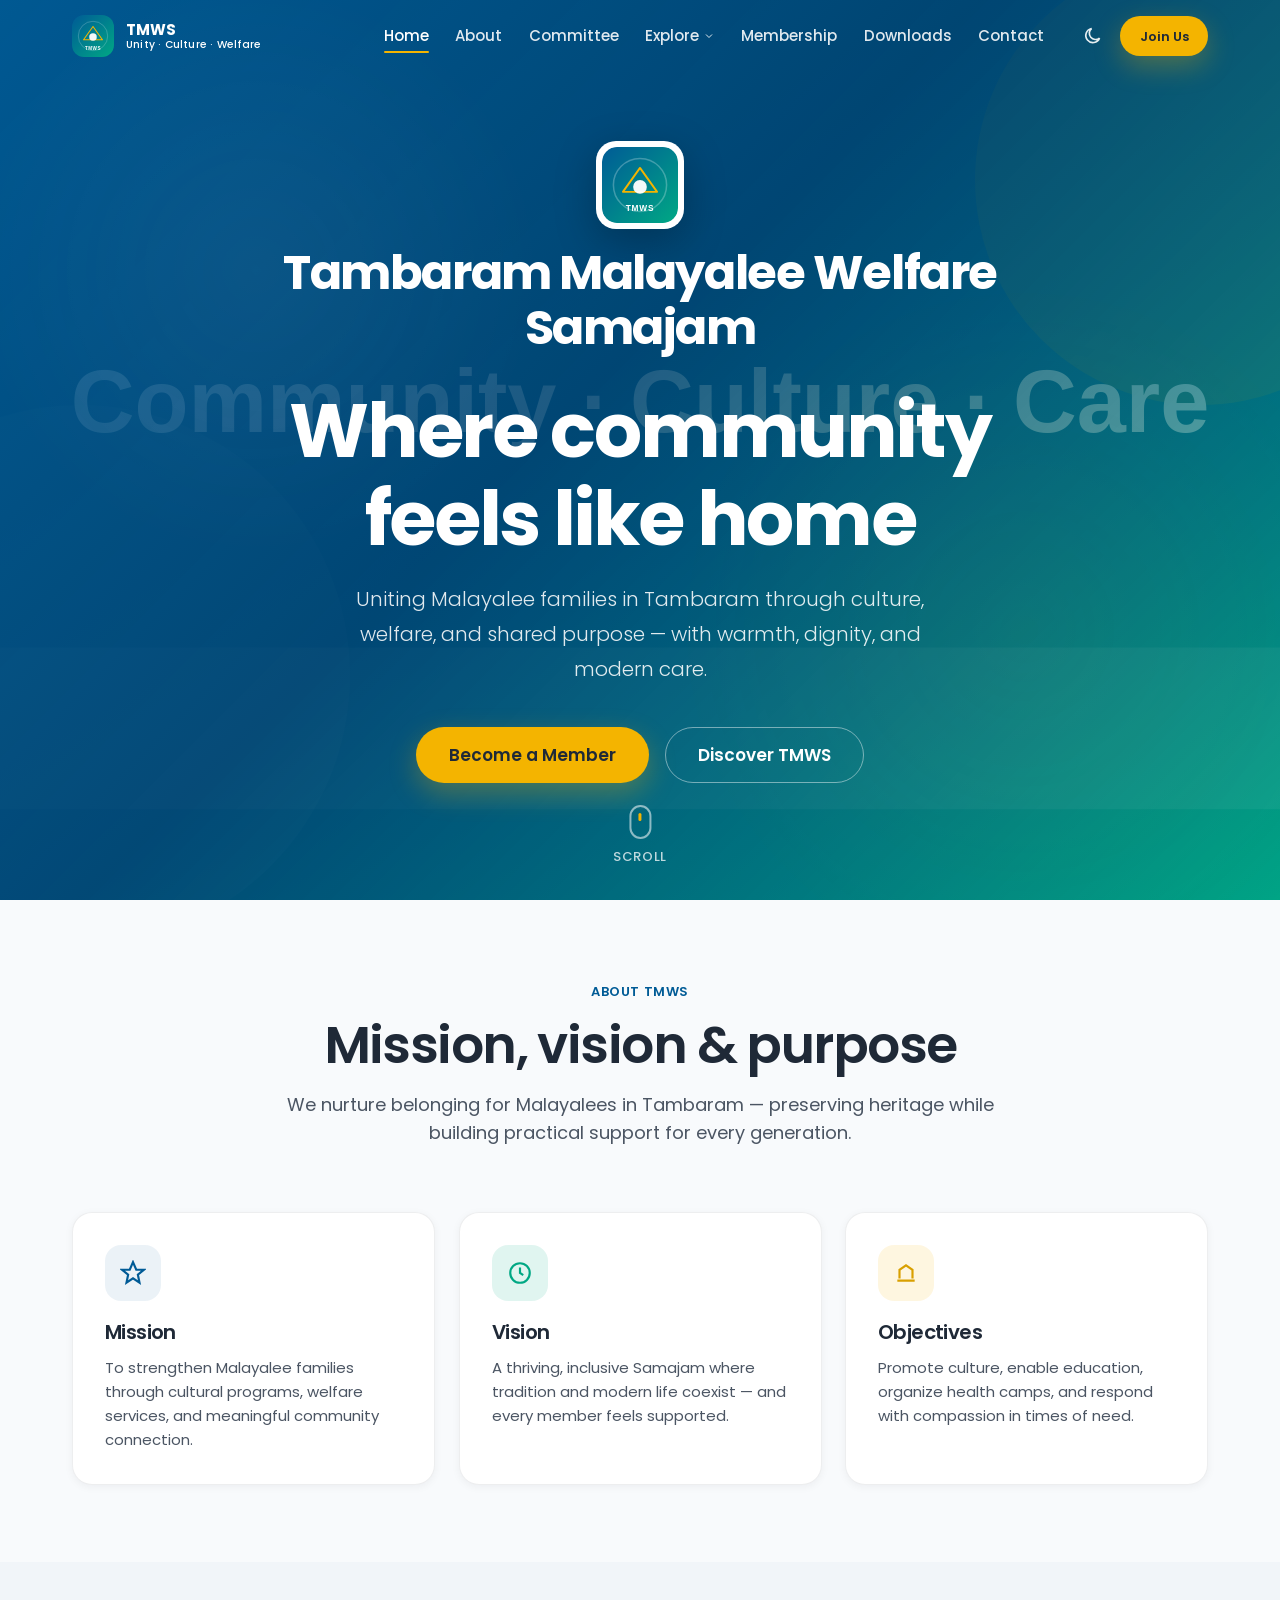
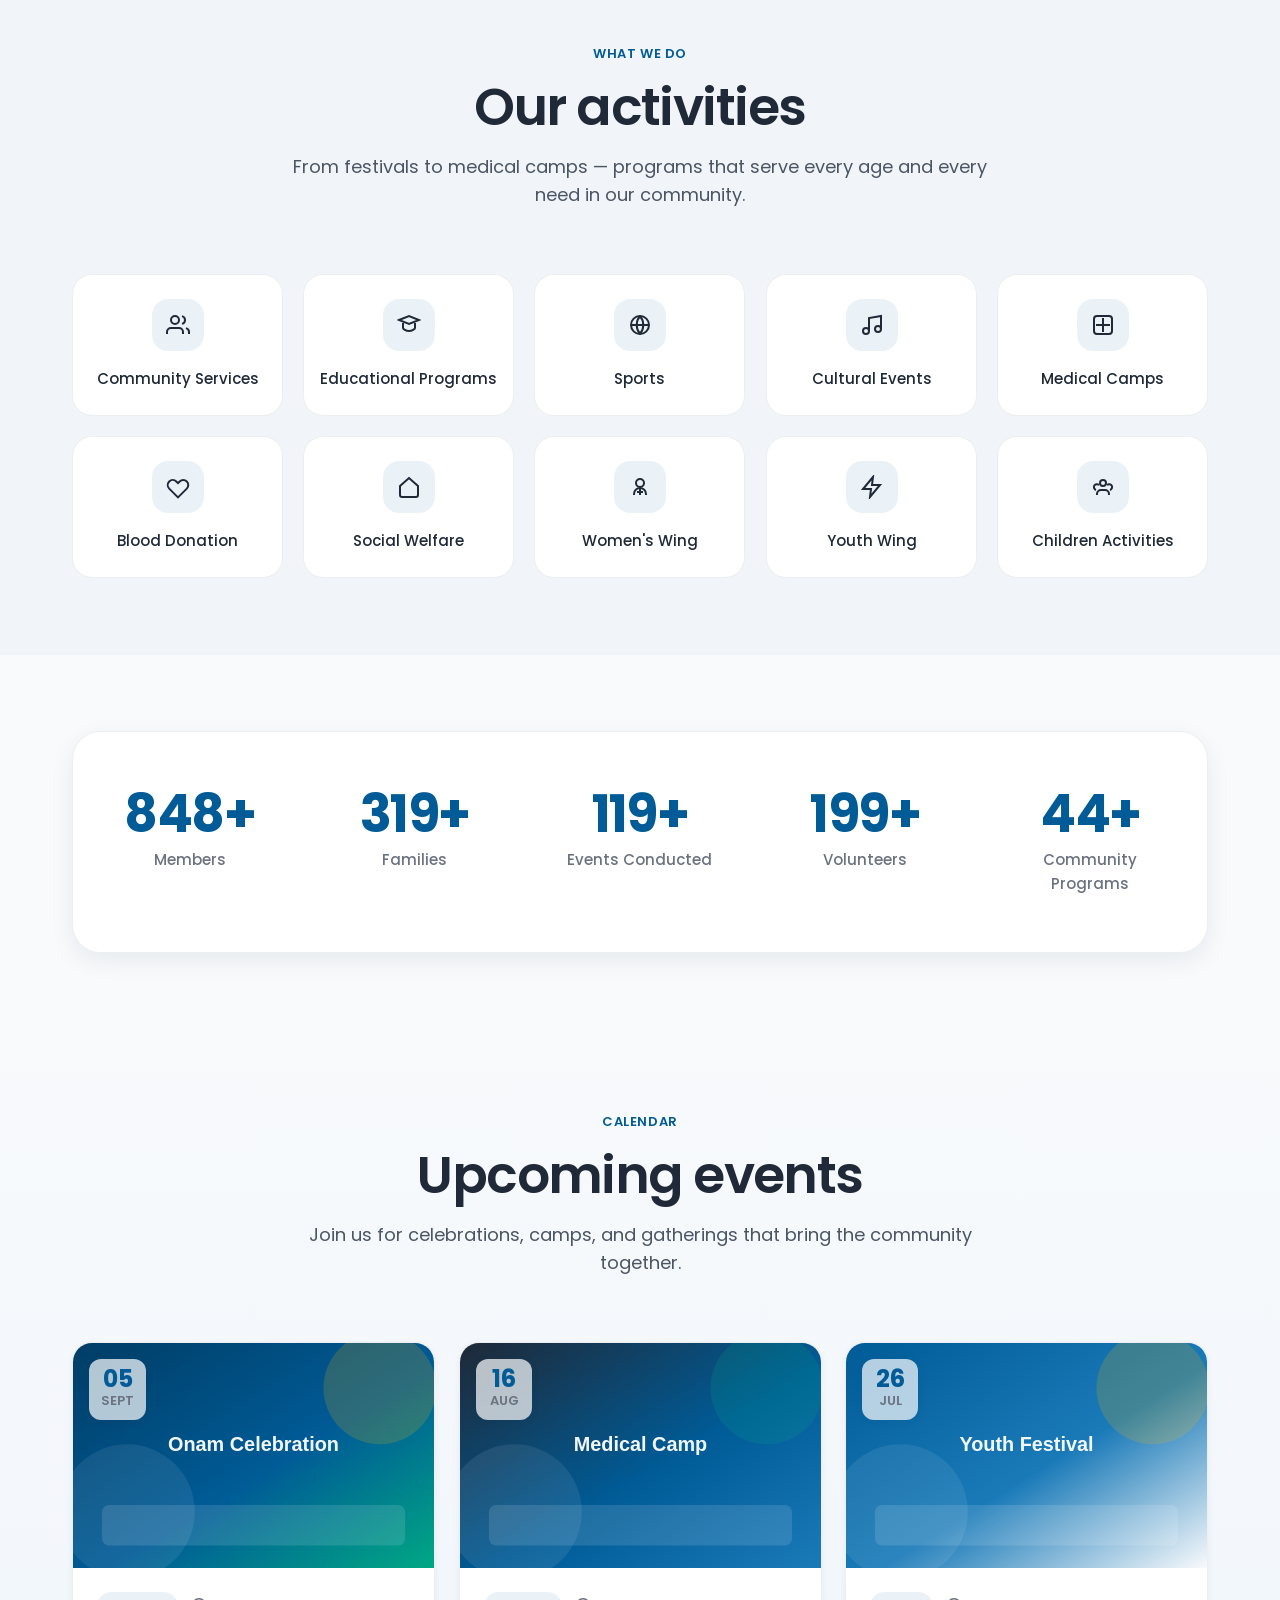
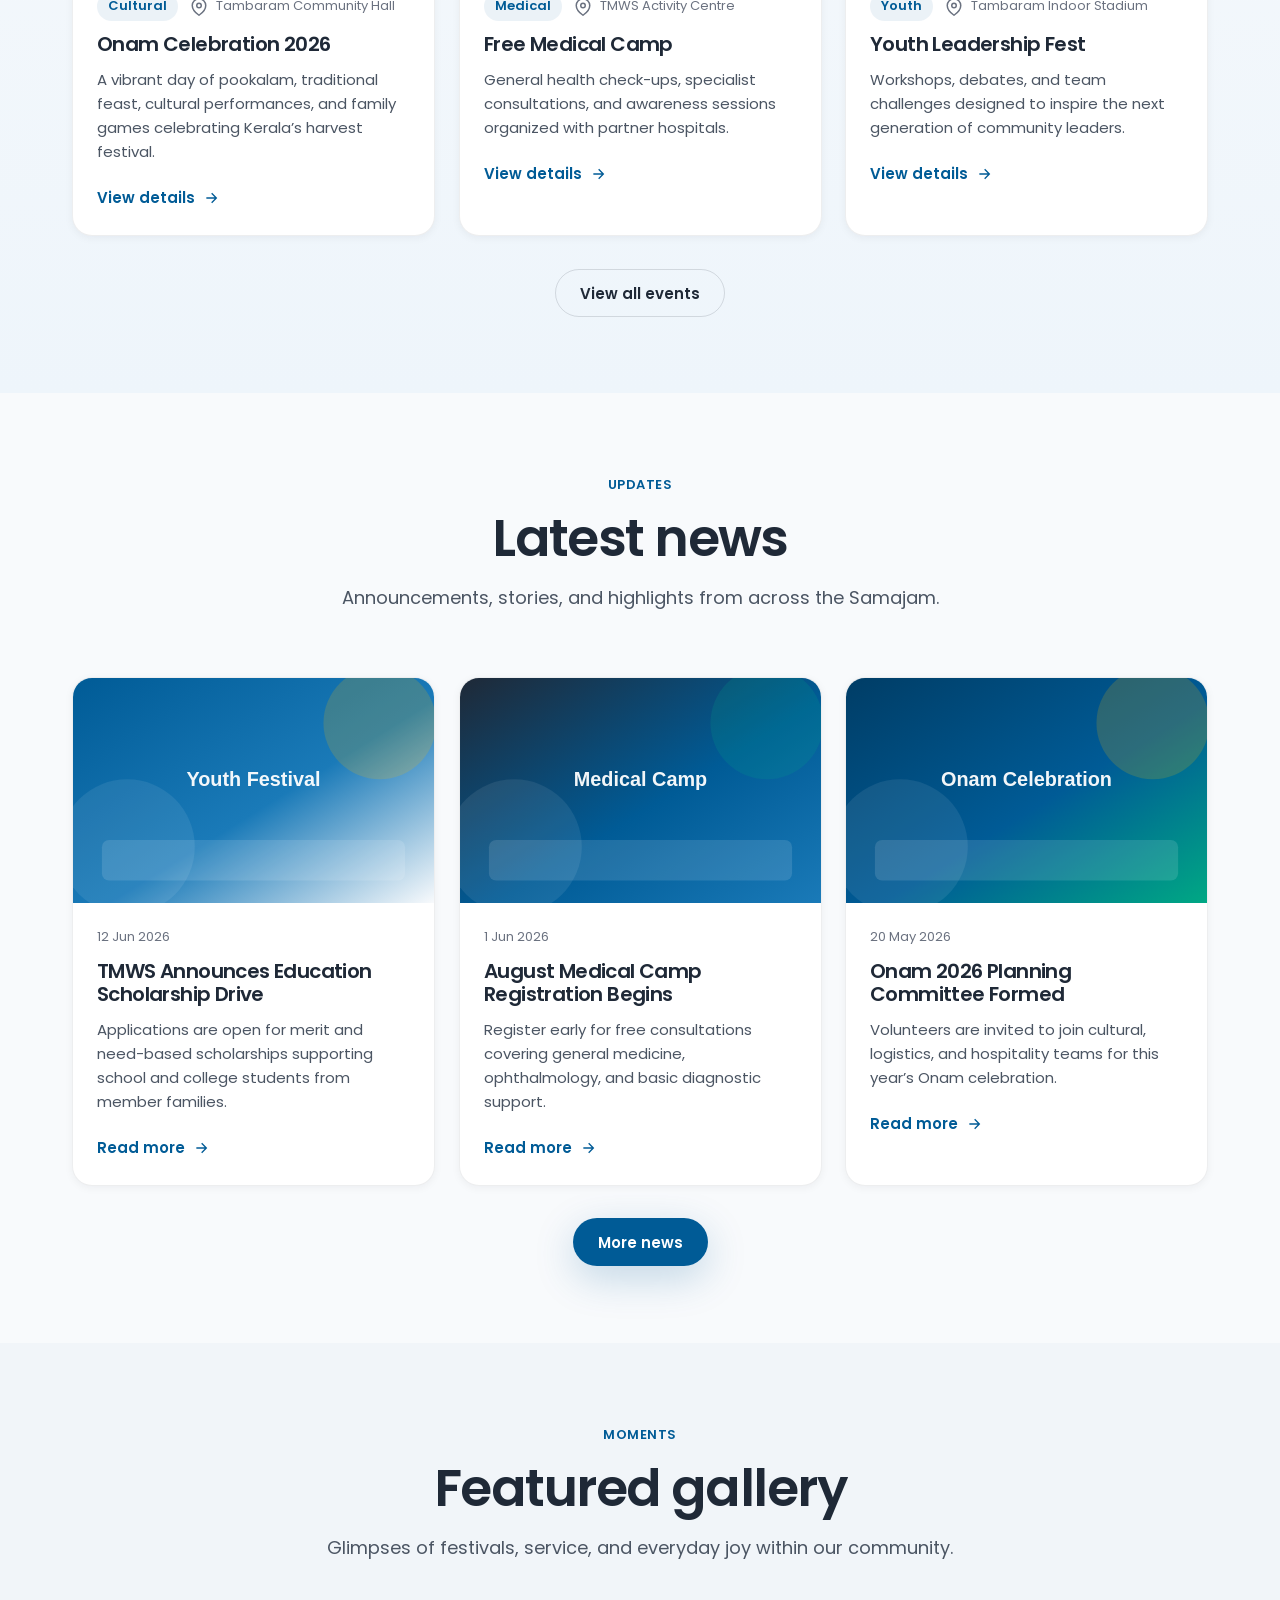
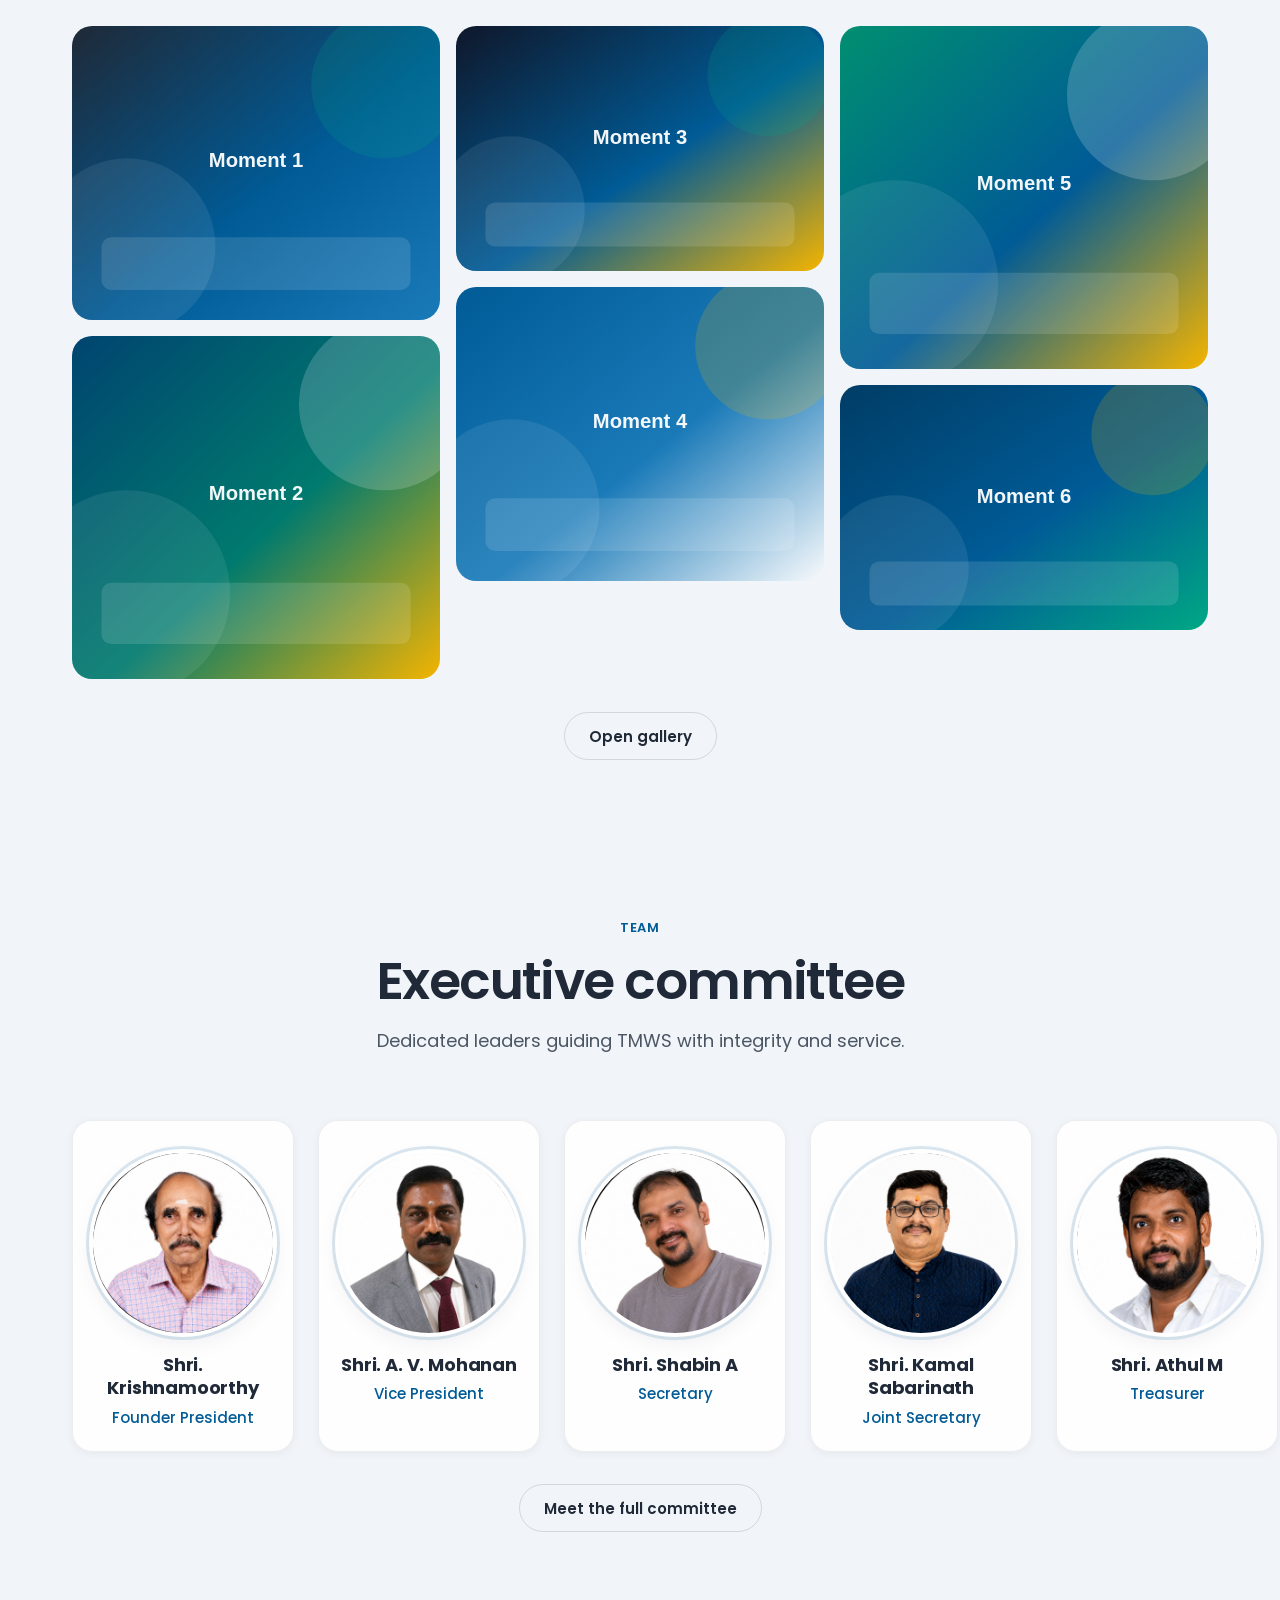
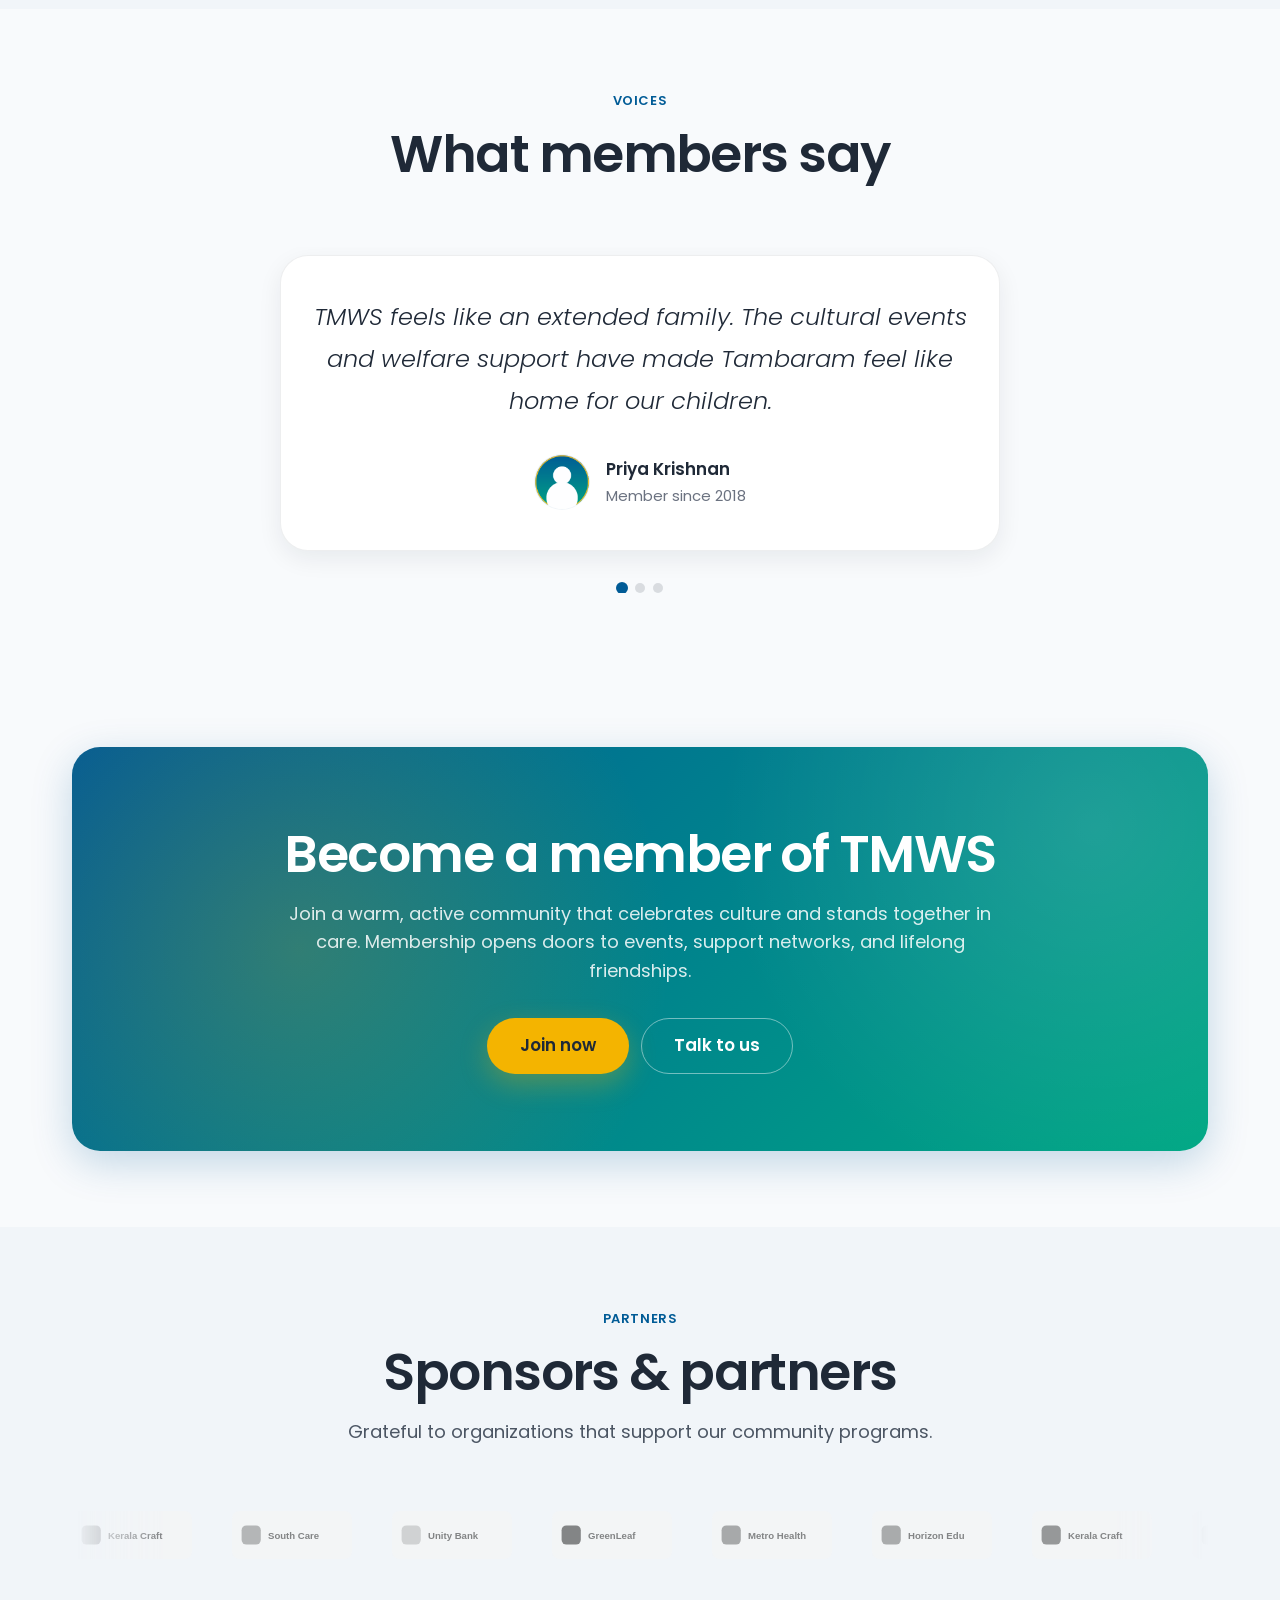
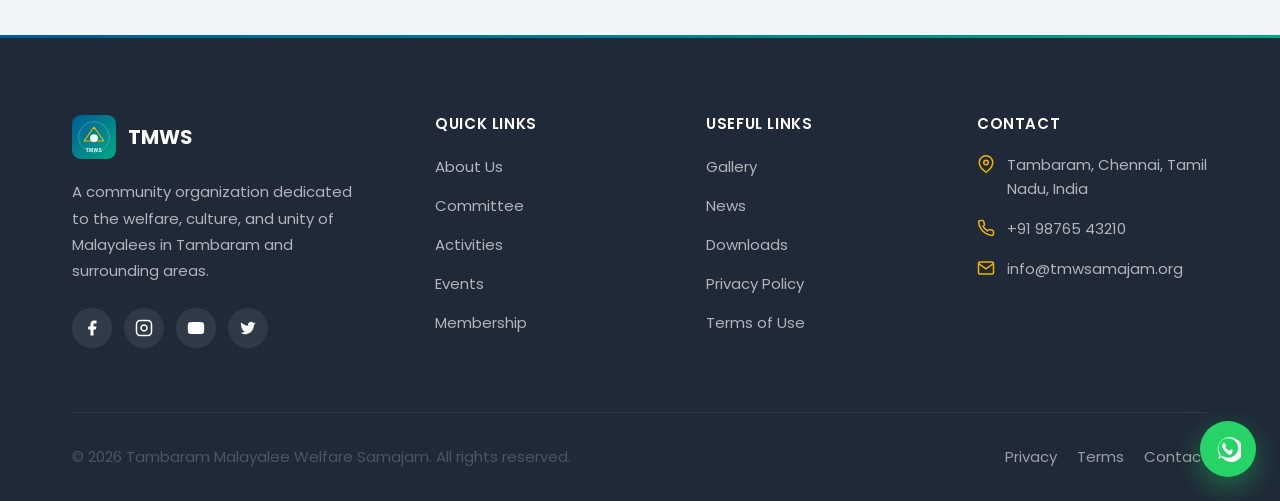
<file: index.html>
<!DOCTYPE html>
<html lang="en">
<head>
  <meta charset="UTF-8" />
  <meta name="viewport" content="width=device-width, initial-scale=1.0" />
  <title>TMWS — Tambaram Malayalee Welfare Samajam</title>
  <meta name="description" content="Tambaram Malayalee Welfare Samajam (TMWS) — a modern community organization fostering Malayalee culture, welfare, and unity in Tambaram, Chennai." />
  <meta name="keywords" content="TMWS, Tambaram Malayalee, Malayalee Samajam, Kerala community Chennai, Onam Tambaram" />
  <meta name="author" content="Tambaram Malayalee Welfare Samajam" />
  <link rel="canonical" href="https://tmwsamajam.github.io/webapp/" />

  <meta property="og:type" content="website" />
  <meta property="og:title" content="TMWS — Tambaram Malayalee Welfare Samajam" />
  <meta property="og:description" content="Unity, culture, and welfare for Malayalee families in Tambaram." />
  <meta property="og:image" content="assets/images/logo/tmws-logo.svg" />
  <meta property="og:url" content="https://tmwsamajam.github.io/webapp/" />
  <meta property="og:site_name" content="TMWS" />

  <meta name="twitter:card" content="summary_large_image" />
  <meta name="twitter:title" content="TMWS — Tambaram Malayalee Welfare Samajam" />
  <meta name="twitter:description" content="Unity, culture, and welfare for Malayalee families in Tambaram." />
  <meta name="twitter:image" content="assets/images/logo/tmws-logo.svg" />

  <link rel="icon" href="favicon.ico" sizes="any" />
  <link rel="icon" href="assets/images/logo/tmws-logo.svg" type="image/svg+xml" />
  <link rel="apple-touch-icon" href="assets/images/logo/tmws-logo.svg" />

  <link rel="preconnect" href="https://fonts.googleapis.com" />
  <link rel="preconnect" href="https://fonts.gstatic.com" crossorigin />
  <link href="https://fonts.googleapis.com/css2?family=Poppins:wght@300;400;500;600;700&display=swap" rel="stylesheet" />

  <link rel="stylesheet" href="assets/css/style.css" />

  <script>
    (function () {
      try {
        var t = localStorage.getItem("tmws-theme");
        if (!t) t = window.matchMedia("(prefers-color-scheme: dark)").matches ? "dark" : "light";
        document.documentElement.setAttribute("data-theme", t);
      } catch (e) {}
    })();
  </script>

  <script type="application/ld+json">
  {
    "@context": "https://schema.org",
    "@type": "Organization",
    "name": "Tambaram Malayalee Welfare Samajam",
    "alternateName": "TMWS",
    "url": "https://tmwsamajam.github.io/webapp/",
    "logo": "https://tmwsamajam.github.io/webapp/assets/images/logo/tmws-logo.svg",
    "email": "info@tmwsamajam.org",
    "telephone": "+91-98765-43210",
    "address": {
      "@type": "PostalAddress",
      "addressLocality": "Tambaram",
      "addressRegion": "Tamil Nadu",
      "addressCountry": "IN"
    },
    "sameAs": [
      "https://facebook.com/",
      "https://instagram.com/",
      "https://youtube.com/"
    ]
  }
  </script>
</head>
<body data-page="home">
  <a class="skip-link" href="#main">Skip to content</a>
  <div class="scroll-progress" data-scroll-progress role="presentation"></div>
  <div class="page-loader" data-page-loader aria-hidden="true">
    <div class="page-loader__spinner" role="status" aria-label="Loading"></div>
  </div>

  <div data-header-mount></div>

  <main id="main">
    <!-- 1. Hero -->
    <section class="hero hero-animate" aria-label="Welcome">
      <div class="hero__bg" data-parallax="0.15" aria-hidden="true">
        <img src="assets/images/hero/hero-banner.svg" alt="" width="1920" height="1080" />
      </div>
      <div class="hero__overlay" aria-hidden="true"></div>
      <div class="hero__pattern" aria-hidden="true"></div>

      <div class="hero__content">
        <div class="hero__brand">
          <img class="hero__logo" src="assets/images/logo/tmws-logo.svg" width="88" height="88" alt="TMWS logo" />
          <p class="hero__org">Tambaram Malayalee Welfare Samajam</p>
        </div>
        <h1 class="hero__title">Where community feels like home</h1>
        <p class="hero__subtitle">
          Uniting Malayalee families in Tambaram through culture, welfare, and shared purpose — with warmth, dignity, and modern care.
        </p>
        <div class="hero__actions">
          <a href="membership.html" class="btn btn--secondary btn--lg">Become a Member</a>
          <a href="about.html" class="btn btn--outline btn--lg">Discover TMWS</a>
        </div>
      </div>

      <a href="#about" class="hero__scroll scroll-indicator" aria-label="Scroll to about section">
        <span class="hero__scroll-mouse" aria-hidden="true"></span>
        Scroll
      </a>
    </section>

    <!-- 2. About TMWS -->
    <section id="about" class="section">
      <div class="container">
        <header class="section-header reveal">
          <p class="section-eyebrow">About TMWS</p>
          <h2 class="section-title">Mission, vision &amp; purpose</h2>
          <p class="section-desc">
            We nurture belonging for Malayalees in Tambaram — preserving heritage while building practical support for every generation.
          </p>
        </header>

        <div class="grid grid--3">
          <article class="feature-card reveal reveal-delay-1">
            <div class="feature-card__icon" aria-hidden="true">
              <svg viewBox="0 0 24 24" fill="none" stroke="currentColor" stroke-width="2"><path d="M12 2l3 7h7l-5.5 4.5L18 21l-6-4-6 4 1.5-7.5L2 9h7z"/></svg>
            </div>
            <h3>Mission</h3>
            <p>To strengthen Malayalee families through cultural programs, welfare services, and meaningful community connection.</p>
          </article>
          <article class="feature-card reveal reveal-delay-2">
            <div class="feature-card__icon feature-card__icon--accent" aria-hidden="true">
              <svg viewBox="0 0 24 24" fill="none" stroke="currentColor" stroke-width="2"><circle cx="12" cy="12" r="9"/><path d="M12 7v5l3 2"/></svg>
            </div>
            <h3>Vision</h3>
            <p>A thriving, inclusive Samajam where tradition and modern life coexist — and every member feels supported.</p>
          </article>
          <article class="feature-card reveal reveal-delay-3">
            <div class="feature-card__icon feature-card__icon--secondary" aria-hidden="true">
              <svg viewBox="0 0 24 24" fill="none" stroke="currentColor" stroke-width="2"><path d="M4 19h16M6 17V9l6-4 6 4v8"/></svg>
            </div>
            <h3>Objectives</h3>
            <p>Promote culture, enable education, organize health camps, and respond with compassion in times of need.</p>
          </article>
        </div>
      </div>
    </section>

    <!-- 3. Our Activities -->
    <section class="section section--muted" id="activities">
      <div class="container">
        <header class="section-header reveal">
          <p class="section-eyebrow">What we do</p>
          <h2 class="section-title">Our activities</h2>
          <p class="section-desc">From festivals to medical camps — programs that serve every age and every need in our community.</p>
        </header>

        <div class="activities-grid">
          <a href="activities.html" class="activity-tile reveal">
            <span class="activity-tile__icon" aria-hidden="true"><svg viewBox="0 0 24 24" fill="none" stroke="currentColor" stroke-width="2"><path d="M17 21v-2a4 4 0 00-4-4H5a4 4 0 00-4 4v2"/><circle cx="9" cy="7" r="4"/><path d="M23 21v-2a4 4 0 00-3-3.87M16 3.13a4 4 0 010 7.75"/></svg></span>
            <span>Community Services</span>
          </a>
          <a href="activities.html#education" class="activity-tile reveal reveal-delay-1">
            <span class="activity-tile__icon" aria-hidden="true"><svg viewBox="0 0 24 24" fill="none" stroke="currentColor" stroke-width="2"><path d="M2 7l10-4 10 4-10 4L2 7z"/><path d="M6 10v5c0 1 3 3 6 3s6-2 6-3v-5"/></svg></span>
            <span>Educational Programs</span>
          </a>
          <a href="activities.html#sports" class="activity-tile reveal reveal-delay-2">
            <span class="activity-tile__icon" aria-hidden="true"><svg viewBox="0 0 24 24" fill="none" stroke="currentColor" stroke-width="2"><circle cx="12" cy="12" r="9"/><path d="M3 12h18M12 3a14 14 0 010 18M12 3a14 14 0 000 18"/></svg></span>
            <span>Sports</span>
          </a>
          <a href="activities.html#cultural" class="activity-tile reveal reveal-delay-3">
            <span class="activity-tile__icon" aria-hidden="true"><svg viewBox="0 0 24 24" fill="none" stroke="currentColor" stroke-width="2"><path d="M9 18V5l12-2v13"/><circle cx="6" cy="18" r="3"/><circle cx="18" cy="16" r="3"/></svg></span>
            <span>Cultural Events</span>
          </a>
          <a href="activities.html#medical" class="activity-tile reveal reveal-delay-4">
            <span class="activity-tile__icon" aria-hidden="true"><svg viewBox="0 0 24 24" fill="none" stroke="currentColor" stroke-width="2"><path d="M12 5v14M5 12h14"/><rect x="3" y="3" width="18" height="18" rx="3"/></svg></span>
            <span>Medical Camps</span>
          </a>
          <a href="activities.html#welfare" class="activity-tile reveal">
            <span class="activity-tile__icon" aria-hidden="true"><svg viewBox="0 0 24 24" fill="none" stroke="currentColor" stroke-width="2"><path d="M20.8 6.5a5 5 0 00-7.1 0L12 8.2l-1.7-1.7a5 5 0 00-7.1 7.1L12 22.4l8.8-8.8a5 5 0 000-7.1z"/></svg></span>
            <span>Blood Donation</span>
          </a>
          <a href="activities.html#welfare" class="activity-tile reveal reveal-delay-1">
            <span class="activity-tile__icon" aria-hidden="true"><svg viewBox="0 0 24 24" fill="none" stroke="currentColor" stroke-width="2"><path d="M3 11l9-8 9 8v9a2 2 0 01-2 2H5a2 2 0 01-2-2v-9z"/></svg></span>
            <span>Social Welfare</span>
          </a>
          <a href="activities.html#women" class="activity-tile reveal reveal-delay-2">
            <span class="activity-tile__icon" aria-hidden="true"><svg viewBox="0 0 24 24" fill="none" stroke="currentColor" stroke-width="2"><circle cx="12" cy="8" r="4"/><path d="M6 20v-1a6 6 0 0112 0v1M12 12v8M9 17h6"/></svg></span>
            <span>Women's Wing</span>
          </a>
          <a href="activities.html#youth" class="activity-tile reveal reveal-delay-3">
            <span class="activity-tile__icon" aria-hidden="true"><svg viewBox="0 0 24 24" fill="none" stroke="currentColor" stroke-width="2"><path d="M13 2L3 14h8l-1 8 10-12h-8l1-8z"/></svg></span>
            <span>Youth Wing</span>
          </a>
          <a href="activities.html#children" class="activity-tile reveal reveal-delay-4">
            <span class="activity-tile__icon" aria-hidden="true"><svg viewBox="0 0 24 24" fill="none" stroke="currentColor" stroke-width="2"><circle cx="12" cy="8" r="3"/><path d="M6 20v-1a4 4 0 014-4h4a4 4 0 014 4v1M8 10a3 3 0 10-3 5M19 15a3 3 0 10-3-5"/></svg></span>
            <span>Children Activities</span>
          </a>
        </div>
      </div>
    </section>

    <!-- 4. Statistics -->
    <section class="section" aria-label="Community statistics">
      <div class="container">
        <div class="stats-band reveal">
          <div class="stats-grid">
            <div class="stat-item">
              <div class="stat-item__value" data-counter="850" data-suffix="+">0</div>
              <div class="stat-item__label">Members</div>
            </div>
            <div class="stat-item">
              <div class="stat-item__value" data-counter="320" data-suffix="+">0</div>
              <div class="stat-item__label">Families</div>
            </div>
            <div class="stat-item">
              <div class="stat-item__value" data-counter="120" data-suffix="+">0</div>
              <div class="stat-item__label">Events Conducted</div>
            </div>
            <div class="stat-item">
              <div class="stat-item__value" data-counter="200" data-suffix="+">0</div>
              <div class="stat-item__label">Volunteers</div>
            </div>
            <div class="stat-item">
              <div class="stat-item__value" data-counter="45" data-suffix="+">0</div>
              <div class="stat-item__label">Community Programs</div>
            </div>
          </div>
        </div>
      </div>
    </section>

    <!-- 5. Upcoming Events -->
    <section class="section section--gradient" id="events">
      <div class="container">
        <header class="section-header reveal">
          <p class="section-eyebrow">Calendar</p>
          <h2 class="section-title">Upcoming events</h2>
          <p class="section-desc">Join us for celebrations, camps, and gatherings that bring the community together.</p>
        </header>
        <div class="grid grid--3" data-home-events></div>
        <div class="text-center mt-8 reveal">
          <a href="events.html" class="btn btn--outline-dark">View all events</a>
        </div>
      </div>
    </section>

    <!-- 6. Latest News -->
    <section class="section" id="news">
      <div class="container">
        <header class="section-header reveal">
          <p class="section-eyebrow">Updates</p>
          <h2 class="section-title">Latest news</h2>
          <p class="section-desc">Announcements, stories, and highlights from across the Samajam.</p>
        </header>
        <div class="grid grid--3" data-home-news></div>
        <div class="text-center mt-8 reveal">
          <a href="news.html" class="btn btn--primary">More news</a>
        </div>
      </div>
    </section>

    <!-- 7. Featured Gallery -->
    <section class="section section--muted" id="gallery">
      <div class="container">
        <header class="section-header reveal">
          <p class="section-eyebrow">Moments</p>
          <h2 class="section-title">Featured gallery</h2>
          <p class="section-desc">Glimpses of festivals, service, and everyday joy within our community.</p>
        </header>
        <div class="gallery-grid" data-home-gallery data-gallery-grid></div>
        <div class="text-center mt-8 reveal">
          <a href="gallery.html" class="btn btn--outline-dark">Open gallery</a>
        </div>
      </div>
    </section>

    <!-- 9. Executive Committee Preview -->
    <section class="section section--muted" id="committee">
      <div class="container">
        <header class="section-header reveal">
          <p class="section-eyebrow">Team</p>
          <h2 class="section-title">Executive committee</h2>
          <p class="section-desc">Dedicated leaders guiding TMWS with integrity and service.</p>
        </header>
        <div class="committee-grid" data-home-committee></div>
        <div class="text-center mt-8 reveal">
          <a href="committee.html" class="btn btn--outline-dark">Meet the full committee</a>
        </div>
      </div>
    </section>

    <!-- 10. Testimonials -->
    <section class="section" id="testimonials">
      <div class="container">
        <header class="section-header reveal">
          <p class="section-eyebrow">Voices</p>
          <h2 class="section-title">What members say</h2>
        </header>
        <div class="testimonial-slider reveal" data-testimonial-slider>
          <div class="testimonial-track" data-home-testimonials></div>
          <div class="testimonial-dots" role="tablist" aria-label="Testimonial navigation"></div>
        </div>
      </div>
    </section>

    <!-- 11. Become a Member -->
    <section class="section">
      <div class="container">
        <div class="cta-banner reveal">
          <h2>Become a member of TMWS</h2>
          <p>Join a warm, active community that celebrates culture and stands together in care. Membership opens doors to events, support networks, and lifelong friendships.</p>
          <div class="btn-group flex--center">
            <a href="membership.html" class="btn btn--secondary btn--lg">Join now</a>
            <a href="contact.html" class="btn btn--outline btn--lg">Talk to us</a>
          </div>
        </div>
      </div>
    </section>

    <!-- 12. Sponsors & Partners -->
    <section class="section section--muted" id="sponsors" aria-label="Sponsors and partners">
      <div class="container">
        <header class="section-header reveal">
          <p class="section-eyebrow">Partners</p>
          <h2 class="section-title">Sponsors &amp; partners</h2>
          <p class="section-desc">Grateful to organizations that support our community programs.</p>
        </header>
        <div class="sponsors-track reveal" aria-hidden="true">
          <div class="sponsors-track__inner">
            <img class="sponsor-logo" src="assets/images/sponsors/sponsor-1.svg" alt="" height="48" />
            <img class="sponsor-logo" src="assets/images/sponsors/sponsor-2.svg" alt="" height="48" />
            <img class="sponsor-logo" src="assets/images/sponsors/sponsor-3.svg" alt="" height="48" />
            <img class="sponsor-logo" src="assets/images/sponsors/sponsor-4.svg" alt="" height="48" />
            <img class="sponsor-logo" src="assets/images/sponsors/sponsor-5.svg" alt="" height="48" />
            <img class="sponsor-logo" src="assets/images/sponsors/sponsor-6.svg" alt="" height="48" />
            <img class="sponsor-logo" src="assets/images/sponsors/sponsor-1.svg" alt="" height="48" />
            <img class="sponsor-logo" src="assets/images/sponsors/sponsor-2.svg" alt="" height="48" />
            <img class="sponsor-logo" src="assets/images/sponsors/sponsor-3.svg" alt="" height="48" />
            <img class="sponsor-logo" src="assets/images/sponsors/sponsor-4.svg" alt="" height="48" />
            <img class="sponsor-logo" src="assets/images/sponsors/sponsor-5.svg" alt="" height="48" />
            <img class="sponsor-logo" src="assets/images/sponsors/sponsor-6.svg" alt="" height="48" />
          </div>
        </div>
      </div>
    </section>
  </main>

  <div data-footer-mount></div>

  <script src="assets/js/theme.js" defer></script>
  <script src="assets/js/navigation.js" defer></script>
  <script src="assets/js/animations.js" defer></script>
  <script src="assets/js/counter.js" defer></script>
  <script src="assets/js/gallery.js" defer></script>
  <script src="assets/js/main.js" defer></script>
</body>
</html>
</file>
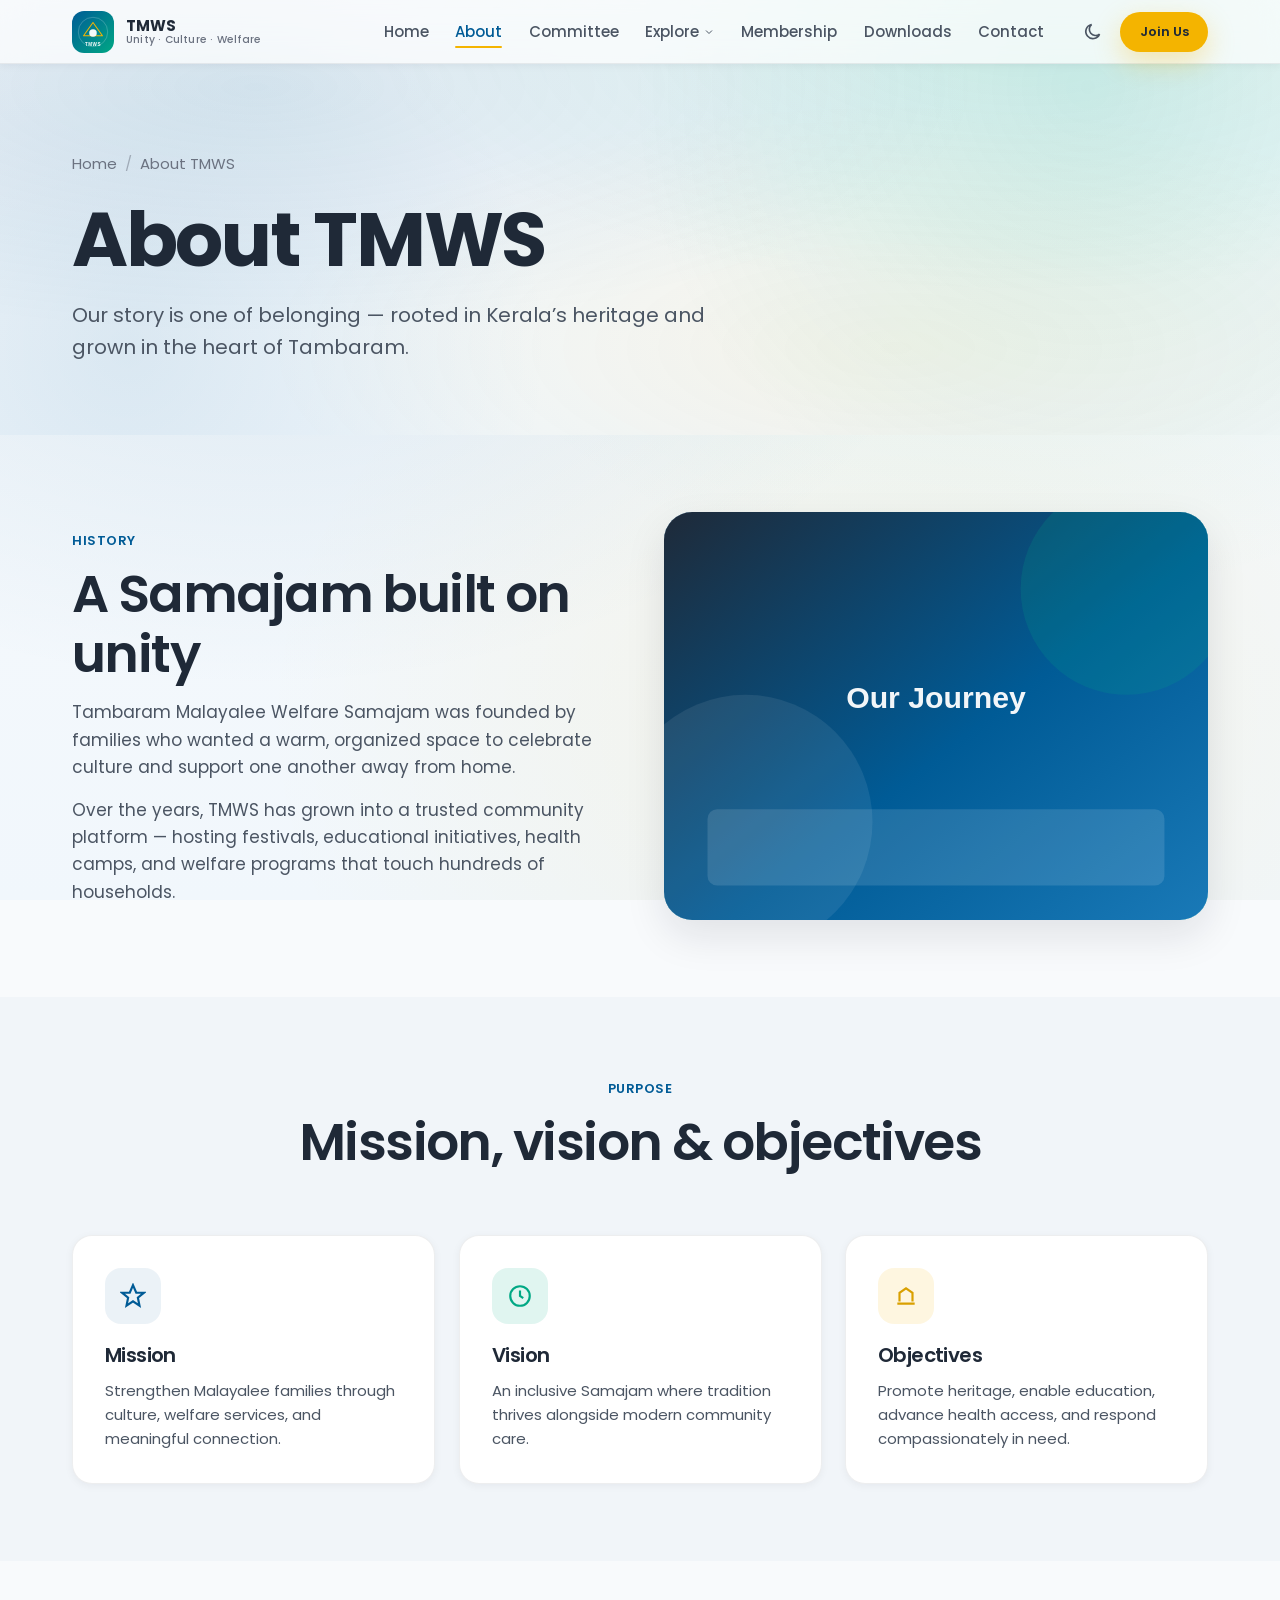
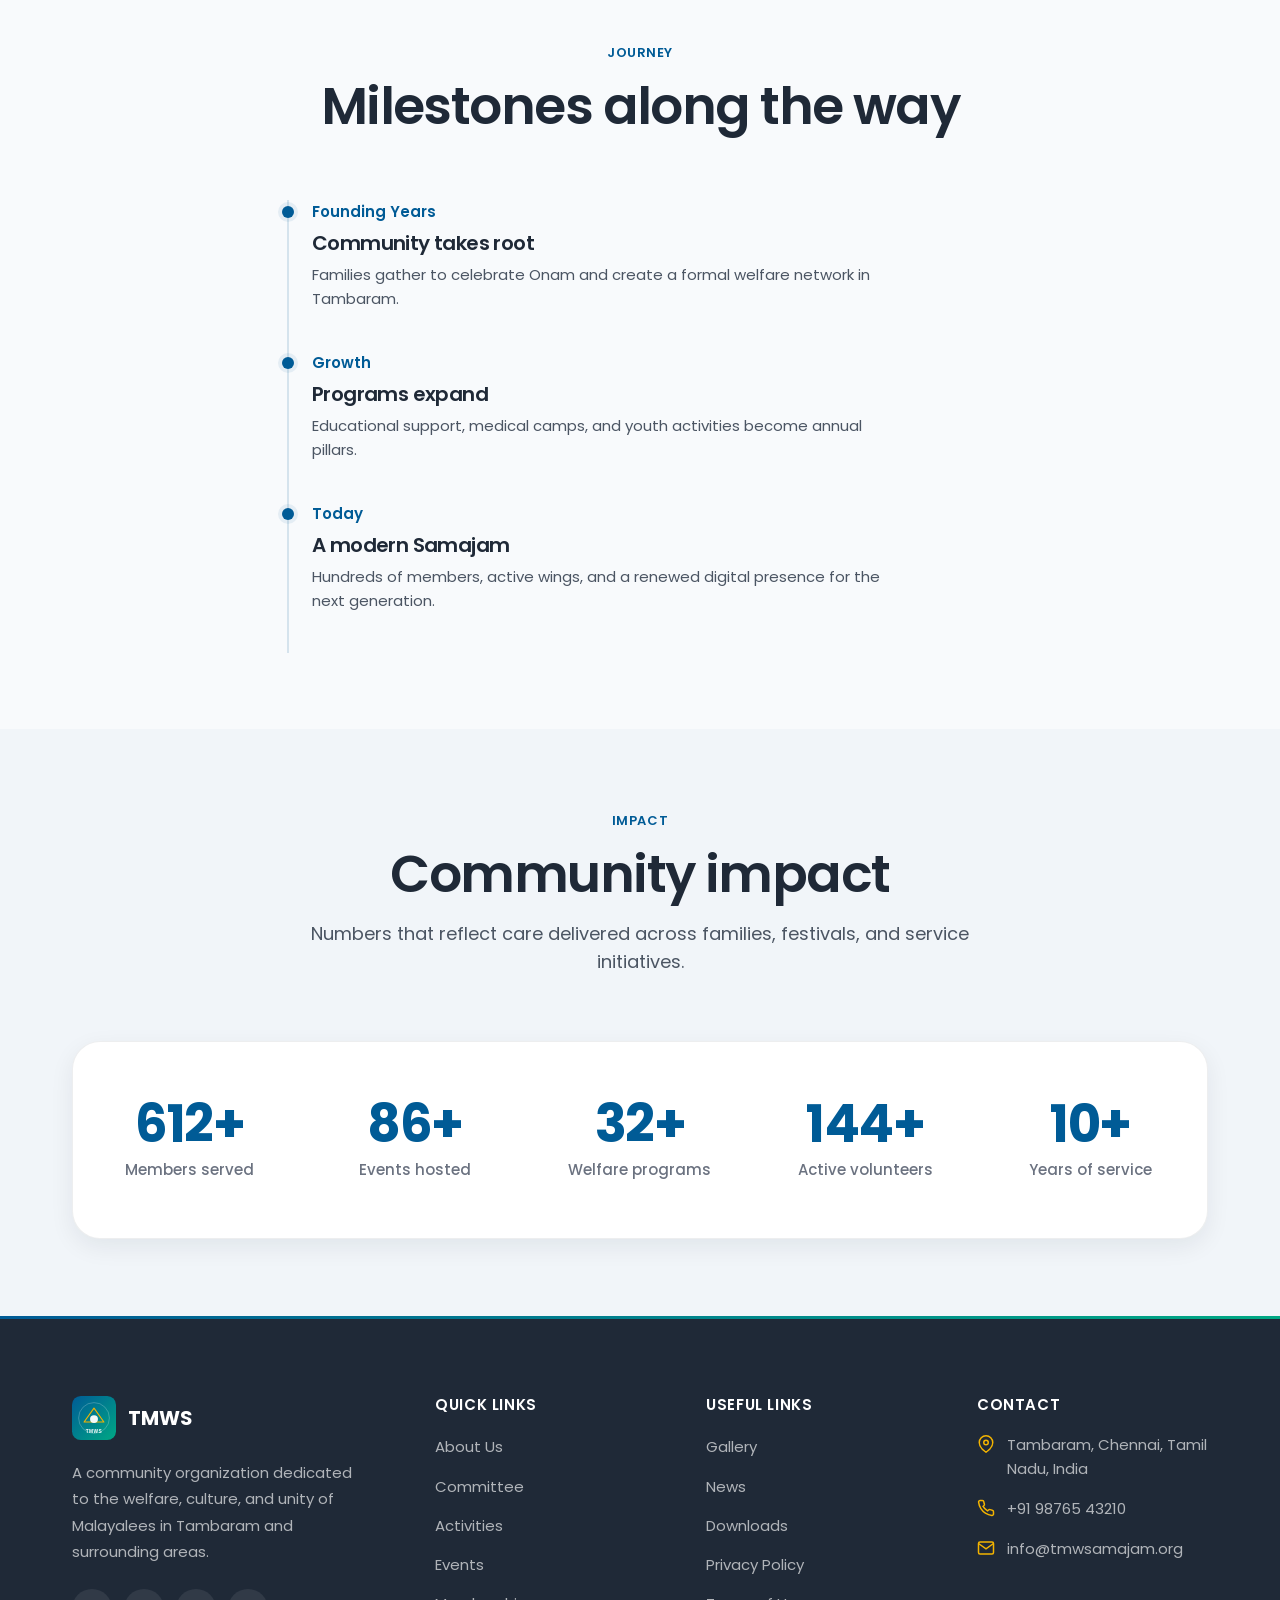
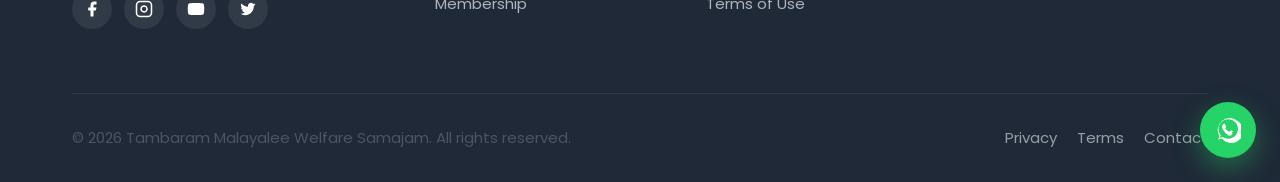
<file: about.html>
<!DOCTYPE html>
<html lang="en">
<head>
  <meta charset="UTF-8" />
  <meta name="viewport" content="width=device-width, initial-scale=1.0" />
  <title>About — TMWS</title>
  <meta name="description" content="History, mission, vision, and community impact of Tambaram Malayalee Welfare Samajam." />
  <link rel="canonical" href="https://tmwsamajam.github.io/webapp/about.html" />
  <meta property="og:type" content="website" />
  <meta property="og:title" content="About — TMWS" />
  <meta property="og:description" content="History, mission, vision, and community impact of Tambaram Malayalee Welfare Samajam." />
  <meta property="og:image" content="assets/images/logo/tmws-logo.svg" />
  <meta property="og:url" content="https://tmwsamajam.github.io/webapp/about.html" />
  <meta name="twitter:card" content="summary_large_image" />
  <meta name="twitter:title" content="About — TMWS" />
  <meta name="twitter:description" content="History, mission, vision, and community impact of Tambaram Malayalee Welfare Samajam." />
  <link rel="icon" href="favicon.ico" sizes="any" />
  <link rel="icon" href="assets/images/logo/tmws-logo.svg" type="image/svg+xml" />
  <link rel="preconnect" href="https://fonts.googleapis.com" />
  <link rel="preconnect" href="https://fonts.gstatic.com" crossorigin />
  <link href="https://fonts.googleapis.com/css2?family=Poppins:wght@300;400;500;600;700&display=swap" rel="stylesheet" />
  <link rel="stylesheet" href="assets/css/style.css" />
  <script>
    (function () {
      try {
        var t = localStorage.getItem("tmws-theme");
        if (!t) t = window.matchMedia("(prefers-color-scheme: dark)").matches ? "dark" : "light";
        document.documentElement.setAttribute("data-theme", t);
      } catch (e) {}
    })();
  </script>
  
</head><body data-page="about">
  <a class="skip-link" href="#main">Skip to content</a>
  <div class="scroll-progress" data-scroll-progress role="presentation"></div>
  <div class="page-loader" data-page-loader aria-hidden="true"><div class="page-loader__spinner" role="status" aria-label="Loading"></div></div>
  <div data-header-mount></div>
  <main id="main">
    <section class="page-hero">
      <div class="container">
        <nav class="breadcrumb" aria-label="Breadcrumb">
          <a href="index.html">Home</a>
          <span class="breadcrumb__sep" aria-hidden="true">/</span>
          <span aria-current="page">About TMWS</span>
        </nav>
        <h1 class="page-hero__title reveal">About TMWS</h1>
        <p class="page-hero__desc reveal">Our story is one of belonging — rooted in Kerala’s heritage and grown in the heart of Tambaram.</p>
      </div>
    </section>

    <section class="section">
      <div class="container">
        <div class="split-section">
          <div class="reveal">
            <p class="section-eyebrow">History</p>
            <h2 class="section-title">A Samajam built on unity</h2>
            <div class="prose-block">
              <p>Tambaram Malayalee Welfare Samajam was founded by families who wanted a warm, organized space to celebrate culture and support one another away from home.</p>
              <p>Over the years, TMWS has grown into a trusted community platform — hosting festivals, educational initiatives, health camps, and welfare programs that touch hundreds of households.</p>
            </div>
          </div>
          <div class="split-section__visual reveal reveal--right">
            <img src="assets/images/backgrounds/about-visual.svg" alt="Abstract visual representing TMWS journey" loading="lazy" width="900" height="700" />
          </div>
        </div>
      </div>
    </section>

    <section class="section section--muted">
      <div class="container">
        <header class="section-header reveal">
          <p class="section-eyebrow">Purpose</p>
          <h2 class="section-title">Mission, vision &amp; objectives</h2>
        </header>
        <div class="grid grid--3">
          <article class="feature-card reveal"><div class="feature-card__icon" aria-hidden="true"><svg viewBox="0 0 24 24" fill="none" stroke="currentColor" stroke-width="2"><path d="M12 2l3 7h7l-5.5 4.5L18 21l-6-4-6 4 1.5-7.5L2 9h7z"/></svg></div><h3>Mission</h3><p>Strengthen Malayalee families through culture, welfare services, and meaningful connection.</p></article>
          <article class="feature-card reveal reveal-delay-1"><div class="feature-card__icon feature-card__icon--accent" aria-hidden="true"><svg viewBox="0 0 24 24" fill="none" stroke="currentColor" stroke-width="2"><circle cx="12" cy="12" r="9"/><path d="M12 7v5l3 2"/></svg></div><h3>Vision</h3><p>An inclusive Samajam where tradition thrives alongside modern community care.</p></article>
          <article class="feature-card reveal reveal-delay-2"><div class="feature-card__icon feature-card__icon--secondary" aria-hidden="true"><svg viewBox="0 0 24 24" fill="none" stroke="currentColor" stroke-width="2"><path d="M4 19h16M6 17V9l6-4 6 4v8"/></svg></div><h3>Objectives</h3><p>Promote heritage, enable education, advance health access, and respond compassionately in need.</p></article>
        </div>
      </div>
    </section>

    <section class="section">
      <div class="container">
        <header class="section-header reveal">
          <p class="section-eyebrow">Journey</p>
          <h2 class="section-title">Milestones along the way</h2>
        </header>
        <div class="timeline">
          <div class="timeline__item reveal"><p class="timeline__year">Founding Years</p><h3 class="timeline__title">Community takes root</h3><p class="timeline__text">Families gather to celebrate Onam and create a formal welfare network in Tambaram.</p></div>
          <div class="timeline__item reveal"><p class="timeline__year">Growth</p><h3 class="timeline__title">Programs expand</h3><p class="timeline__text">Educational support, medical camps, and youth activities become annual pillars.</p></div>
          <div class="timeline__item reveal"><p class="timeline__year">Today</p><h3 class="timeline__title">A modern Samajam</h3><p class="timeline__text">Hundreds of members, active wings, and a renewed digital presence for the next generation.</p></div>
        </div>
      </div>
    </section>

    <section class="section section--muted">
      <div class="container">
        <header class="section-header reveal">
          <p class="section-eyebrow">Impact</p>
          <h2 class="section-title">Community impact</h2>
          <p class="section-desc">Numbers that reflect care delivered across families, festivals, and service initiatives.</p>
        </header>
        <div class="stats-band reveal">
          <div class="stats-grid">
            <div class="stat-item"><div class="stat-item__value" data-counter="850" data-suffix="+">0</div><div class="stat-item__label">Members served</div></div>
            <div class="stat-item"><div class="stat-item__value" data-counter="120" data-suffix="+">0</div><div class="stat-item__label">Events hosted</div></div>
            <div class="stat-item"><div class="stat-item__value" data-counter="45" data-suffix="+">0</div><div class="stat-item__label">Welfare programs</div></div>
            <div class="stat-item"><div class="stat-item__value" data-counter="200" data-suffix="+">0</div><div class="stat-item__label">Active volunteers</div></div>
            <div class="stat-item"><div class="stat-item__value" data-counter="15" data-suffix="+">0</div><div class="stat-item__label">Years of service</div></div>
          </div>
        </div>
      </div>
    </section>
  </main>

  <div data-footer-mount></div>
  <script src="assets/js/theme.js" defer></script>
  <script src="assets/js/navigation.js" defer></script>
  <script src="assets/js/animations.js" defer></script>
  <script src="assets/js/counter.js" defer></script>
  <script src="assets/js/gallery.js" defer></script>
  <script src="assets/js/main.js" defer></script>
</body>
</html>
</file>
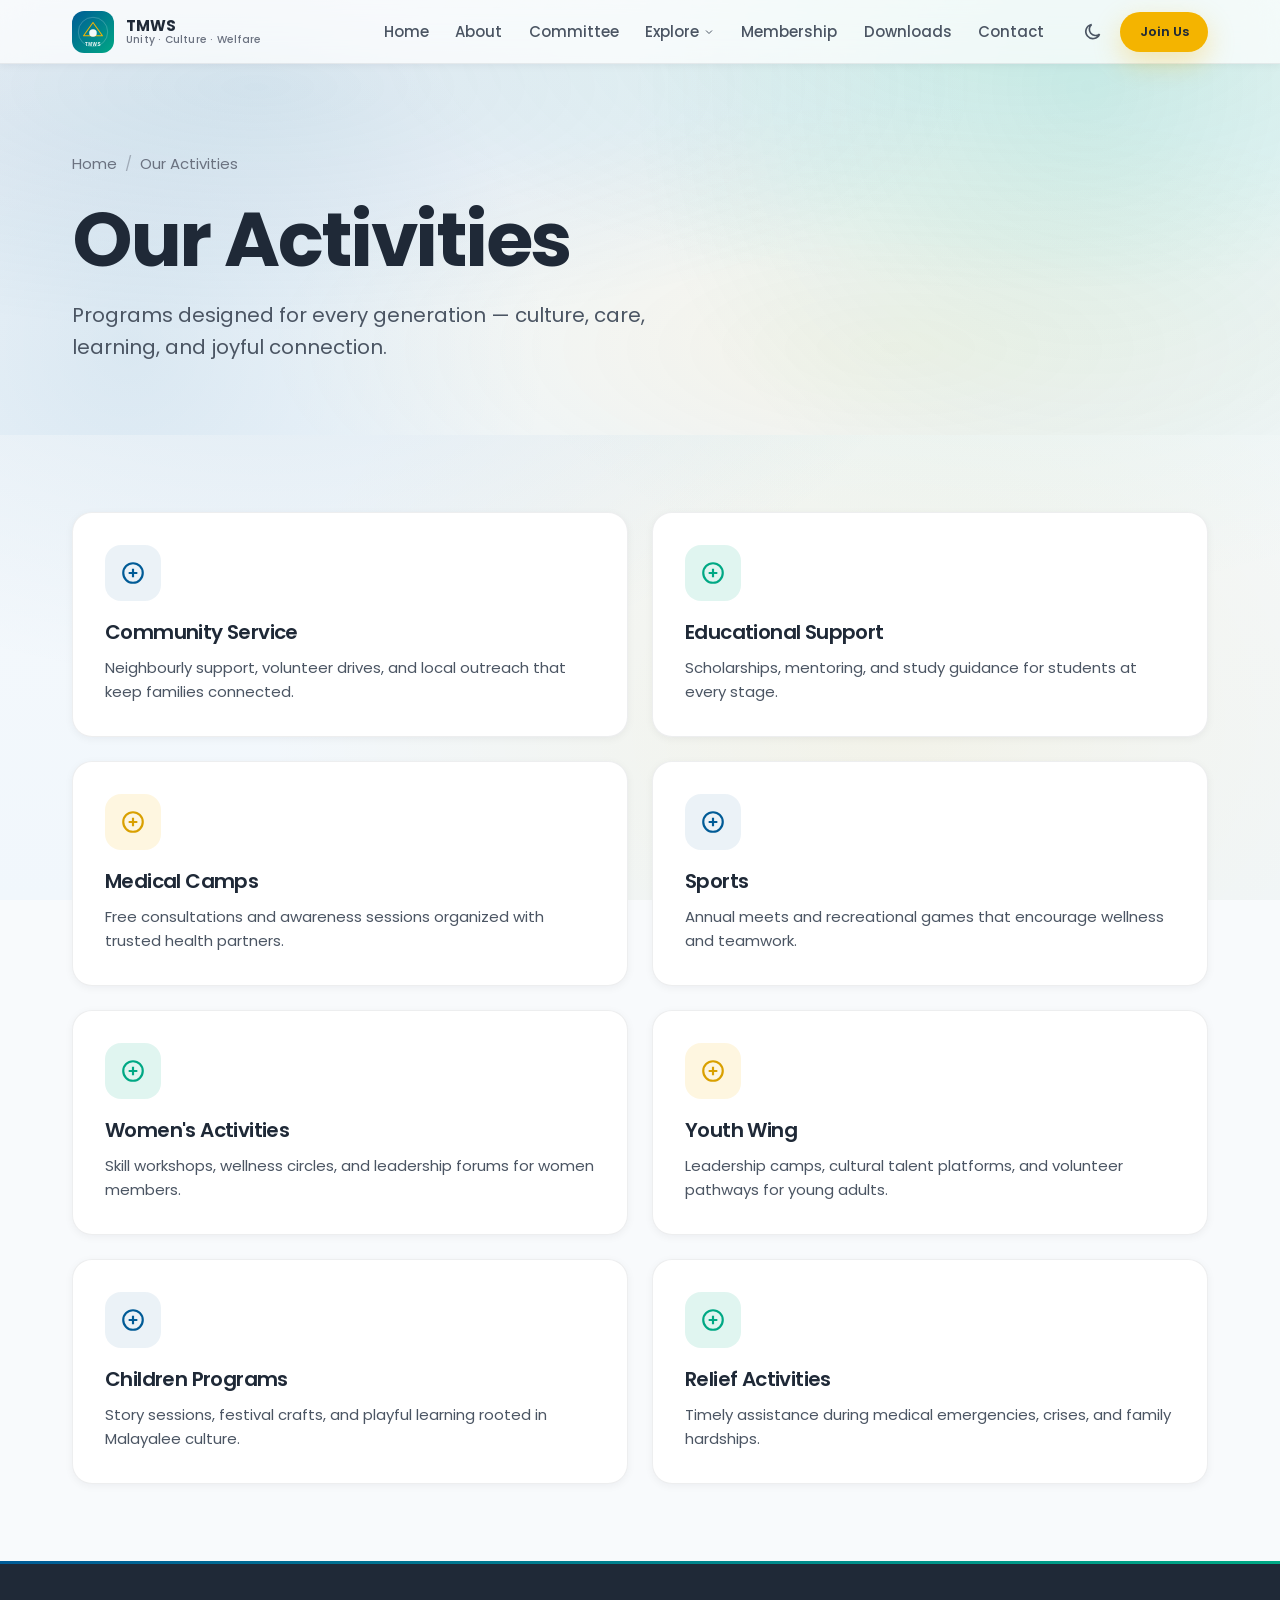
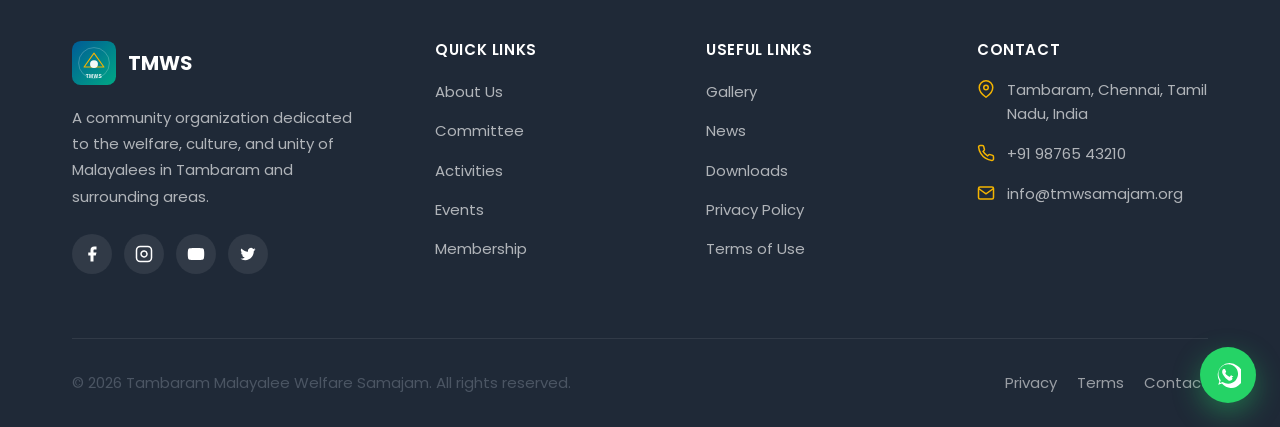
<file: activities.html>
<!DOCTYPE html>
<html lang="en">
<head>
  <meta charset="UTF-8" />
  <meta name="viewport" content="width=device-width, initial-scale=1.0" />
  <title>Activities — TMWS</title>
  <meta name="description" content="Explore community service, education, medical camps, sports, and cultural programs at TMWS." />
  <link rel="canonical" href="https://tmwsamajam.github.io/webapp/activities.html" />
  <meta property="og:type" content="website" />
  <meta property="og:title" content="Activities — TMWS" />
  <meta property="og:description" content="Explore community service, education, medical camps, sports, and cultural programs at TMWS." />
  <meta property="og:image" content="assets/images/logo/tmws-logo.svg" />
  <meta property="og:url" content="https://tmwsamajam.github.io/webapp/activities.html" />
  <meta name="twitter:card" content="summary_large_image" />
  <meta name="twitter:title" content="Activities — TMWS" />
  <meta name="twitter:description" content="Explore community service, education, medical camps, sports, and cultural programs at TMWS." />
  <link rel="icon" href="favicon.ico" sizes="any" />
  <link rel="icon" href="assets/images/logo/tmws-logo.svg" type="image/svg+xml" />
  <link rel="preconnect" href="https://fonts.googleapis.com" />
  <link rel="preconnect" href="https://fonts.gstatic.com" crossorigin />
  <link href="https://fonts.googleapis.com/css2?family=Poppins:wght@300;400;500;600;700&display=swap" rel="stylesheet" />
  <link rel="stylesheet" href="assets/css/style.css" />
  <script>
    (function () {
      try {
        var t = localStorage.getItem("tmws-theme");
        if (!t) t = window.matchMedia("(prefers-color-scheme: dark)").matches ? "dark" : "light";
        document.documentElement.setAttribute("data-theme", t);
      } catch (e) {}
    })();
  </script>
  
</head><body data-page="activities">
  <a class="skip-link" href="#main">Skip to content</a>
  <div class="scroll-progress" data-scroll-progress role="presentation"></div>
  <div class="page-loader" data-page-loader aria-hidden="true"><div class="page-loader__spinner" role="status" aria-label="Loading"></div></div>
  <div data-header-mount></div>
  <main id="main">
    <section class="page-hero">
      <div class="container">
        <nav class="breadcrumb" aria-label="Breadcrumb">
          <a href="index.html">Home</a>
          <span class="breadcrumb__sep" aria-hidden="true">/</span>
          <span aria-current="page">Our Activities</span>
        </nav>
        <h1 class="page-hero__title reveal">Our Activities</h1>
        <p class="page-hero__desc reveal">Programs designed for every generation — culture, care, learning, and joyful connection.</p>
      </div>
    </section>
    <section class="section"><div class="container"><div class="grid grid--2">
<article class="feature-card reveal" id="community">
    <div class="feature-card__icon" aria-hidden="true">
      <svg viewBox="0 0 24 24" fill="none" stroke="currentColor" stroke-width="2"><circle cx="12" cy="12" r="9"/><path d="M8 12h8M12 8v8"/></svg>
    </div>
    <h3>Community Service</h3><p>Neighbourly support, volunteer drives, and local outreach that keep families connected.</p>
  </article>
<article class="feature-card reveal" id="education">
    <div class="feature-card__icon feature-card__icon--accent" aria-hidden="true">
      <svg viewBox="0 0 24 24" fill="none" stroke="currentColor" stroke-width="2"><circle cx="12" cy="12" r="9"/><path d="M8 12h8M12 8v8"/></svg>
    </div>
    <h3>Educational Support</h3><p>Scholarships, mentoring, and study guidance for students at every stage.</p>
  </article>
<article class="feature-card reveal" id="medical">
    <div class="feature-card__icon feature-card__icon--secondary" aria-hidden="true">
      <svg viewBox="0 0 24 24" fill="none" stroke="currentColor" stroke-width="2"><circle cx="12" cy="12" r="9"/><path d="M8 12h8M12 8v8"/></svg>
    </div>
    <h3>Medical Camps</h3><p>Free consultations and awareness sessions organized with trusted health partners.</p>
  </article>
<article class="feature-card reveal" id="sports">
    <div class="feature-card__icon" aria-hidden="true">
      <svg viewBox="0 0 24 24" fill="none" stroke="currentColor" stroke-width="2"><circle cx="12" cy="12" r="9"/><path d="M8 12h8M12 8v8"/></svg>
    </div>
    <h3>Sports</h3><p>Annual meets and recreational games that encourage wellness and teamwork.</p>
  </article>
<article class="feature-card reveal" id="women">
    <div class="feature-card__icon feature-card__icon--accent" aria-hidden="true">
      <svg viewBox="0 0 24 24" fill="none" stroke="currentColor" stroke-width="2"><circle cx="12" cy="12" r="9"/><path d="M8 12h8M12 8v8"/></svg>
    </div>
    <h3>Women's Activities</h3><p>Skill workshops, wellness circles, and leadership forums for women members.</p>
  </article>
<article class="feature-card reveal" id="youth">
    <div class="feature-card__icon feature-card__icon--secondary" aria-hidden="true">
      <svg viewBox="0 0 24 24" fill="none" stroke="currentColor" stroke-width="2"><circle cx="12" cy="12" r="9"/><path d="M8 12h8M12 8v8"/></svg>
    </div>
    <h3>Youth Wing</h3><p>Leadership camps, cultural talent platforms, and volunteer pathways for young adults.</p>
  </article>
<article class="feature-card reveal" id="children">
    <div class="feature-card__icon" aria-hidden="true">
      <svg viewBox="0 0 24 24" fill="none" stroke="currentColor" stroke-width="2"><circle cx="12" cy="12" r="9"/><path d="M8 12h8M12 8v8"/></svg>
    </div>
    <h3>Children Programs</h3><p>Story sessions, festival crafts, and playful learning rooted in Malayalee culture.</p>
  </article>
<article class="feature-card reveal" id="relief">
    <div class="feature-card__icon feature-card__icon--accent" aria-hidden="true">
      <svg viewBox="0 0 24 24" fill="none" stroke="currentColor" stroke-width="2"><circle cx="12" cy="12" r="9"/><path d="M8 12h8M12 8v8"/></svg>
    </div>
    <h3>Relief Activities</h3><p>Timely assistance during medical emergencies, crises, and family hardships.</p>
  </article>
</div></div></section></main>
  <div data-footer-mount></div>
  <script src="assets/js/theme.js" defer></script>
  <script src="assets/js/navigation.js" defer></script>
  <script src="assets/js/animations.js" defer></script>
  <script src="assets/js/counter.js" defer></script>
  <script src="assets/js/gallery.js" defer></script>
  <script src="assets/js/main.js" defer></script>
</body>
</html>
</file>
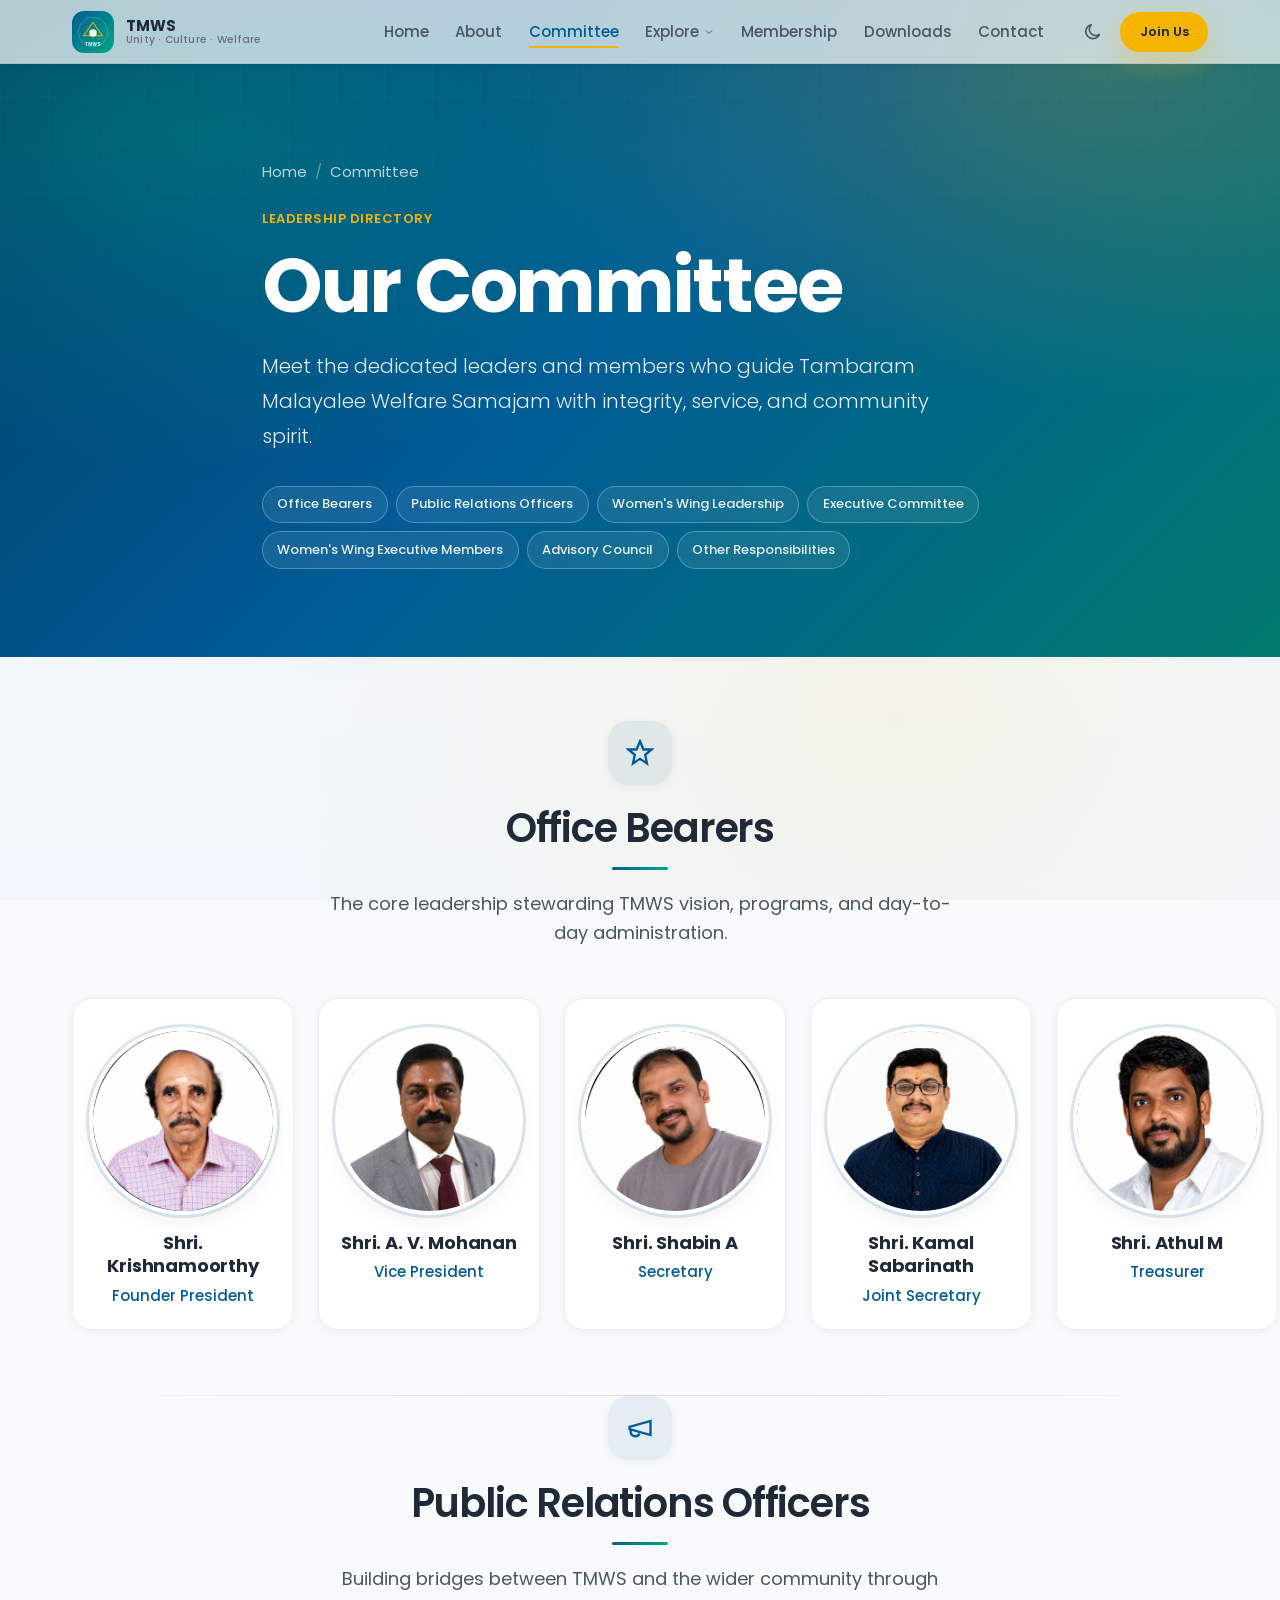
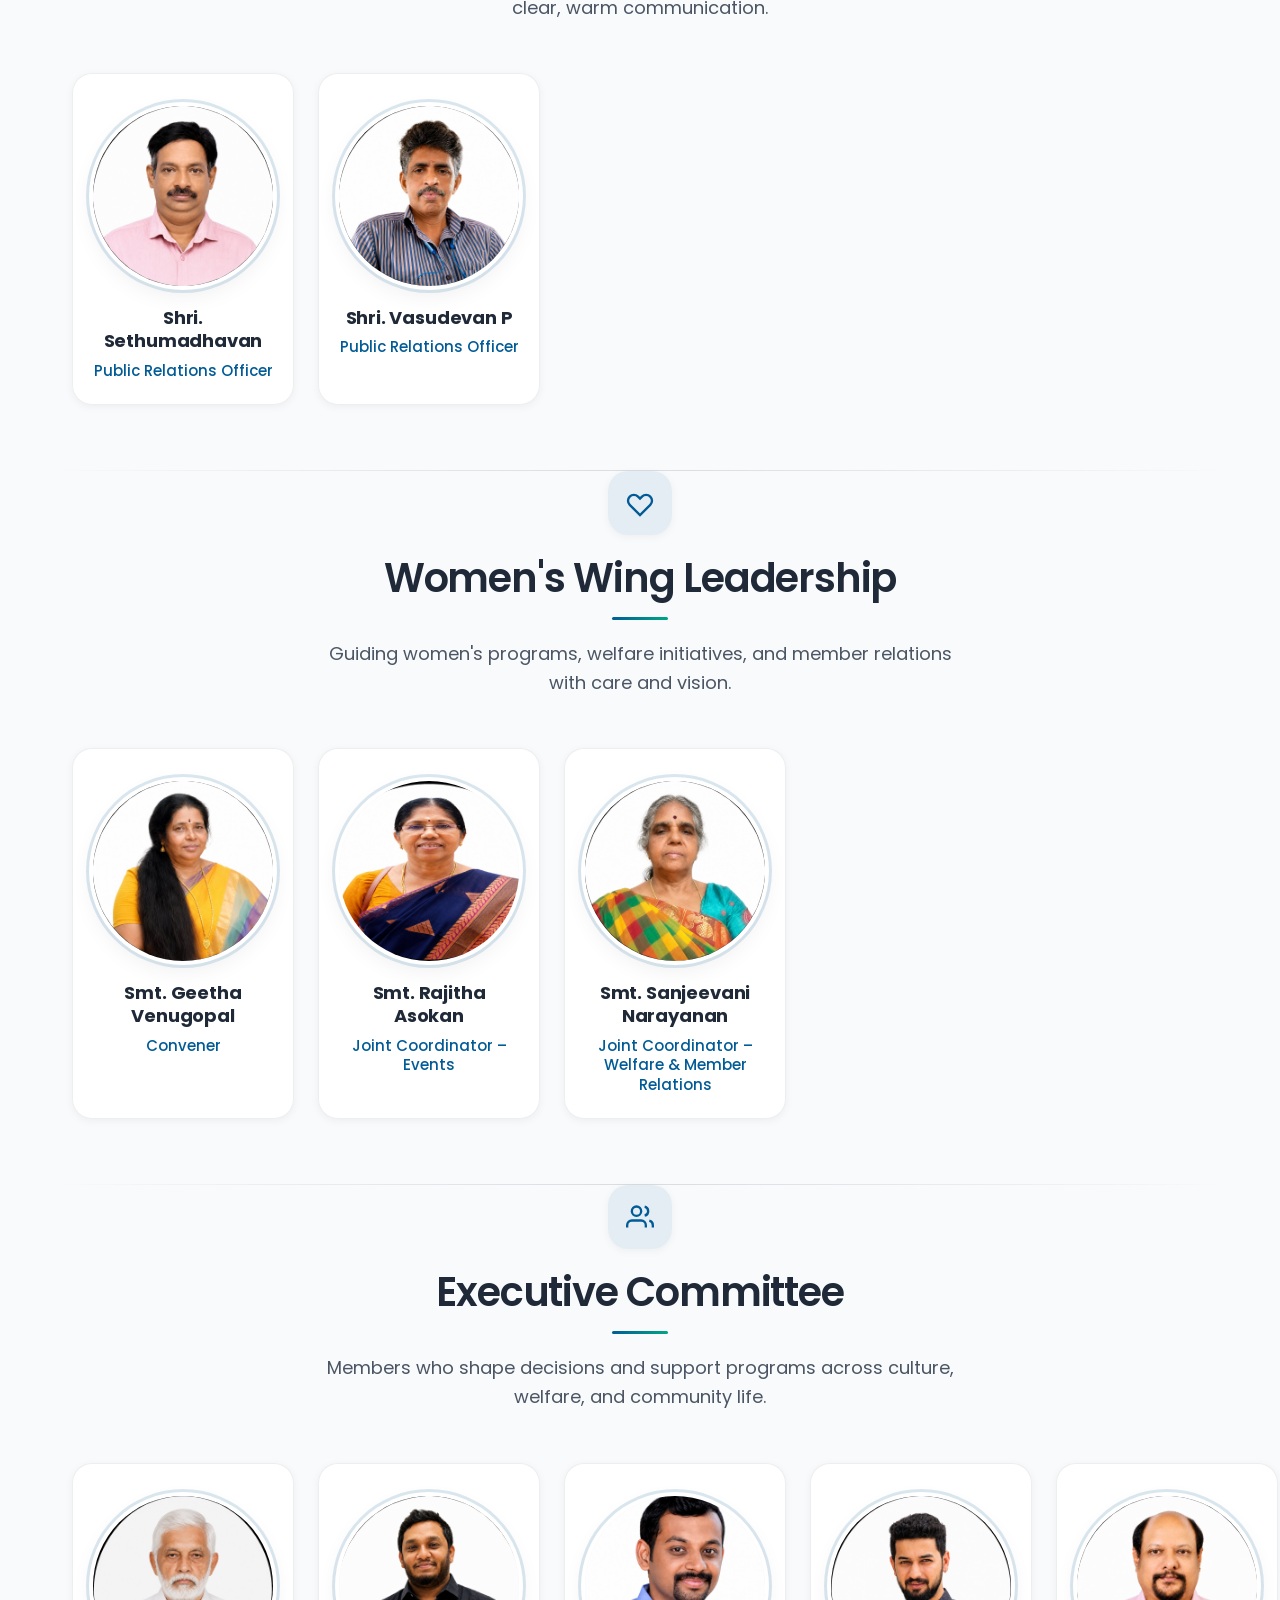
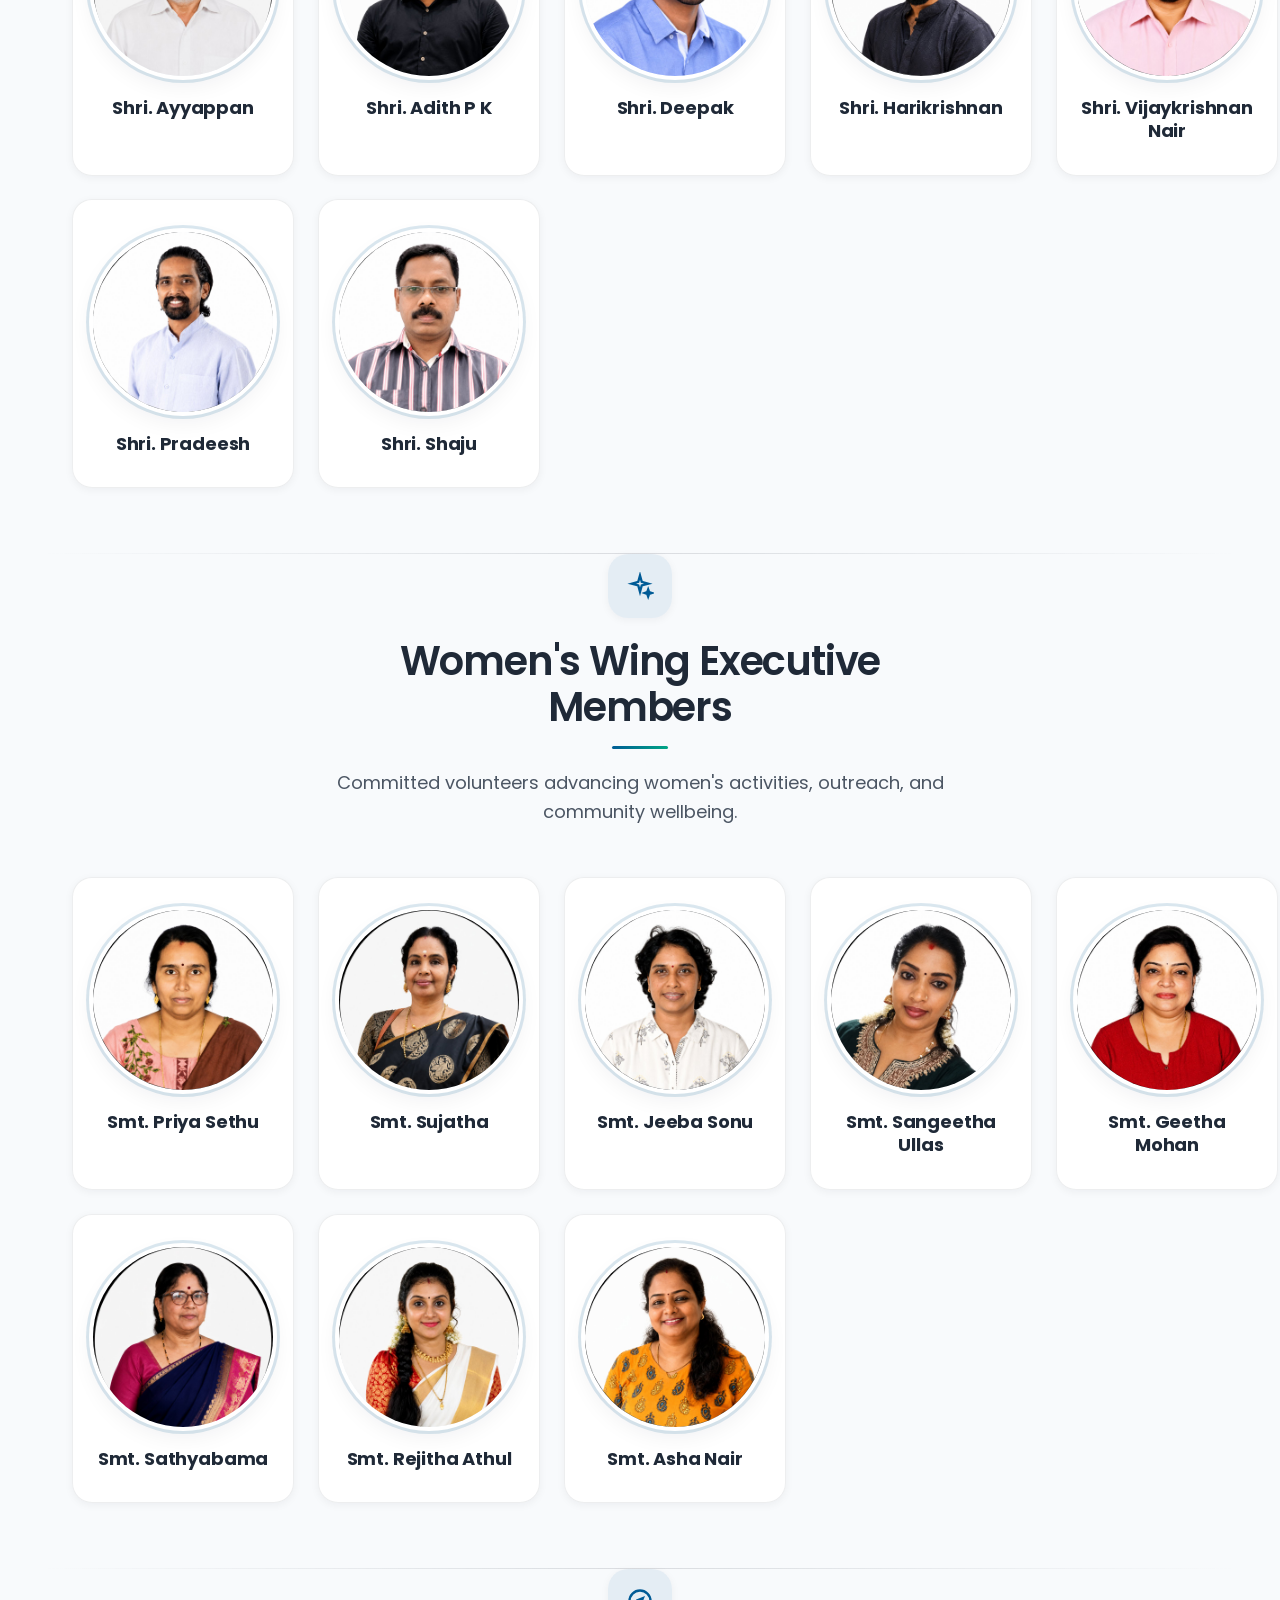
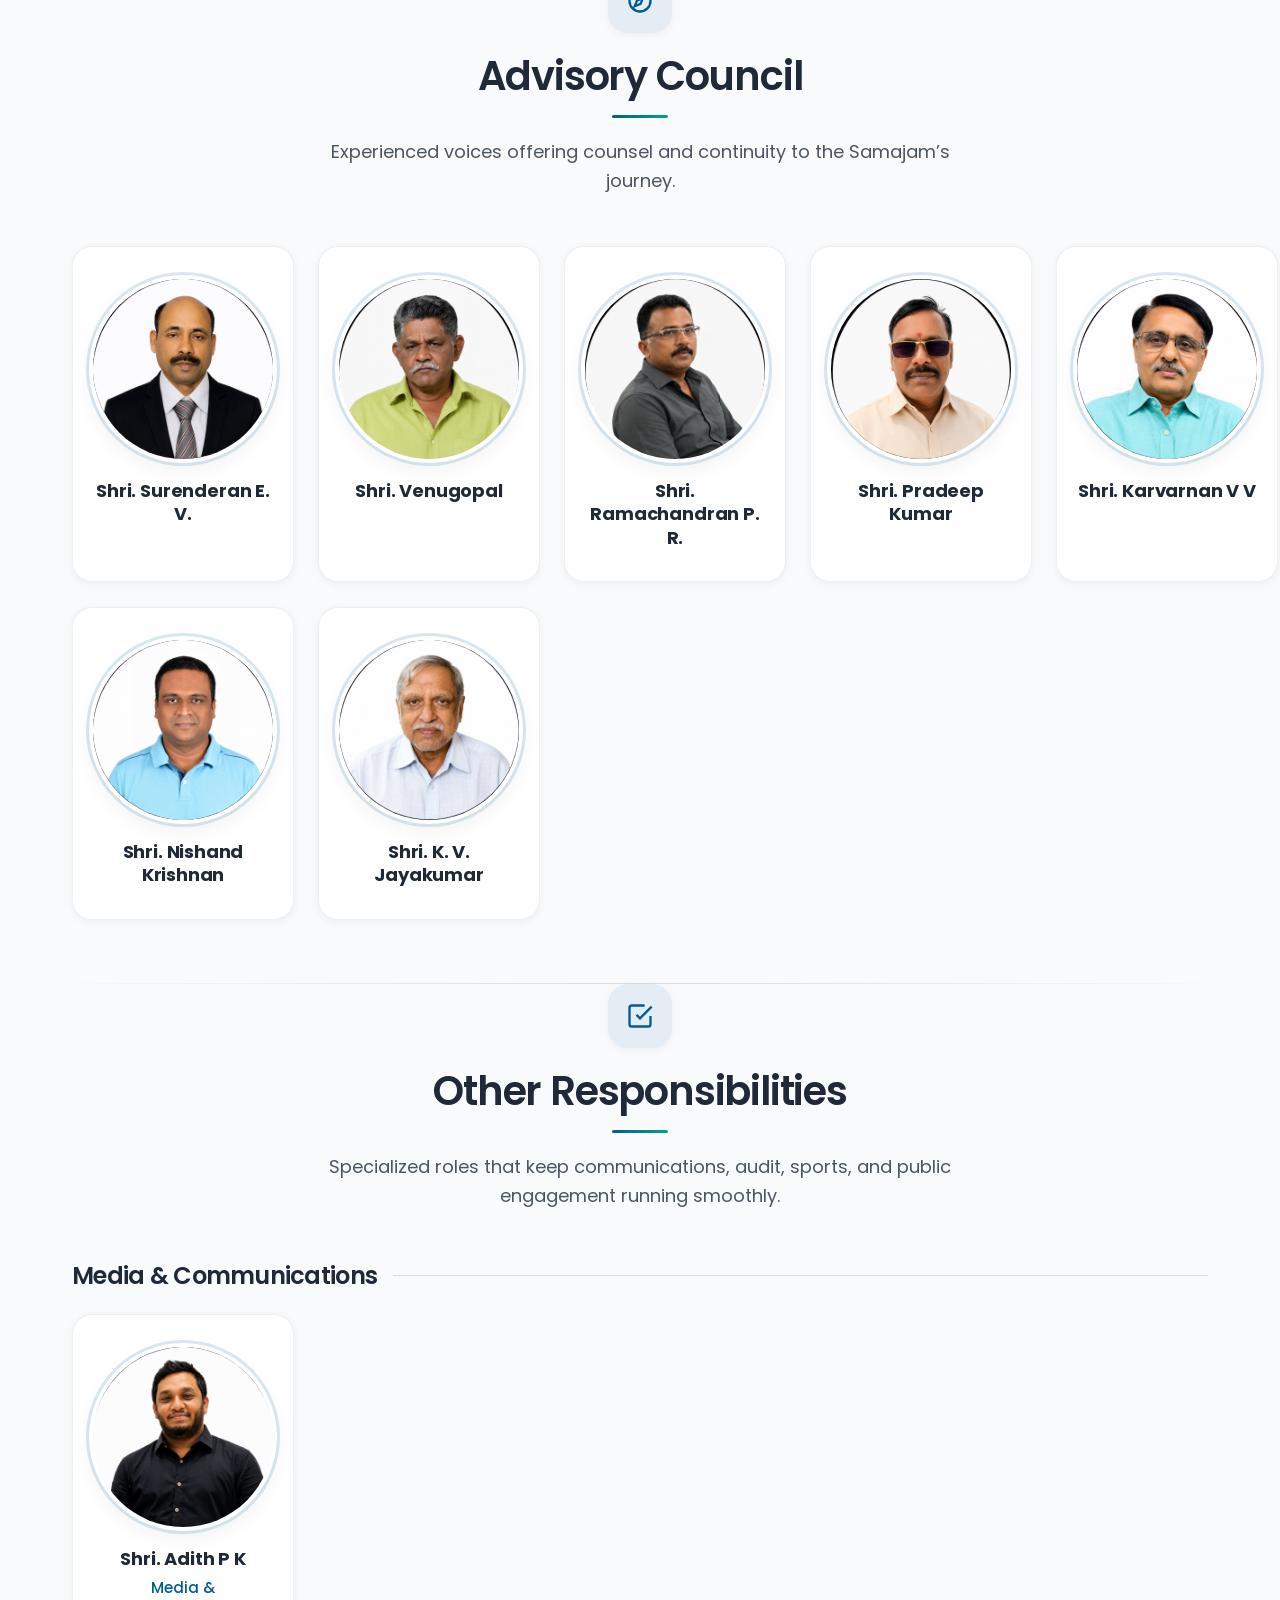
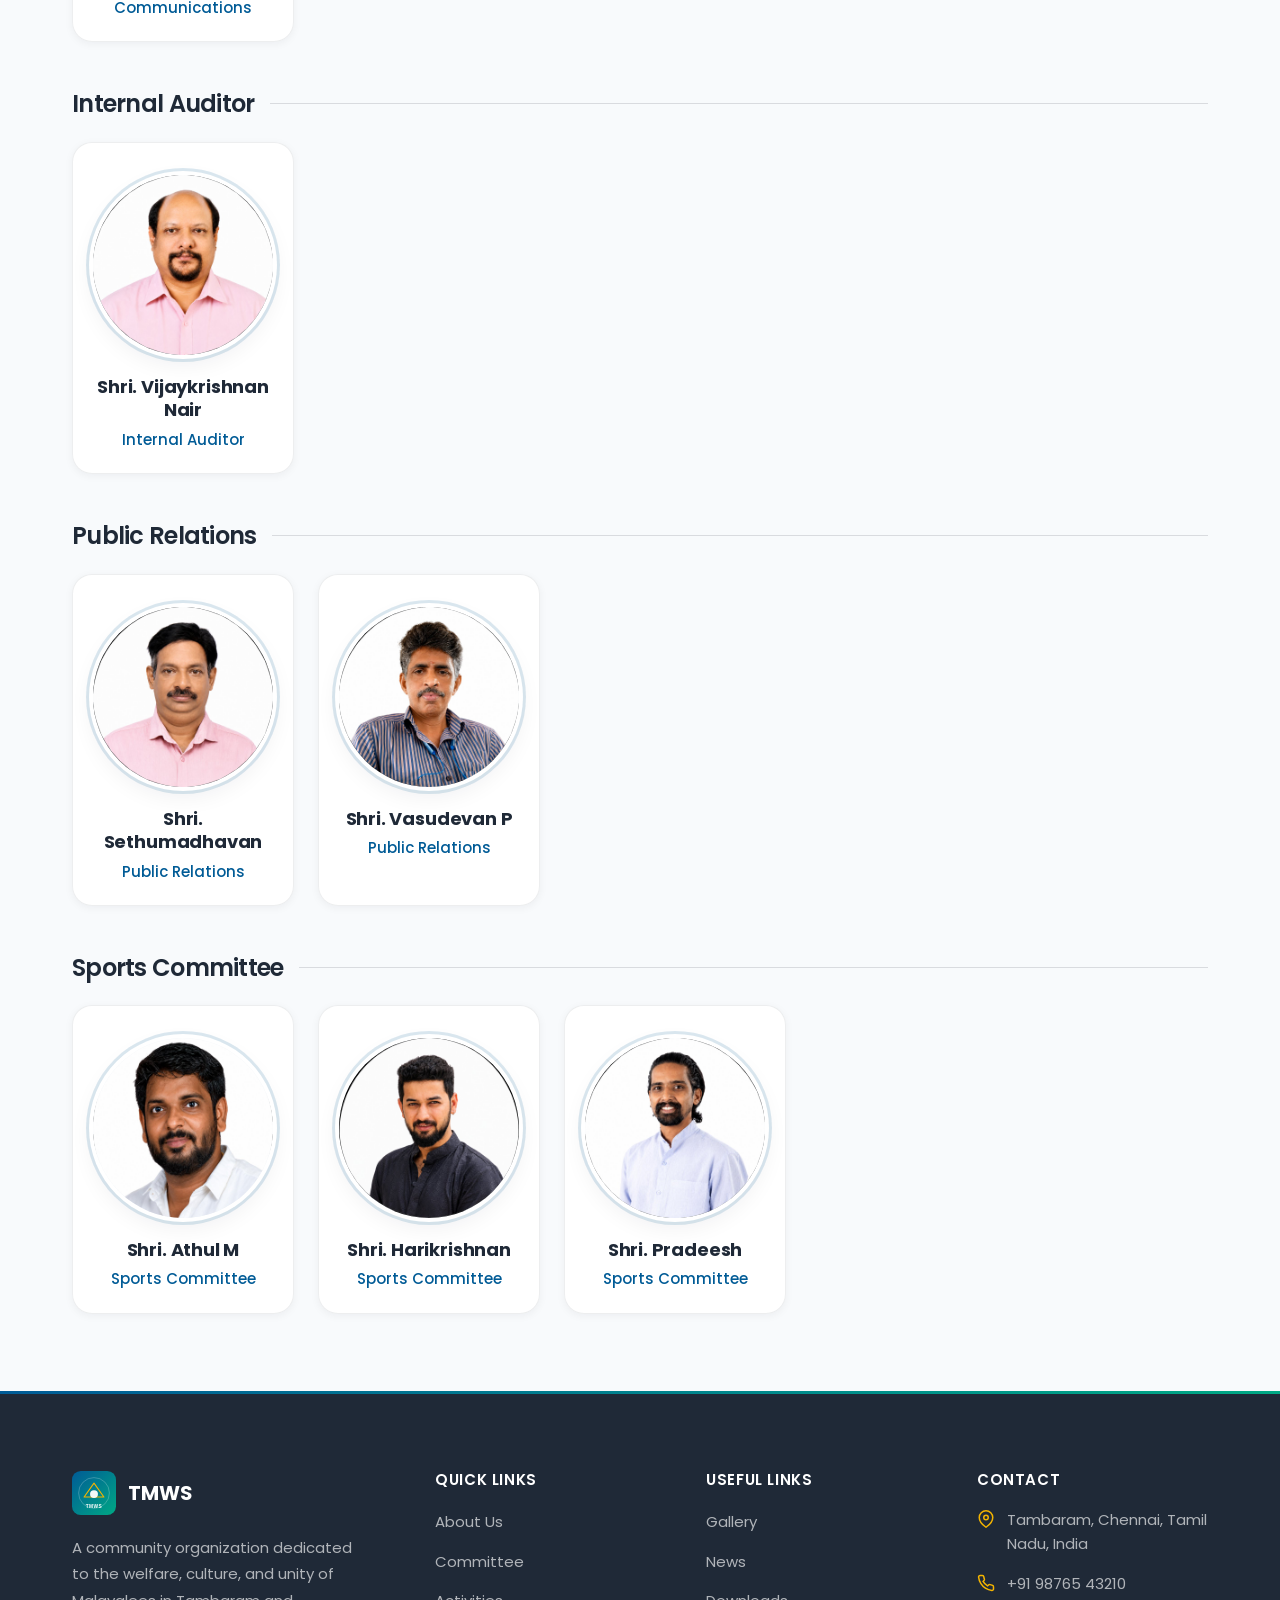
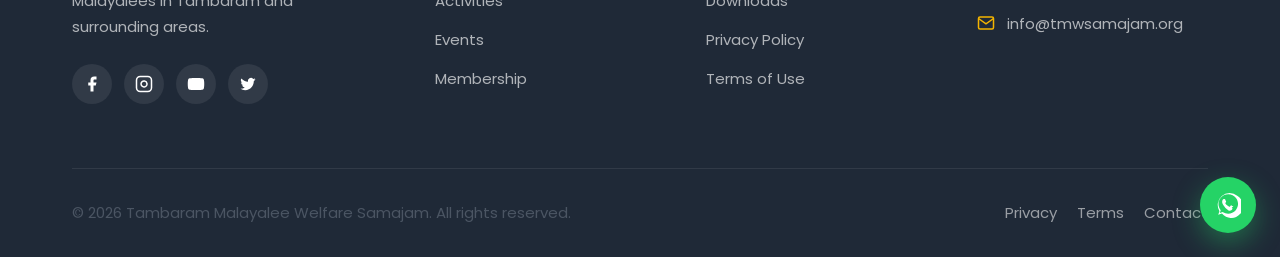
<file: committee.html>
<!DOCTYPE html>
<html lang="en">
<head>
  <meta charset="UTF-8" />
  <meta name="viewport" content="width=device-width, initial-scale=1.0" />
  <title>Committee — TMWS</title>
  <meta name="description" content="Meet the office bearers, executive committee, women's wing, and advisory council of Tambaram Malayalee Welfare Samajam." />
  <link rel="canonical" href="https://tmwsamajam.github.io/webapp/committee.html" />
  <meta property="og:type" content="website" />
  <meta property="og:title" content="Committee — TMWS" />
  <meta property="og:description" content="Meet the office bearers, executive committee, women's wing, and advisory council of Tambaram Malayalee Welfare Samajam." />
  <meta property="og:image" content="assets/images/logo/tmws-logo.svg" />
  <meta property="og:url" content="https://tmwsamajam.github.io/webapp/committee.html" />
  <meta name="twitter:card" content="summary_large_image" />
  <meta name="twitter:title" content="Committee — TMWS" />
  <meta name="twitter:description" content="Meet the office bearers, executive committee, women's wing, and advisory council of Tambaram Malayalee Welfare Samajam." />
  <link rel="icon" href="favicon.ico" sizes="any" />
  <link rel="icon" href="assets/images/logo/tmws-logo.svg" type="image/svg+xml" />
  <link rel="preconnect" href="https://fonts.googleapis.com" />
  <link rel="preconnect" href="https://fonts.gstatic.com" crossorigin />
  <link href="https://fonts.googleapis.com/css2?family=Poppins:wght@300;400;500;600;700&display=swap" rel="stylesheet" />
  <link rel="stylesheet" href="assets/css/style.css" />
  <script>
    (function () {
      try {
        var t = localStorage.getItem("tmws-theme");
        if (!t) t = window.matchMedia("(prefers-color-scheme: dark)").matches ? "dark" : "light";
        document.documentElement.setAttribute("data-theme", t);
      } catch (e) {}
    })();
  </script>
</head>
<body data-page="committee">
  <a class="skip-link" href="#main">Skip to content</a>
  <div class="scroll-progress" data-scroll-progress role="presentation"></div>
  <div class="page-loader" data-page-loader aria-hidden="true">
    <div class="page-loader__spinner" role="status" aria-label="Loading"></div>
  </div>
  <div data-header-mount></div>

  <main id="main">
    <section class="committee-hero" aria-labelledby="committee-hero-title">
      <div class="committee-hero__bg" aria-hidden="true"></div>
      <div class="container committee-hero__content">
        <nav class="breadcrumb breadcrumb--light" aria-label="Breadcrumb">
          <a href="index.html">Home</a>
          <span class="breadcrumb__sep" aria-hidden="true">/</span>
          <span aria-current="page">Committee</span>
        </nav>
        <p class="section-eyebrow committee-hero__eyebrow">Leadership Directory</p>
        <h1 id="committee-hero-title" class="committee-hero__title">Our Committee</h1>
        <p class="committee-hero__intro" data-committee-intro>
          Meet the dedicated leaders and members who guide Tambaram Malayalee Welfare Samajam with integrity, service, and community spirit.
        </p>
        <div class="committee-hero__nav" data-committee-jump aria-label="Jump to committee sections"></div>
      </div>
    </section>

    <div class="committee-directory" data-committee-directory>
      <div class="container">
        <p class="committee-loading" data-committee-loading role="status">
          Loading committee directory…
        </p>
      </div>
    </div>
  </main>

  <div data-footer-mount></div>
  <script src="assets/js/theme.js" defer></script>
  <script src="assets/js/navigation.js" defer></script>
  <script src="assets/js/animations.js" defer></script>
  <script src="assets/js/counter.js" defer></script>
  <script src="assets/js/gallery.js" defer></script>
  <script src="assets/js/main.js" defer></script>
</body>
</html>
</file>
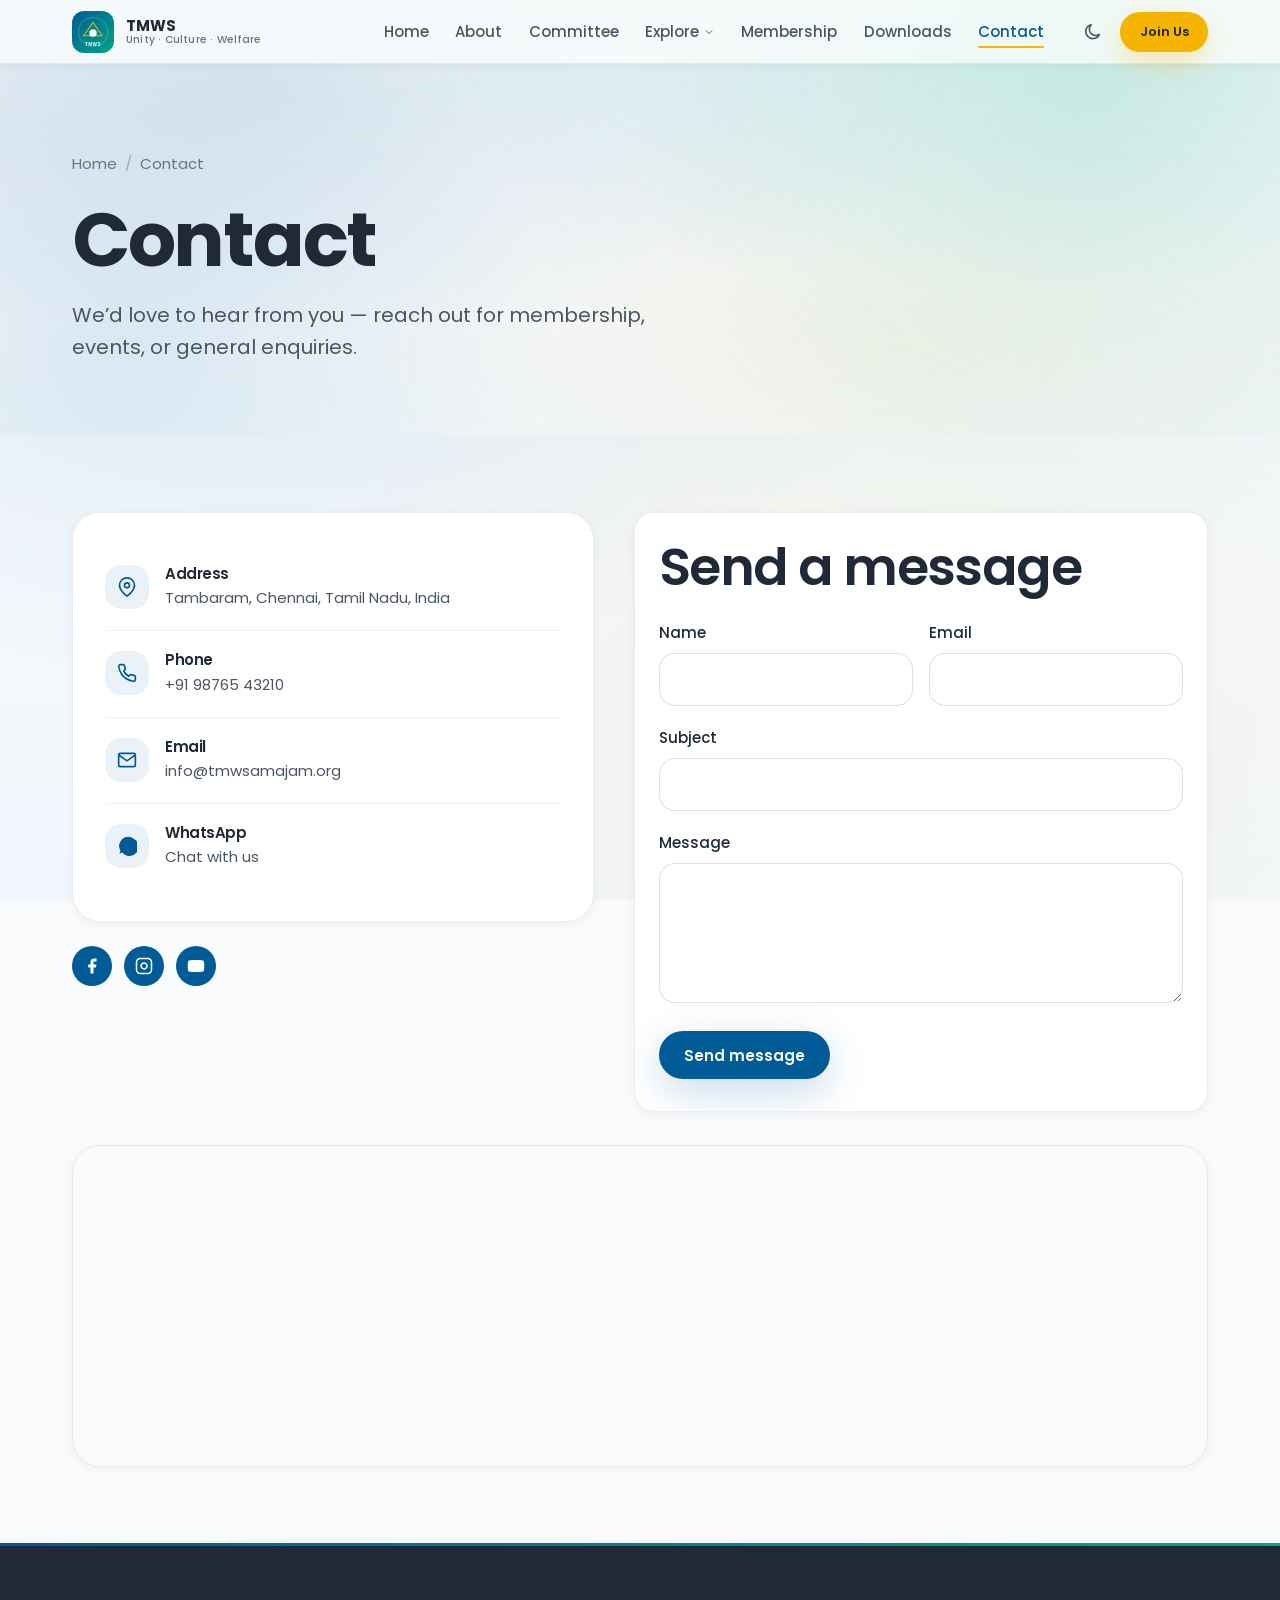
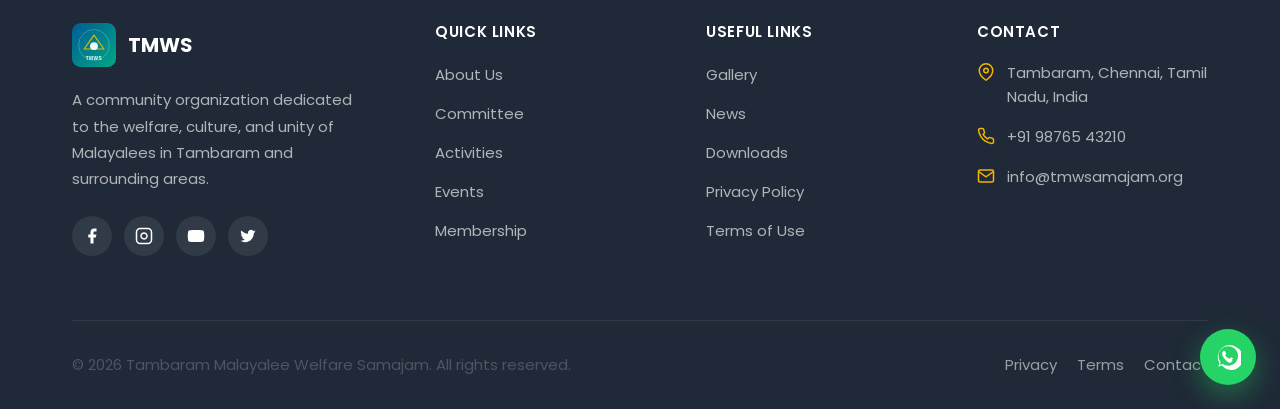
<file: contact.html>
<!DOCTYPE html>
<html lang="en">
<head>
  <meta charset="UTF-8" />
  <meta name="viewport" content="width=device-width, initial-scale=1.0" />
  <title>Contact — TMWS</title>
  <meta name="description" content="Contact Tambaram Malayalee Welfare Samajam — address, phone, email, WhatsApp, and map." />
  <link rel="canonical" href="https://tmwsamajam.github.io/webapp/contact.html" />
  <meta property="og:type" content="website" />
  <meta property="og:title" content="Contact — TMWS" />
  <meta property="og:description" content="Contact Tambaram Malayalee Welfare Samajam — address, phone, email, WhatsApp, and map." />
  <meta property="og:image" content="assets/images/logo/tmws-logo.svg" />
  <meta property="og:url" content="https://tmwsamajam.github.io/webapp/contact.html" />
  <meta name="twitter:card" content="summary_large_image" />
  <meta name="twitter:title" content="Contact — TMWS" />
  <meta name="twitter:description" content="Contact Tambaram Malayalee Welfare Samajam — address, phone, email, WhatsApp, and map." />
  <link rel="icon" href="favicon.ico" sizes="any" />
  <link rel="icon" href="assets/images/logo/tmws-logo.svg" type="image/svg+xml" />
  <link rel="preconnect" href="https://fonts.googleapis.com" />
  <link rel="preconnect" href="https://fonts.gstatic.com" crossorigin />
  <link href="https://fonts.googleapis.com/css2?family=Poppins:wght@300;400;500;600;700&display=swap" rel="stylesheet" />
  <link rel="stylesheet" href="assets/css/style.css" />
  <script>
    (function () {
      try {
        var t = localStorage.getItem("tmws-theme");
        if (!t) t = window.matchMedia("(prefers-color-scheme: dark)").matches ? "dark" : "light";
        document.documentElement.setAttribute("data-theme", t);
      } catch (e) {}
    })();
  </script>
  
</head><body data-page="contact">
  <a class="skip-link" href="#main">Skip to content</a>
  <div class="scroll-progress" data-scroll-progress role="presentation"></div>
  <div class="page-loader" data-page-loader aria-hidden="true"><div class="page-loader__spinner" role="status" aria-label="Loading"></div></div>
  <div data-header-mount></div>
  <main id="main">
    <section class="page-hero">
      <div class="container">
        <nav class="breadcrumb" aria-label="Breadcrumb">
          <a href="index.html">Home</a>
          <span class="breadcrumb__sep" aria-hidden="true">/</span>
          <span aria-current="page">Contact</span>
        </nav>
        <h1 class="page-hero__title reveal">Contact</h1>
        <p class="page-hero__desc reveal">We’d love to hear from you — reach out for membership, events, or general enquiries.</p>
      </div>
    </section>

    <section class="section">
      <div class="container">
        <div class="contact-grid">
          <div class="reveal">
            <div class="contact-info-card mb-6">
              <div class="contact-info-item">
                <div class="contact-info-item__icon" aria-hidden="true"><svg width="20" height="20" viewBox="0 0 24 24" fill="none" stroke="currentColor" stroke-width="2"><path d="M21 10c0 7-9 13-9 13s-9-6-9-13a9 9 0 0118 0z"/><circle cx="12" cy="10" r="3"/></svg></div>
                <div><h4>Address</h4><p>Tambaram, Chennai, Tamil Nadu, India</p></div>
              </div>
              <div class="contact-info-item">
                <div class="contact-info-item__icon" aria-hidden="true"><svg width="20" height="20" viewBox="0 0 24 24" fill="none" stroke="currentColor" stroke-width="2"><path d="M22 16.92v3a2 2 0 01-2.18 2 19.79 19.79 0 01-8.63-3.07 19.5 19.5 0 01-6-6A19.79 19.79 0 012.12 4.18 2 2 0 014.11 2h3a2 2 0 012 1.72c.127.96.361 1.903.7 2.81a2 2 0 01-.45 2.11L8.09 9.91a16 16 0 006 6l1.27-1.27a2 2 0 012.11-.45c.907.339 1.85.573 2.81.7A2 2 0 0122 16.92z"/></svg></div>
                <div><h4>Phone</h4><p><a href="tel:+919876543210">+91 98765 43210</a></p></div>
              </div>
              <div class="contact-info-item">
                <div class="contact-info-item__icon" aria-hidden="true"><svg width="20" height="20" viewBox="0 0 24 24" fill="none" stroke="currentColor" stroke-width="2"><path d="M4 4h16c1.1 0 2 .9 2 2v12c0 1.1-.9 2-2 2H4c-1.1 0-2-.9-2-2V6c0-1.1.9-2 2-2z"/><path d="M22 6l-10 7L2 6"/></svg></div>
                <div><h4>Email</h4><p><a href="mailto:info@tmwsamajam.org">info@tmwsamajam.org</a></p></div>
              </div>
              <div class="contact-info-item">
                <div class="contact-info-item__icon" aria-hidden="true"><svg width="20" height="20" viewBox="0 0 24 24" fill="currentColor"><path d="M20.5 3.5A11 11 0 004.1 17.7L3 21l3.4-1.1A11 11 0 1020.5 3.5z"/></svg></div>
                <div><h4>WhatsApp</h4><p><a href="https://wa.me/919876543210" target="_blank" rel="noopener">Chat with us</a></p></div>
              </div>
            </div>
            <div class="social-links social-links--start reveal">
              <a class="social-links__primary" href="https://facebook.com/" aria-label="Facebook" target="_blank" rel="noopener"><svg width="18" height="18" viewBox="0 0 24 24" fill="currentColor"><path d="M18 2h-3a5 5 0 00-5 5v3H7v4h3v8h4v-8h3l1-4h-4V7a1 1 0 011-1h3z"/></svg></a>
              <a class="social-links__primary" href="https://instagram.com/" aria-label="Instagram" target="_blank" rel="noopener"><svg width="18" height="18" viewBox="0 0 24 24" fill="none" stroke="currentColor" stroke-width="2"><rect x="2" y="2" width="20" height="20" rx="5"/><path d="M16 11.37A4 4 0 1112.63 8 4 4 0 0116 11.37z"/></svg></a>
              <a class="social-links__primary" href="https://youtube.com/" aria-label="YouTube" target="_blank" rel="noopener"><svg width="18" height="18" viewBox="0 0 24 24" fill="currentColor"><path d="M22.54 6.42a2.78 2.78 0 00-1.94-2C18.88 4 12 4 12 4s-6.88 0-8.6.42a2.78 2.78 0 00-1.94 2A29 29 0 001 12a29 29 0 00.46 5.58A2.78 2.78 0 003.4 19.6C5.12 20 12 20 12 20s6.88 0 8.6-.42a2.78 2.78 0 001.94-2A29 29 0 0023 12a29 29 0 00-.46-5.58z"/></svg></a>
            </div>
          </div>
          <div class="card card--flat reveal">
            <div class="card__body">
              <h2 class="mb-6">Send a message</h2>
              <form data-contact-form novalidate>
                <div class="form-row">
                  <div class="form-group"><label class="form-label" for="name">Name</label><input class="form-input" id="name" name="name" type="text" required autocomplete="name" /></div>
                  <div class="form-group"><label class="form-label" for="email">Email</label><input class="form-input" id="email" name="email" type="email" required autocomplete="email" /></div>
                </div>
                <div class="form-group"><label class="form-label" for="subject">Subject</label><input class="form-input" id="subject" name="subject" type="text" required /></div>
                <div class="form-group"><label class="form-label" for="message">Message</label><textarea class="form-textarea" id="message" name="message" required></textarea></div>
                <button type="submit" class="btn btn--primary">Send message</button>
                <p class="form-hint mt-4" data-form-status role="status" aria-live="polite"></p>
              </form>
            </div>
          </div>
        </div>
        <div class="map-embed mt-8 reveal">
          <iframe title="TMWS location map — Tambaram, Chennai" loading="lazy" referrerpolicy="no-referrer-when-downgrade" src="https://www.google.com/maps?q=Tambaram,Chennai&output=embed"></iframe>
        </div>
      </div>
    </section>
  </main>

  <div data-footer-mount></div>
  <script src="assets/js/theme.js" defer></script>
  <script src="assets/js/navigation.js" defer></script>
  <script src="assets/js/animations.js" defer></script>
  <script src="assets/js/counter.js" defer></script>
  <script src="assets/js/gallery.js" defer></script>
  <script src="assets/js/main.js" defer></script>
</body>
</html>
</file>
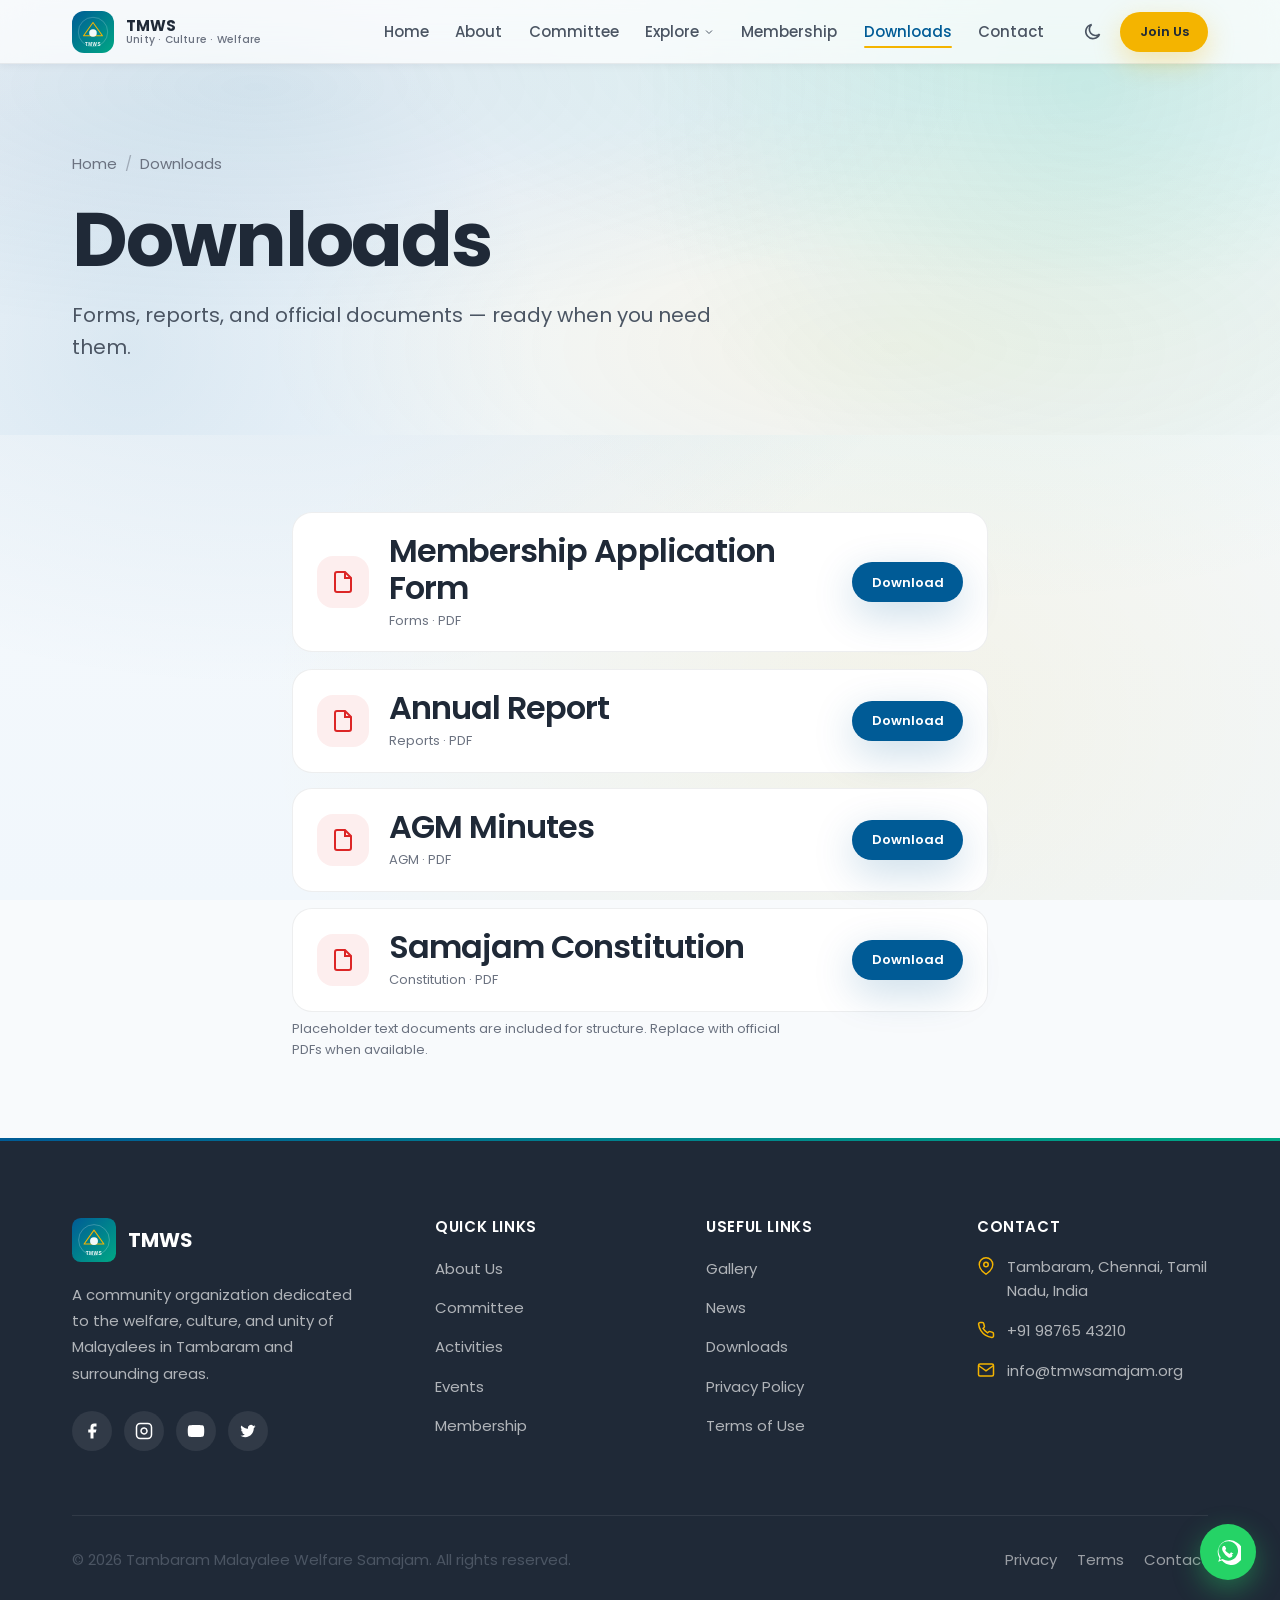
<file: downloads.html>
<!DOCTYPE html>
<html lang="en">
<head>
  <meta charset="UTF-8" />
  <meta name="viewport" content="width=device-width, initial-scale=1.0" />
  <title>Downloads — TMWS</title>
  <meta name="description" content="Download TMWS reports, meeting minutes, membership forms, and documents." />
  <link rel="canonical" href="https://tmwsamajam.github.io/webapp/downloads.html" />
  <meta property="og:type" content="website" />
  <meta property="og:title" content="Downloads — TMWS" />
  <meta property="og:description" content="Download TMWS reports, meeting minutes, membership forms, and documents." />
  <meta property="og:image" content="assets/images/logo/tmws-logo.svg" />
  <meta property="og:url" content="https://tmwsamajam.github.io/webapp/downloads.html" />
  <meta name="twitter:card" content="summary_large_image" />
  <meta name="twitter:title" content="Downloads — TMWS" />
  <meta name="twitter:description" content="Download TMWS reports, meeting minutes, membership forms, and documents." />
  <link rel="icon" href="favicon.ico" sizes="any" />
  <link rel="icon" href="assets/images/logo/tmws-logo.svg" type="image/svg+xml" />
  <link rel="preconnect" href="https://fonts.googleapis.com" />
  <link rel="preconnect" href="https://fonts.gstatic.com" crossorigin />
  <link href="https://fonts.googleapis.com/css2?family=Poppins:wght@300;400;500;600;700&display=swap" rel="stylesheet" />
  <link rel="stylesheet" href="assets/css/style.css" />
  <script>
    (function () {
      try {
        var t = localStorage.getItem("tmws-theme");
        if (!t) t = window.matchMedia("(prefers-color-scheme: dark)").matches ? "dark" : "light";
        document.documentElement.setAttribute("data-theme", t);
      } catch (e) {}
    })();
  </script>
  
</head><body data-page="downloads">
  <a class="skip-link" href="#main">Skip to content</a>
  <div class="scroll-progress" data-scroll-progress role="presentation"></div>
  <div class="page-loader" data-page-loader aria-hidden="true"><div class="page-loader__spinner" role="status" aria-label="Loading"></div></div>
  <div data-header-mount></div>
  <main id="main">
    <section class="page-hero">
      <div class="container">
        <nav class="breadcrumb" aria-label="Breadcrumb">
          <a href="index.html">Home</a>
          <span class="breadcrumb__sep" aria-hidden="true">/</span>
          <span aria-current="page">Downloads</span>
        </nav>
        <h1 class="page-hero__title reveal">Downloads</h1>
        <p class="page-hero__desc reveal">Forms, reports, and official documents — ready when you need them.</p>
      </div>
    </section>

    <section class="section">
      <div class="container container--narrow">
        <div class="download-list">
          <article class="download-item reveal">
            <div class="download-item__icon" aria-hidden="true"><svg width="24" height="24" viewBox="0 0 24 24" fill="none" stroke="currentColor" stroke-width="2"><path d="M14 2H6a2 2 0 00-2 2v16a2 2 0 002 2h12a2 2 0 002-2V8z"/><path d="M14 2v6h6"/></svg></div>
            <div class="download-item__info"><h3 class="download-item__title">Membership Application Form</h3><p class="download-item__meta">Forms · PDF</p></div>
            <a class="btn btn--primary btn--sm" href="assets/documents/Forms/membership-form.txt" download>Download</a>
          </article>
          <article class="download-item reveal">
            <div class="download-item__icon" aria-hidden="true"><svg width="24" height="24" viewBox="0 0 24 24" fill="none" stroke="currentColor" stroke-width="2"><path d="M14 2H6a2 2 0 00-2 2v16a2 2 0 002 2h12a2 2 0 002-2V8z"/><path d="M14 2v6h6"/></svg></div>
            <div class="download-item__info"><h3 class="download-item__title">Annual Report</h3><p class="download-item__meta">Reports · PDF</p></div>
            <a class="btn btn--primary btn--sm" href="assets/documents/Reports/annual-report.txt" download>Download</a>
          </article>
          <article class="download-item reveal">
            <div class="download-item__icon" aria-hidden="true"><svg width="24" height="24" viewBox="0 0 24 24" fill="none" stroke="currentColor" stroke-width="2"><path d="M14 2H6a2 2 0 00-2 2v16a2 2 0 002 2h12a2 2 0 002-2V8z"/><path d="M14 2v6h6"/></svg></div>
            <div class="download-item__info"><h3 class="download-item__title">AGM Minutes</h3><p class="download-item__meta">AGM · PDF</p></div>
            <a class="btn btn--primary btn--sm" href="assets/documents/AGM/agm-minutes.txt" download>Download</a>
          </article>
          <article class="download-item reveal">
            <div class="download-item__icon" aria-hidden="true"><svg width="24" height="24" viewBox="0 0 24 24" fill="none" stroke="currentColor" stroke-width="2"><path d="M14 2H6a2 2 0 00-2 2v16a2 2 0 002 2h12a2 2 0 002-2V8z"/><path d="M14 2v6h6"/></svg></div>
            <div class="download-item__info"><h3 class="download-item__title">Samajam Constitution</h3><p class="download-item__meta">Constitution · PDF</p></div>
            <a class="btn btn--primary btn--sm" href="assets/documents/Constitution/constitution.txt" download>Download</a>
          </article>
        </div>
        <p class="form-hint mt-6 reveal">Placeholder text documents are included for structure. Replace with official PDFs when available.</p>
      </div>
    </section>
  </main>

  <div data-footer-mount></div>
  <script src="assets/js/theme.js" defer></script>
  <script src="assets/js/navigation.js" defer></script>
  <script src="assets/js/animations.js" defer></script>
  <script src="assets/js/counter.js" defer></script>
  <script src="assets/js/gallery.js" defer></script>
  <script src="assets/js/main.js" defer></script>
</body>
</html>
</file>
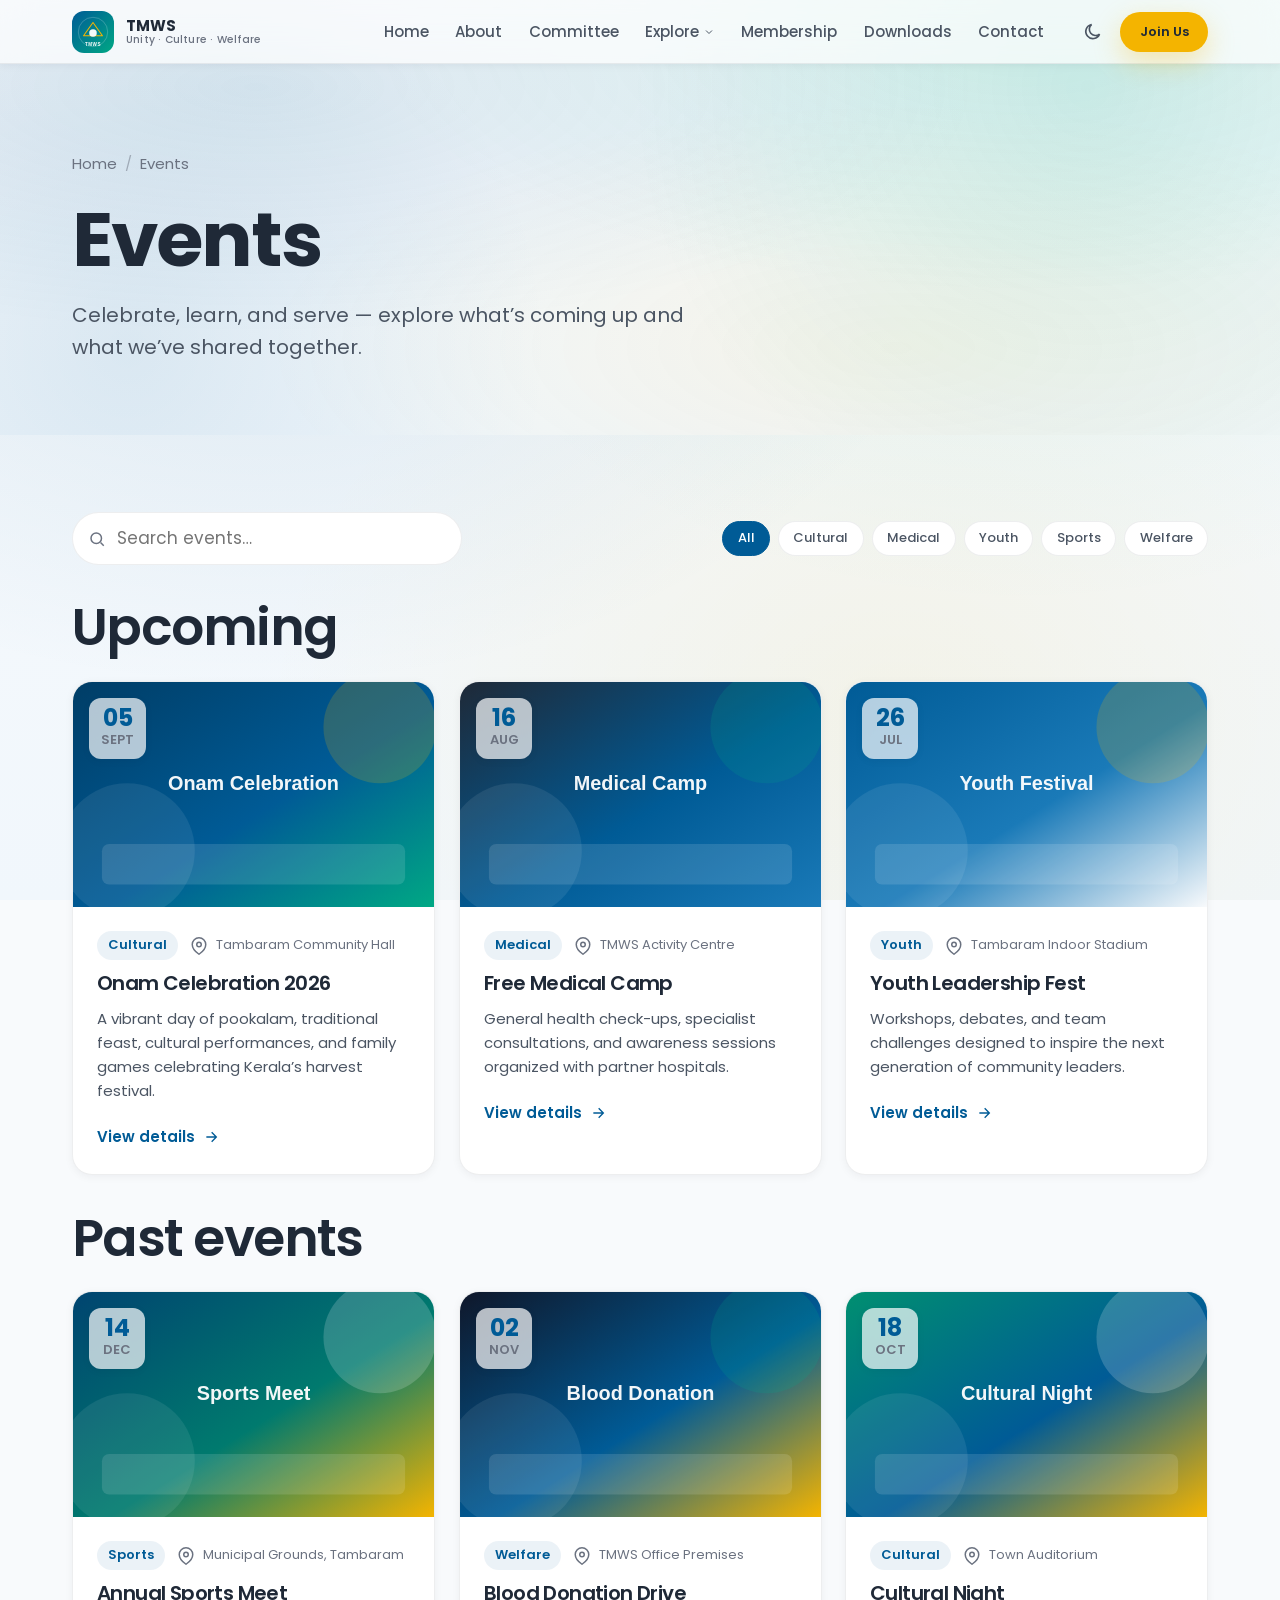
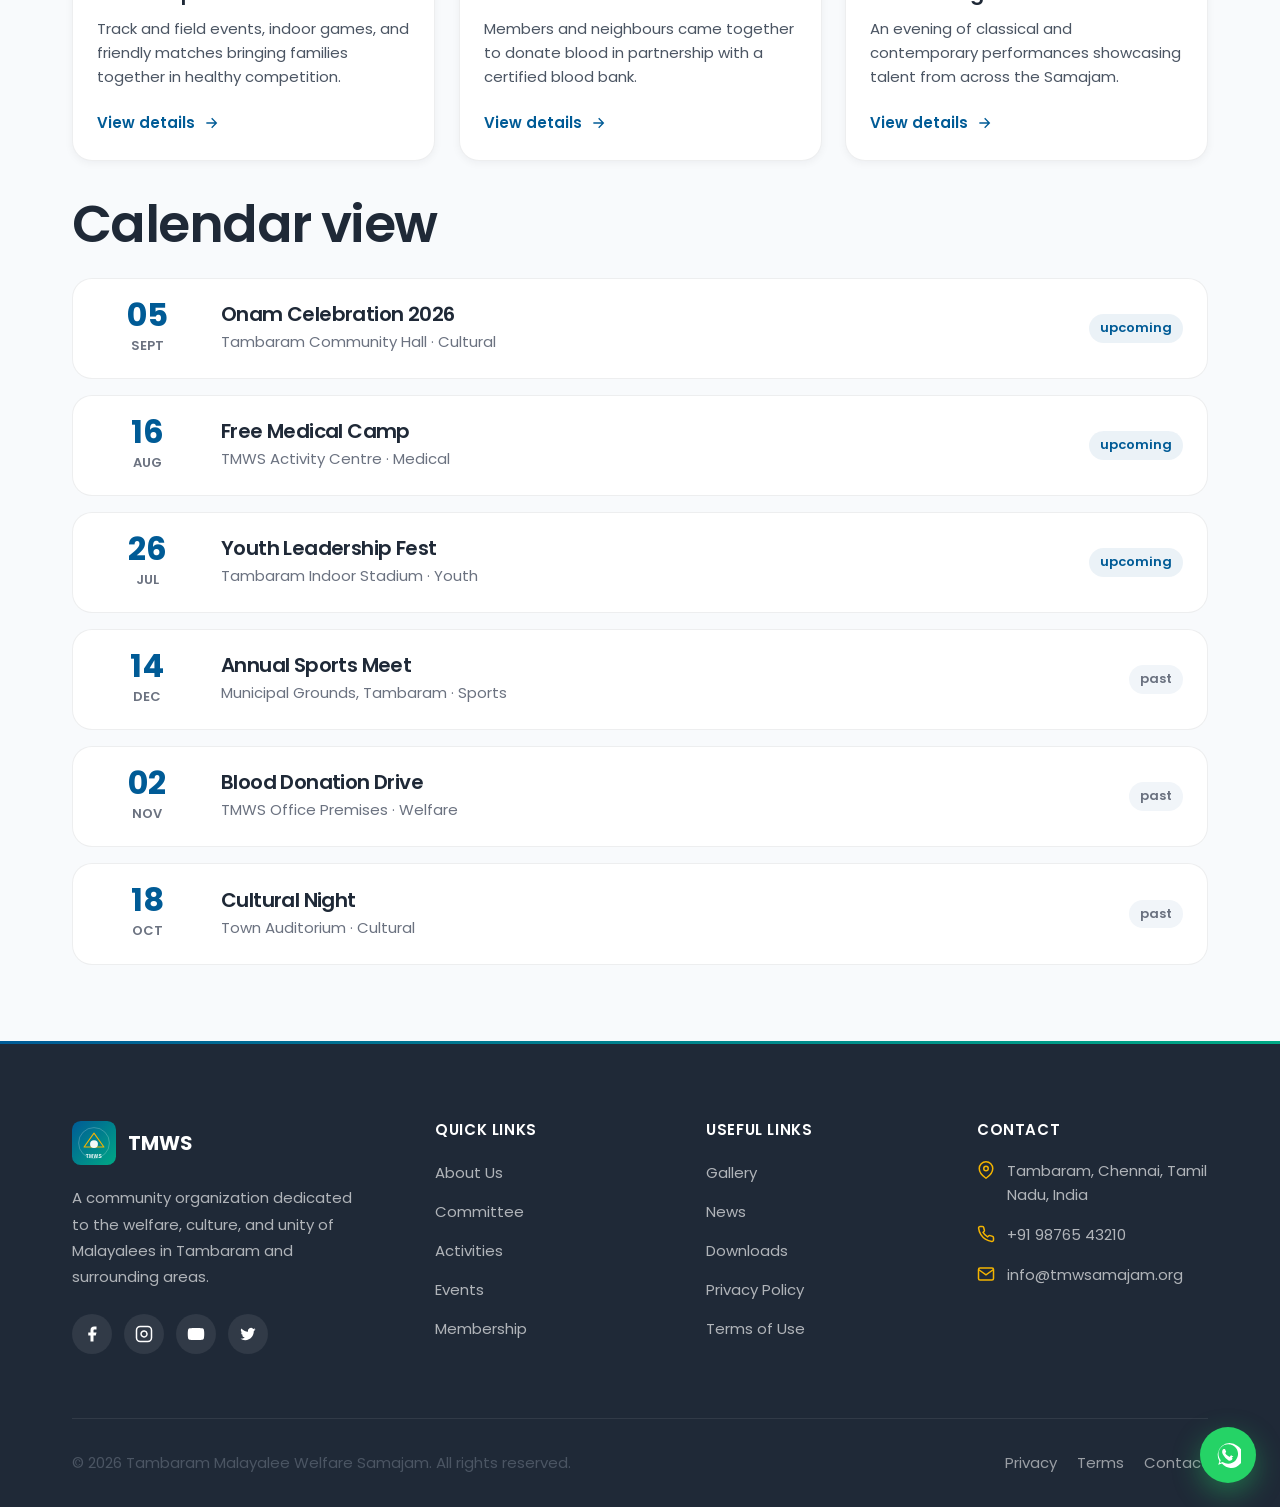
<file: events.html>
<!DOCTYPE html>
<html lang="en">
<head>
  <meta charset="UTF-8" />
  <meta name="viewport" content="width=device-width, initial-scale=1.0" />
  <title>Events — TMWS</title>
  <meta name="description" content="Upcoming and past events from Tambaram Malayalee Welfare Samajam." />
  <link rel="canonical" href="https://tmwsamajam.github.io/webapp/events.html" />
  <meta property="og:type" content="website" />
  <meta property="og:title" content="Events — TMWS" />
  <meta property="og:description" content="Upcoming and past events from Tambaram Malayalee Welfare Samajam." />
  <meta property="og:image" content="assets/images/logo/tmws-logo.svg" />
  <meta property="og:url" content="https://tmwsamajam.github.io/webapp/events.html" />
  <meta name="twitter:card" content="summary_large_image" />
  <meta name="twitter:title" content="Events — TMWS" />
  <meta name="twitter:description" content="Upcoming and past events from Tambaram Malayalee Welfare Samajam." />
  <link rel="icon" href="favicon.ico" sizes="any" />
  <link rel="icon" href="assets/images/logo/tmws-logo.svg" type="image/svg+xml" />
  <link rel="preconnect" href="https://fonts.googleapis.com" />
  <link rel="preconnect" href="https://fonts.gstatic.com" crossorigin />
  <link href="https://fonts.googleapis.com/css2?family=Poppins:wght@300;400;500;600;700&display=swap" rel="stylesheet" />
  <link rel="stylesheet" href="assets/css/style.css" />
  <script>
    (function () {
      try {
        var t = localStorage.getItem("tmws-theme");
        if (!t) t = window.matchMedia("(prefers-color-scheme: dark)").matches ? "dark" : "light";
        document.documentElement.setAttribute("data-theme", t);
      } catch (e) {}
    })();
  </script>
  
</head><body data-page="events">
  <a class="skip-link" href="#main">Skip to content</a>
  <div class="scroll-progress" data-scroll-progress role="presentation"></div>
  <div class="page-loader" data-page-loader aria-hidden="true"><div class="page-loader__spinner" role="status" aria-label="Loading"></div></div>
  <div data-header-mount></div>
  <main id="main">
    <section class="page-hero">
      <div class="container">
        <nav class="breadcrumb" aria-label="Breadcrumb">
          <a href="index.html">Home</a>
          <span class="breadcrumb__sep" aria-hidden="true">/</span>
          <span aria-current="page">Events</span>
        </nav>
        <h1 class="page-hero__title reveal">Events</h1>
        <p class="page-hero__desc reveal">Celebrate, learn, and serve — explore what’s coming up and what we’ve shared together.</p>
      </div>
    </section>

    <section class="section">
      <div class="container">
        <div class="filter-bar reveal">
          <div class="search-bar">
            <svg class="search-bar__icon" viewBox="0 0 24 24" fill="none" stroke="currentColor" stroke-width="2" aria-hidden="true"><circle cx="11" cy="11" r="7"/><path d="M21 21l-4.3-4.3"/></svg>
            <input class="search-bar__input" type="search" placeholder="Search events…" data-events-search aria-label="Search events" />
          </div>
          <div class="tag-list" role="group" aria-label="Filter by category">
            <button type="button" class="tag is-active" data-events-filter="all">All</button>
            <button type="button" class="tag" data-events-filter="Cultural">Cultural</button>
            <button type="button" class="tag" data-events-filter="Medical">Medical</button>
            <button type="button" class="tag" data-events-filter="Youth">Youth</button>
            <button type="button" class="tag" data-events-filter="Sports">Sports</button>
            <button type="button" class="tag" data-events-filter="Welfare">Welfare</button>
          </div>
        </div>

        <h2 class="mb-6 reveal">Upcoming</h2>
        <div class="grid grid--3 mb-8" data-events-upcoming></div>

        <h2 class="mb-6 reveal">Past events</h2>
        <div class="grid grid--3 mb-8" data-events-past></div>

        <h2 class="mb-6 reveal">Calendar view</h2>
        <div class="calendar-list" data-events-calendar></div>
      </div>
    </section>
  </main>

  <div data-footer-mount></div>
  <script src="assets/js/theme.js" defer></script>
  <script src="assets/js/navigation.js" defer></script>
  <script src="assets/js/animations.js" defer></script>
  <script src="assets/js/counter.js" defer></script>
  <script src="assets/js/gallery.js" defer></script>
  <script src="assets/js/main.js" defer></script>
</body>
</html>
</file>
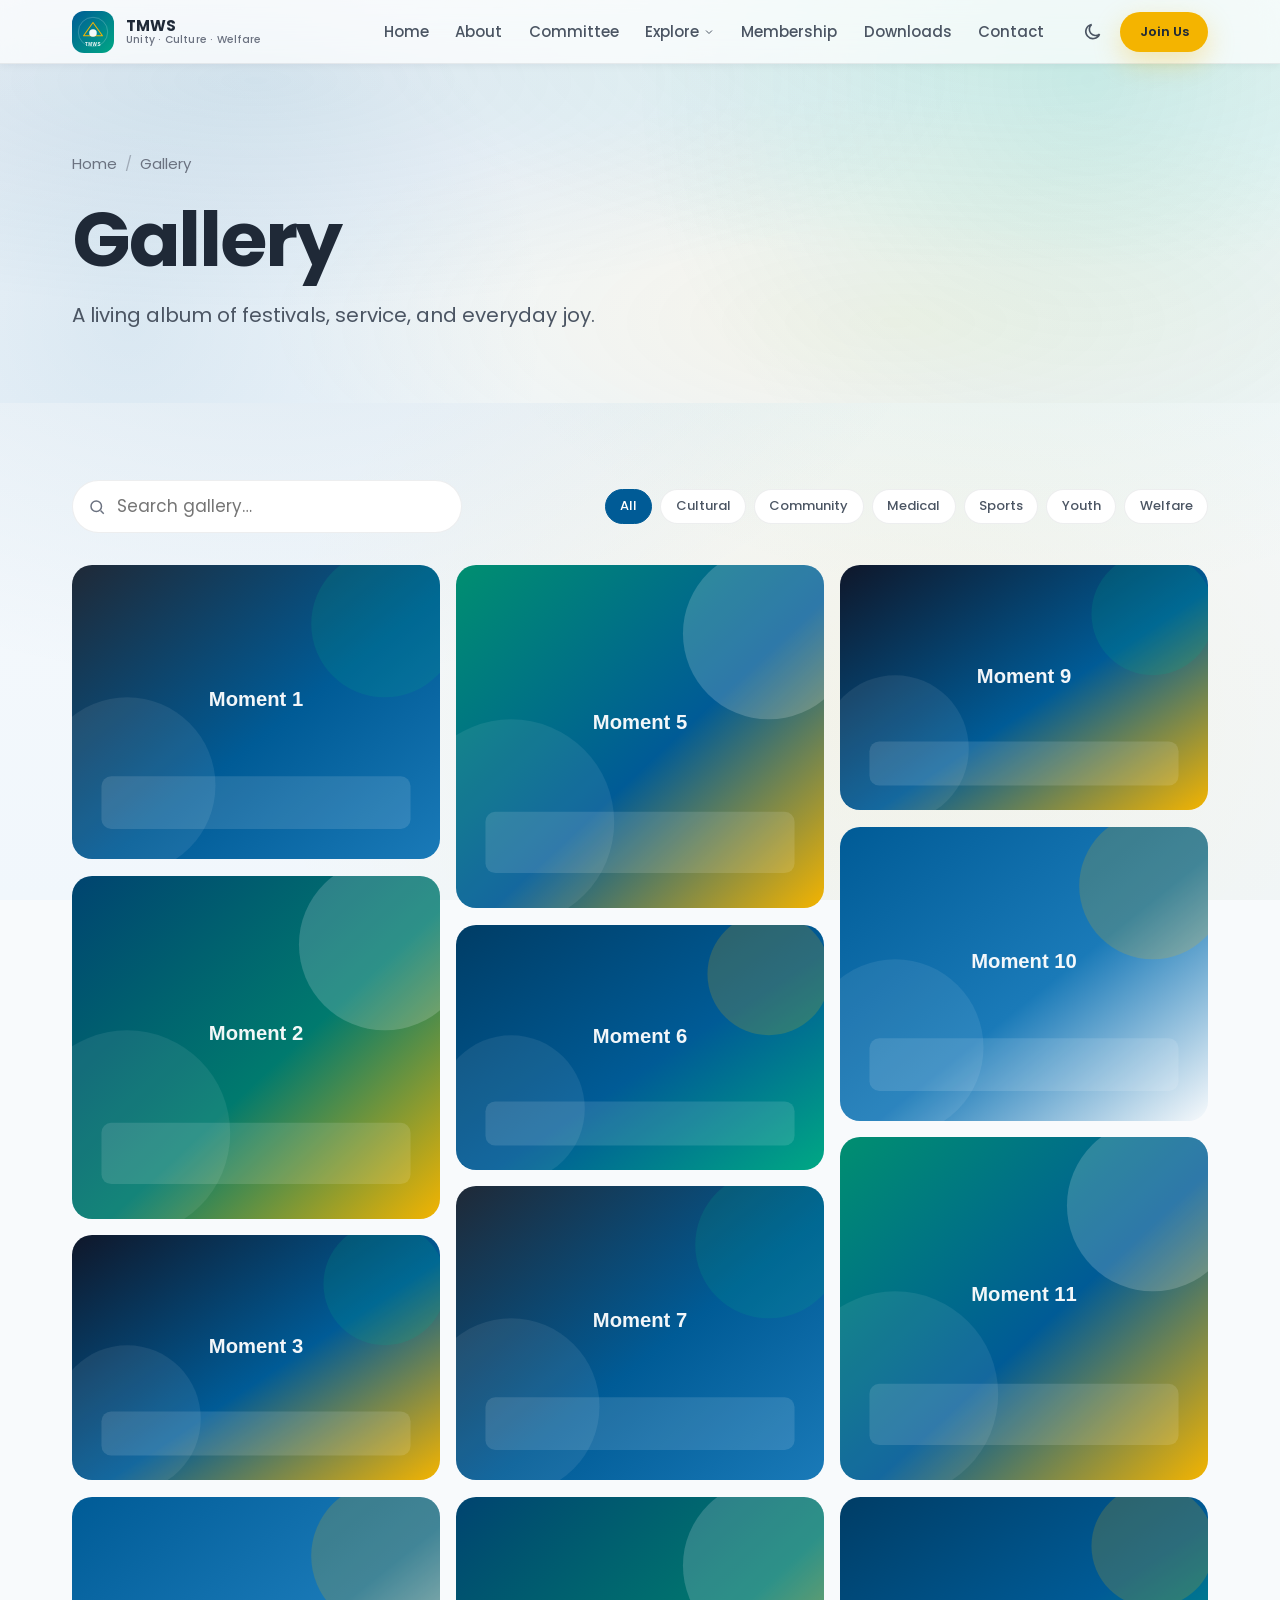
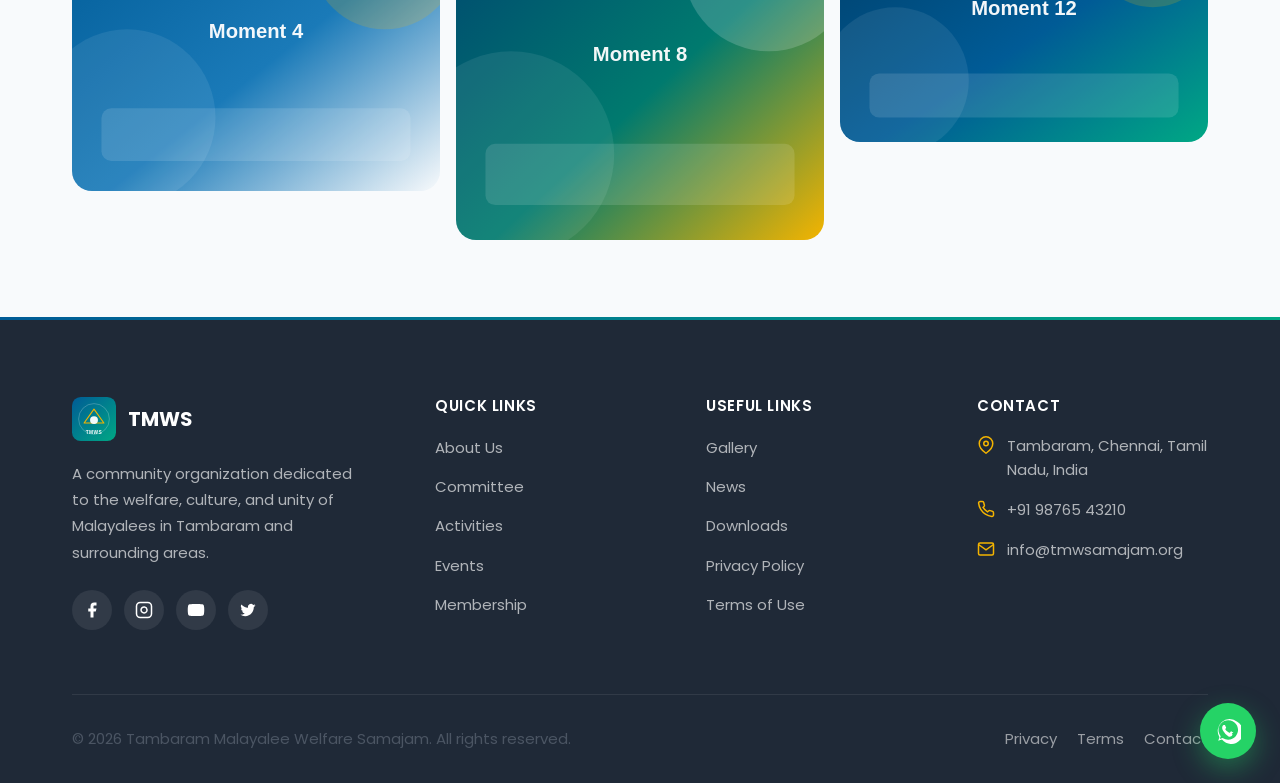
<file: gallery.html>
<!DOCTYPE html>
<html lang="en">
<head>
  <meta charset="UTF-8" />
  <meta name="viewport" content="width=device-width, initial-scale=1.0" />
  <title>Gallery — TMWS</title>
  <meta name="description" content="Photo gallery of TMWS festivals, service programs, and community moments." />
  <link rel="canonical" href="https://tmwsamajam.github.io/webapp/gallery.html" />
  <meta property="og:type" content="website" />
  <meta property="og:title" content="Gallery — TMWS" />
  <meta property="og:description" content="Photo gallery of TMWS festivals, service programs, and community moments." />
  <meta property="og:image" content="assets/images/logo/tmws-logo.svg" />
  <meta property="og:url" content="https://tmwsamajam.github.io/webapp/gallery.html" />
  <meta name="twitter:card" content="summary_large_image" />
  <meta name="twitter:title" content="Gallery — TMWS" />
  <meta name="twitter:description" content="Photo gallery of TMWS festivals, service programs, and community moments." />
  <link rel="icon" href="favicon.ico" sizes="any" />
  <link rel="icon" href="assets/images/logo/tmws-logo.svg" type="image/svg+xml" />
  <link rel="preconnect" href="https://fonts.googleapis.com" />
  <link rel="preconnect" href="https://fonts.gstatic.com" crossorigin />
  <link href="https://fonts.googleapis.com/css2?family=Poppins:wght@300;400;500;600;700&display=swap" rel="stylesheet" />
  <link rel="stylesheet" href="assets/css/style.css" />
  <script>
    (function () {
      try {
        var t = localStorage.getItem("tmws-theme");
        if (!t) t = window.matchMedia("(prefers-color-scheme: dark)").matches ? "dark" : "light";
        document.documentElement.setAttribute("data-theme", t);
      } catch (e) {}
    })();
  </script>
  
</head><body data-page="gallery">
  <a class="skip-link" href="#main">Skip to content</a>
  <div class="scroll-progress" data-scroll-progress role="presentation"></div>
  <div class="page-loader" data-page-loader aria-hidden="true"><div class="page-loader__spinner" role="status" aria-label="Loading"></div></div>
  <div data-header-mount></div>
  <main id="main">
    <section class="page-hero">
      <div class="container">
        <nav class="breadcrumb" aria-label="Breadcrumb">
          <a href="index.html">Home</a>
          <span class="breadcrumb__sep" aria-hidden="true">/</span>
          <span aria-current="page">Gallery</span>
        </nav>
        <h1 class="page-hero__title reveal">Gallery</h1>
        <p class="page-hero__desc reveal">A living album of festivals, service, and everyday joy.</p>
      </div>
    </section>

    <section class="section">
      <div class="container">
        <div class="filter-bar reveal">
          <div class="search-bar">
            <svg class="search-bar__icon" viewBox="0 0 24 24" fill="none" stroke="currentColor" stroke-width="2" aria-hidden="true"><circle cx="11" cy="11" r="7"/><path d="M21 21l-4.3-4.3"/></svg>
            <input class="search-bar__input" type="search" placeholder="Search gallery…" data-gallery-search aria-label="Search gallery" />
          </div>
          <div class="tag-list" role="group" aria-label="Filter gallery">
            <button type="button" class="tag is-active" data-gallery-filter="all">All</button>
            <button type="button" class="tag" data-gallery-filter="Cultural">Cultural</button>
            <button type="button" class="tag" data-gallery-filter="Community">Community</button>
            <button type="button" class="tag" data-gallery-filter="Medical">Medical</button>
            <button type="button" class="tag" data-gallery-filter="Sports">Sports</button>
            <button type="button" class="tag" data-gallery-filter="Youth">Youth</button>
            <button type="button" class="tag" data-gallery-filter="Welfare">Welfare</button>
          </div>
        </div>
        <div class="gallery-grid" data-gallery-grid></div>
      </div>
    </section>
  </main>

  <div data-footer-mount></div>
  <script src="assets/js/theme.js" defer></script>
  <script src="assets/js/navigation.js" defer></script>
  <script src="assets/js/animations.js" defer></script>
  <script src="assets/js/counter.js" defer></script>
  <script src="assets/js/gallery.js" defer></script>
  <script src="assets/js/main.js" defer></script>
</body>
</html>
</file>
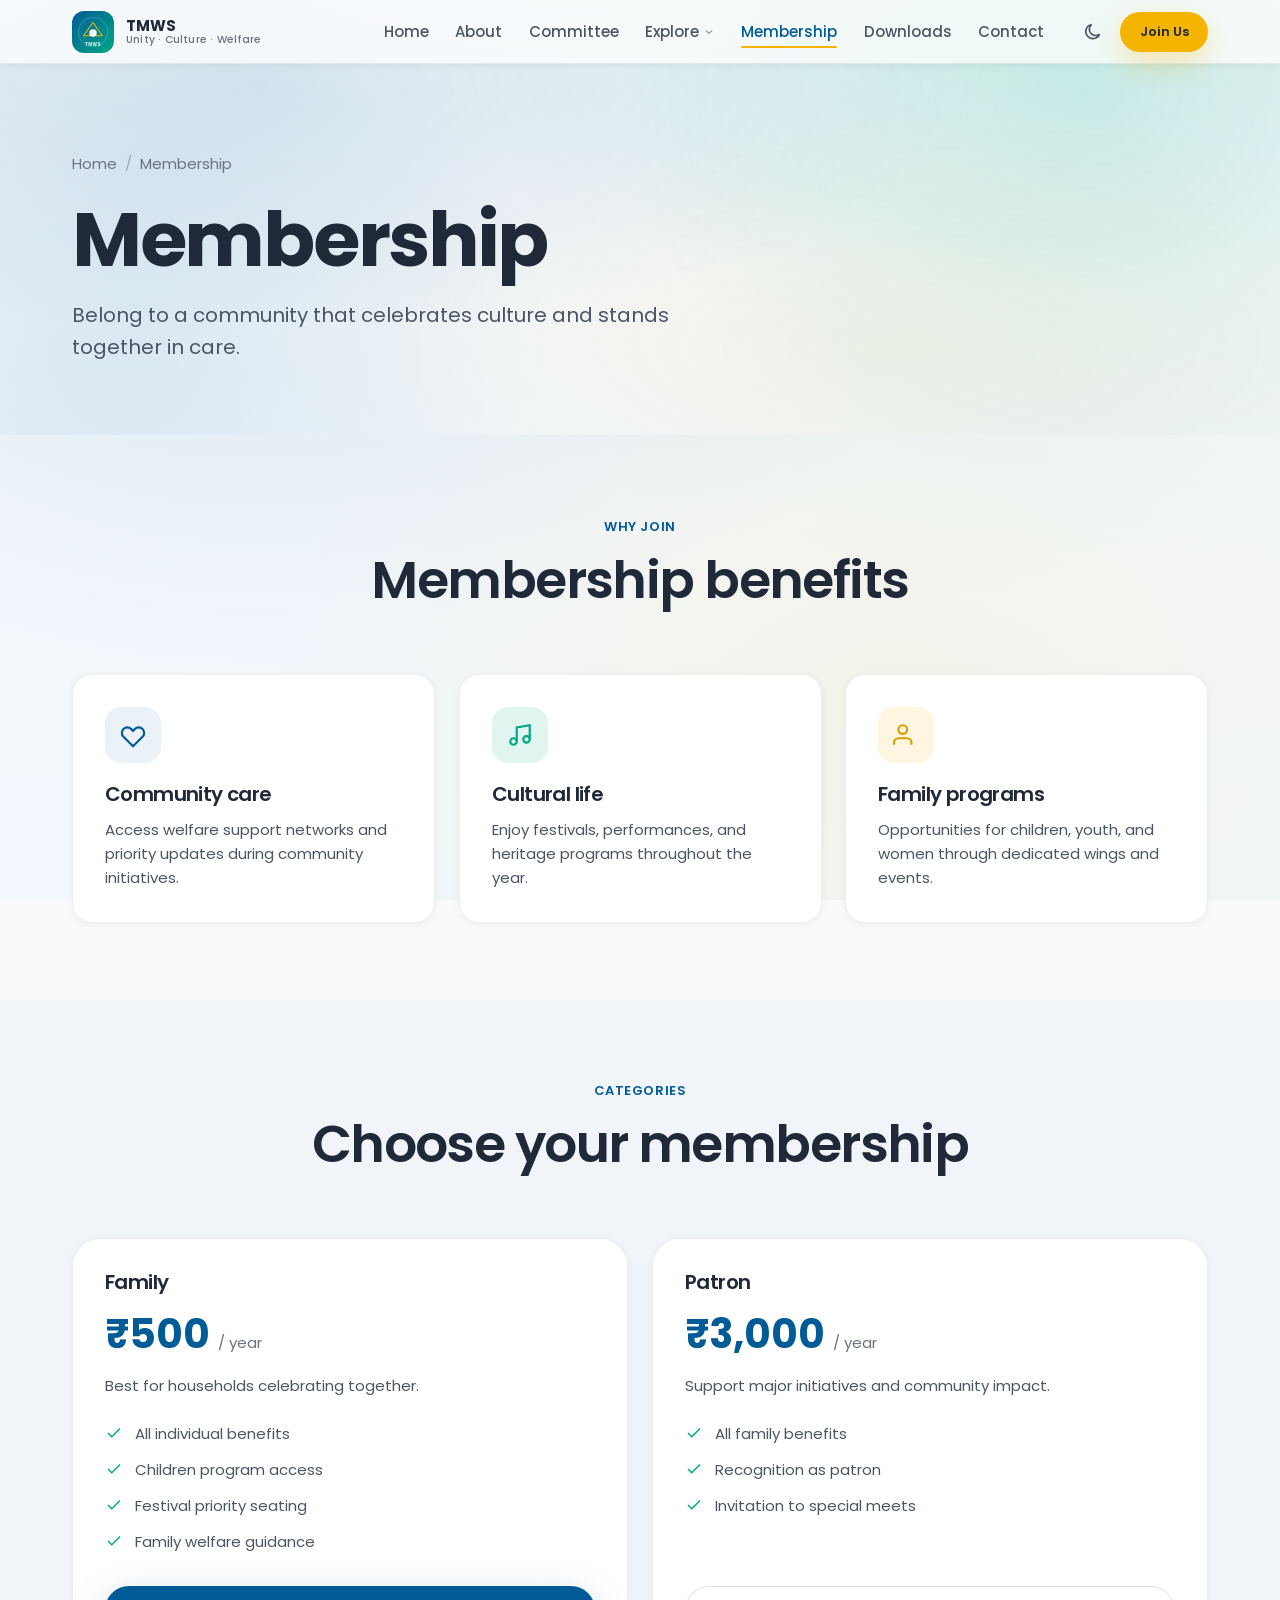
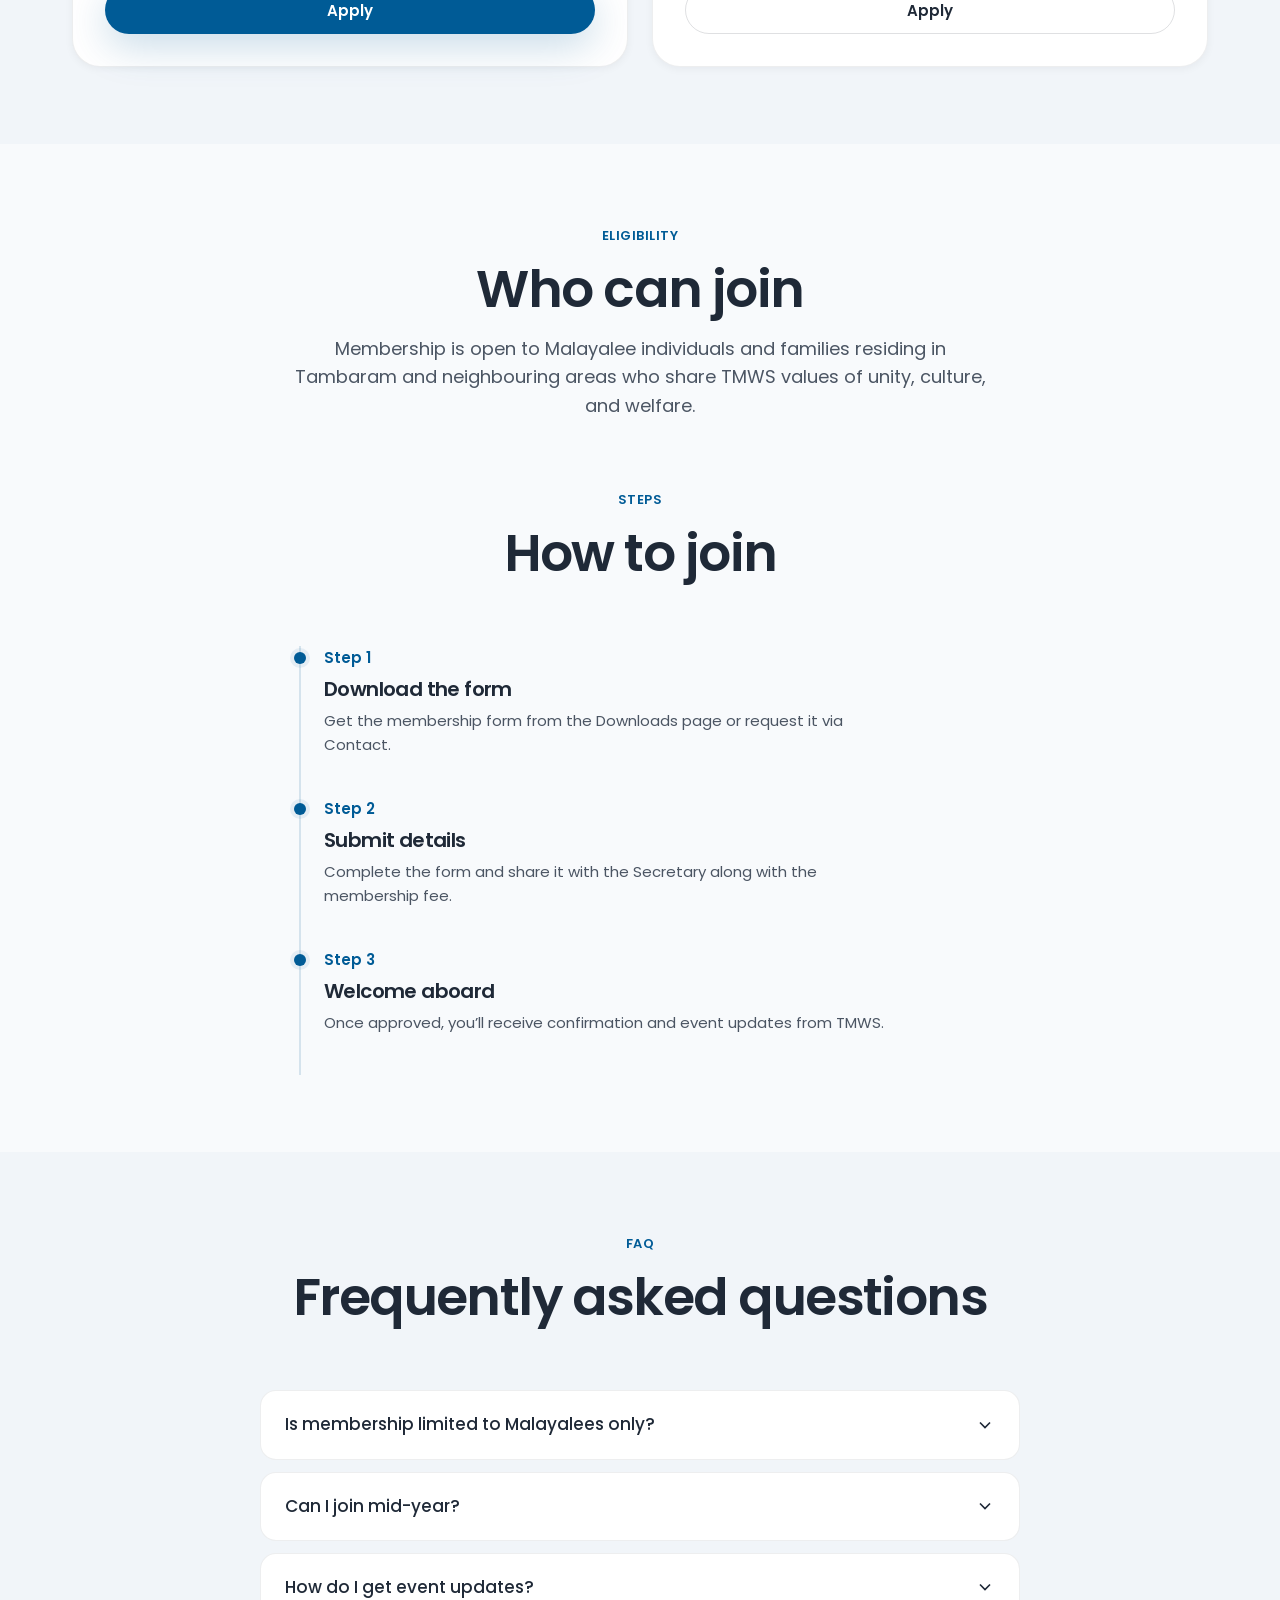
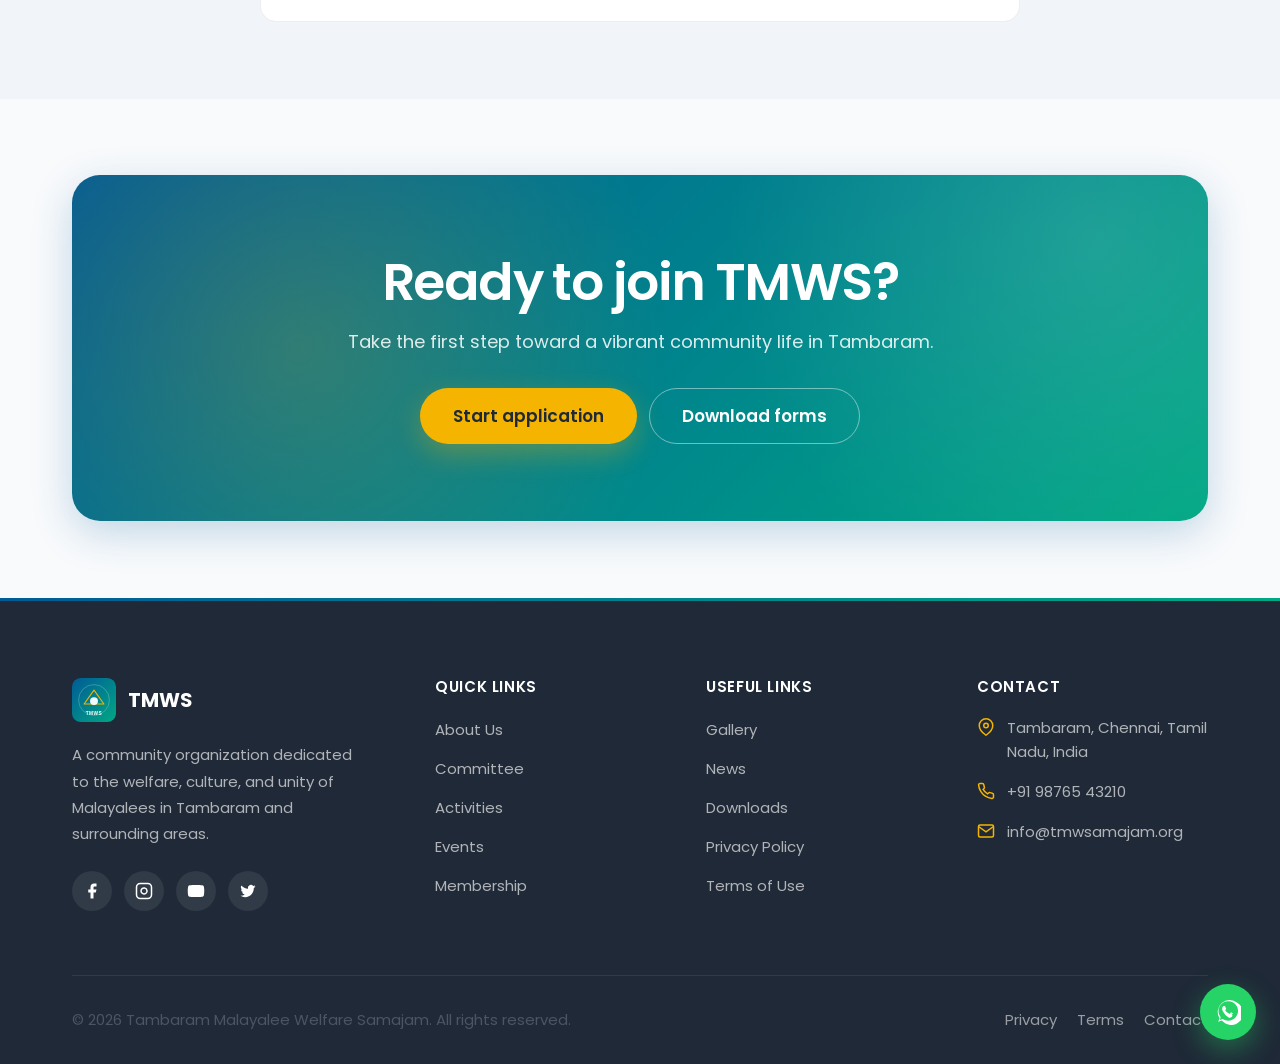
<file: membership.html>
<!DOCTYPE html>
<html lang="en">
<head>
  <meta charset="UTF-8" />
  <meta name="viewport" content="width=device-width, initial-scale=1.0" />
  <title>Membership — TMWS</title>
  <meta name="description" content="Membership benefits, categories, eligibility, and how to join TMWS." />
  <link rel="canonical" href="https://tmwsamajam.github.io/webapp/membership.html" />
  <meta property="og:type" content="website" />
  <meta property="og:title" content="Membership — TMWS" />
  <meta property="og:description" content="Membership benefits, categories, eligibility, and how to join TMWS." />
  <meta property="og:image" content="assets/images/logo/tmws-logo.svg" />
  <meta property="og:url" content="https://tmwsamajam.github.io/webapp/membership.html" />
  <meta name="twitter:card" content="summary_large_image" />
  <meta name="twitter:title" content="Membership — TMWS" />
  <meta name="twitter:description" content="Membership benefits, categories, eligibility, and how to join TMWS." />
  <link rel="icon" href="favicon.ico" sizes="any" />
  <link rel="icon" href="assets/images/logo/tmws-logo.svg" type="image/svg+xml" />
  <link rel="preconnect" href="https://fonts.googleapis.com" />
  <link rel="preconnect" href="https://fonts.gstatic.com" crossorigin />
  <link href="https://fonts.googleapis.com/css2?family=Poppins:wght@300;400;500;600;700&display=swap" rel="stylesheet" />
  <link rel="stylesheet" href="assets/css/style.css" />
  <script>
    (function () {
      try {
        var t = localStorage.getItem("tmws-theme");
        if (!t) t = window.matchMedia("(prefers-color-scheme: dark)").matches ? "dark" : "light";
        document.documentElement.setAttribute("data-theme", t);
      } catch (e) {}
    })();
  </script>
  
</head><body data-page="membership">
  <a class="skip-link" href="#main">Skip to content</a>
  <div class="scroll-progress" data-scroll-progress role="presentation"></div>
  <div class="page-loader" data-page-loader aria-hidden="true"><div class="page-loader__spinner" role="status" aria-label="Loading"></div></div>
  <div data-header-mount></div>
  <main id="main">
    <section class="page-hero">
      <div class="container">
        <nav class="breadcrumb" aria-label="Breadcrumb">
          <a href="index.html">Home</a>
          <span class="breadcrumb__sep" aria-hidden="true">/</span>
          <span aria-current="page">Membership</span>
        </nav>
        <h1 class="page-hero__title reveal">Membership</h1>
        <p class="page-hero__desc reveal">Belong to a community that celebrates culture and stands together in care.</p>
      </div>
    </section>

    <section class="section">
      <div class="container">
        <header class="section-header reveal"><p class="section-eyebrow">Why join</p><h2 class="section-title">Membership benefits</h2></header>
        <div class="grid grid--3">
          <article class="feature-card reveal"><div class="feature-card__icon" aria-hidden="true"><svg viewBox="0 0 24 24" fill="none" stroke="currentColor" stroke-width="2"><path d="M20.8 6.5a5 5 0 00-7.1 0L12 8.2l-1.7-1.7a5 5 0 00-7.1 7.1L12 22.4l8.8-8.8a5 5 0 000-7.1z"/></svg></div><h3>Community care</h3><p>Access welfare support networks and priority updates during community initiatives.</p></article>
          <article class="feature-card reveal reveal-delay-1"><div class="feature-card__icon feature-card__icon--accent" aria-hidden="true"><svg viewBox="0 0 24 24" fill="none" stroke="currentColor" stroke-width="2"><path d="M9 18V5l12-2v13"/><circle cx="6" cy="18" r="3"/><circle cx="18" cy="16" r="3"/></svg></div><h3>Cultural life</h3><p>Enjoy festivals, performances, and heritage programs throughout the year.</p></article>
          <article class="feature-card reveal reveal-delay-2"><div class="feature-card__icon feature-card__icon--secondary" aria-hidden="true"><svg viewBox="0 0 24 24" fill="none" stroke="currentColor" stroke-width="2"><path d="M17 21v-2a4 4 0 00-4-4H5a4 4 0 00-4 4v2"/><circle cx="9" cy="7" r="4"/></svg></div><h3>Family programs</h3><p>Opportunities for children, youth, and women through dedicated wings and events.</p></article>
        </div>
      </div>
    </section>

    <section class="section section--muted">
      <div class="container">
        <header class="section-header reveal"><p class="section-eyebrow">Categories</p><h2 class="section-title">Choose your membership</h2></header>
        <div class="grid grid--2">
          <article class="pricing-card reveal">
            <h3 class="pricing-card__name">Family</h3>
            <p class="pricing-card__price">₹500 <span>/ year</span></p>
            <p class="pricing-card__desc">Best for households celebrating together.</p>
            <ul class="pricing-card__features">
              <li><svg viewBox="0 0 24 24" fill="none" stroke="currentColor" stroke-width="2"><path d="M20 6L9 17l-5-5"/></svg> All individual benefits</li>
              <li><svg viewBox="0 0 24 24" fill="none" stroke="currentColor" stroke-width="2"><path d="M20 6L9 17l-5-5"/></svg> Children program access</li>
              <li><svg viewBox="0 0 24 24" fill="none" stroke="currentColor" stroke-width="2"><path d="M20 6L9 17l-5-5"/></svg> Festival priority seating</li>
              <li><svg viewBox="0 0 24 24" fill="none" stroke="currentColor" stroke-width="2"><path d="M20 6L9 17l-5-5"/></svg> Family welfare guidance</li>
            </ul>
            <a href="contact.html" class="btn btn--primary">Apply</a>
          </article>
          <article class="pricing-card reveal reveal-delay-1">
            <h3 class="pricing-card__name">Patron</h3>
            <p class="pricing-card__price">₹3,000 <span>/ year</span></p>
            <p class="pricing-card__desc">Support major initiatives and community impact.</p>
            <ul class="pricing-card__features">
              <li><svg viewBox="0 0 24 24" fill="none" stroke="currentColor" stroke-width="2"><path d="M20 6L9 17l-5-5"/></svg> All family benefits</li>
              <li><svg viewBox="0 0 24 24" fill="none" stroke="currentColor" stroke-width="2"><path d="M20 6L9 17l-5-5"/></svg> Recognition as patron</li>
              <li><svg viewBox="0 0 24 24" fill="none" stroke="currentColor" stroke-width="2"><path d="M20 6L9 17l-5-5"/></svg> Invitation to special meets</li>
            </ul>
            <a href="contact.html" class="btn btn--outline-dark">Apply</a>
          </article>
        </div>
      </div>
    </section>

    <section class="section">
      <div class="container container--narrow">
        <header class="section-header reveal"><p class="section-eyebrow">Eligibility</p><h2 class="section-title">Who can join</h2>
          <p class="section-desc">Membership is open to Malayalee individuals and families residing in Tambaram and neighbouring areas who share TMWS values of unity, culture, and welfare.</p>
        </header>
        <header class="section-header reveal mt-8"><p class="section-eyebrow">Steps</p><h2 class="section-title">How to join</h2></header>
        <div class="timeline">
          <div class="timeline__item reveal"><p class="timeline__year">Step 1</p><h3 class="timeline__title">Download the form</h3><p class="timeline__text">Get the membership form from the Downloads page or request it via Contact.</p></div>
          <div class="timeline__item reveal"><p class="timeline__year">Step 2</p><h3 class="timeline__title">Submit details</h3><p class="timeline__text">Complete the form and share it with the Secretary along with the membership fee.</p></div>
          <div class="timeline__item reveal"><p class="timeline__year">Step 3</p><h3 class="timeline__title">Welcome aboard</h3><p class="timeline__text">Once approved, you’ll receive confirmation and event updates from TMWS.</p></div>
        </div>
      </div>
    </section>

    <section class="section section--muted">
      <div class="container">
        <header class="section-header reveal"><p class="section-eyebrow">FAQ</p><h2 class="section-title">Frequently asked questions</h2></header>
        <div class="faq-list">
          <div class="faq-item" data-faq-item>
            <button type="button" class="faq-item__question" aria-expanded="false">Is membership limited to Malayalees only?<svg width="20" height="20" viewBox="0 0 24 24" fill="none" stroke="currentColor" stroke-width="2"><path d="M6 9l6 6 6-6"/></svg></button>
            <div class="faq-item__answer"><div class="faq-item__answer-inner">TMWS primarily serves the Malayalee community in Tambaram. Friends of the community are welcome at public events; voting membership follows Samajam guidelines.</div></div>
          </div>
          <div class="faq-item" data-faq-item>
            <button type="button" class="faq-item__question" aria-expanded="false">Can I join mid-year?<svg width="20" height="20" viewBox="0 0 24 24" fill="none" stroke="currentColor" stroke-width="2"><path d="M6 9l6 6 6-6"/></svg></button>
            <div class="faq-item__answer"><div class="faq-item__answer-inner">Yes. Membership can begin any time; renewal typically aligns with the Samajam’s membership year.</div></div>
          </div>
          <div class="faq-item" data-faq-item>
            <button type="button" class="faq-item__question" aria-expanded="false">How do I get event updates?<svg width="20" height="20" viewBox="0 0 24 24" fill="none" stroke="currentColor" stroke-width="2"><path d="M6 9l6 6 6-6"/></svg></button>
            <div class="faq-item__answer"><div class="faq-item__answer-inner">Members receive updates via WhatsApp groups, email, and this website’s Events and News pages.</div></div>
          </div>
        </div>
      </div>
    </section>

    <section class="section">
      <div class="container">
        <div class="cta-banner reveal">
          <h2>Ready to join TMWS?</h2>
          <p>Take the first step toward a vibrant community life in Tambaram.</p>
          <div class="btn-group flex--center">
            <a href="contact.html" class="btn btn--secondary btn--lg">Start application</a>
            <a href="downloads.html" class="btn btn--outline btn--lg">Download forms</a>
          </div>
        </div>
      </div>
    </section>
  </main>

  <div data-footer-mount></div>
  <script src="assets/js/theme.js" defer></script>
  <script src="assets/js/navigation.js" defer></script>
  <script src="assets/js/animations.js" defer></script>
  <script src="assets/js/counter.js" defer></script>
  <script src="assets/js/gallery.js" defer></script>
  <script src="assets/js/main.js" defer></script>
</body>
</html>
</file>
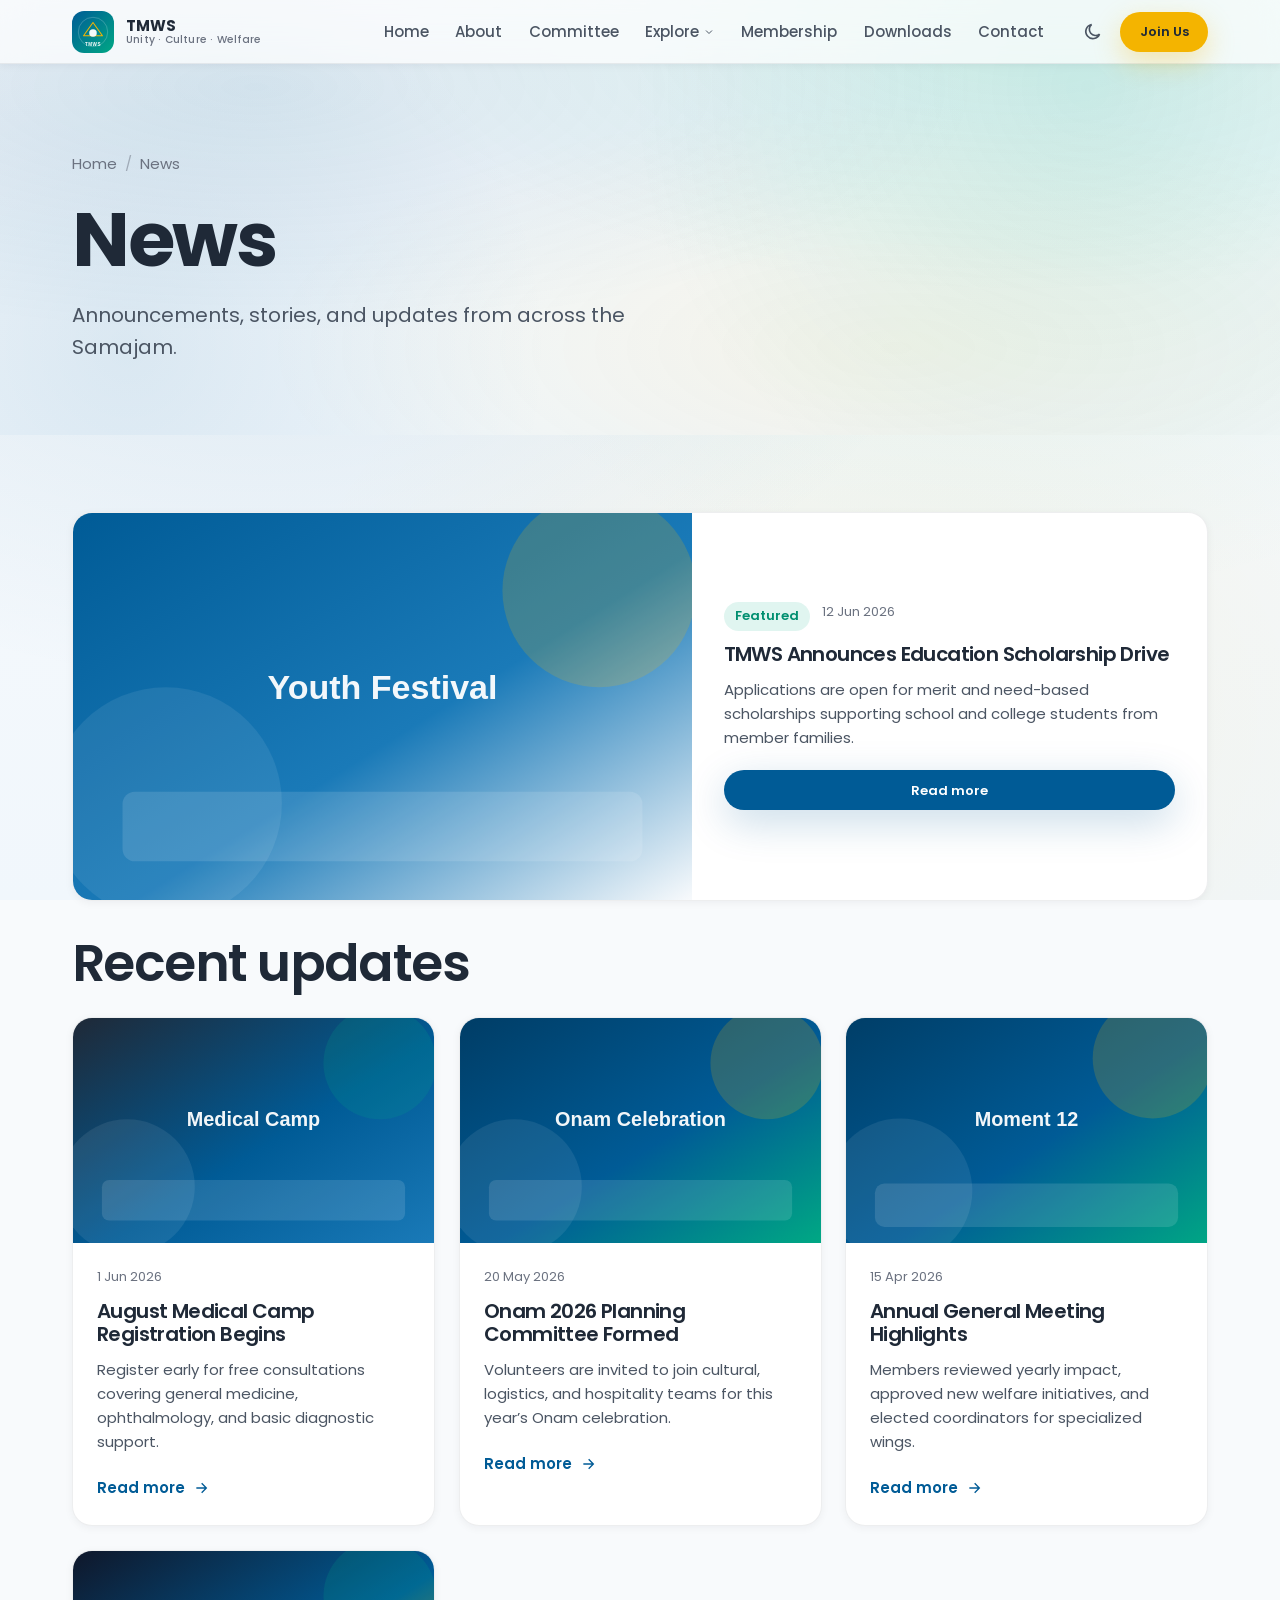
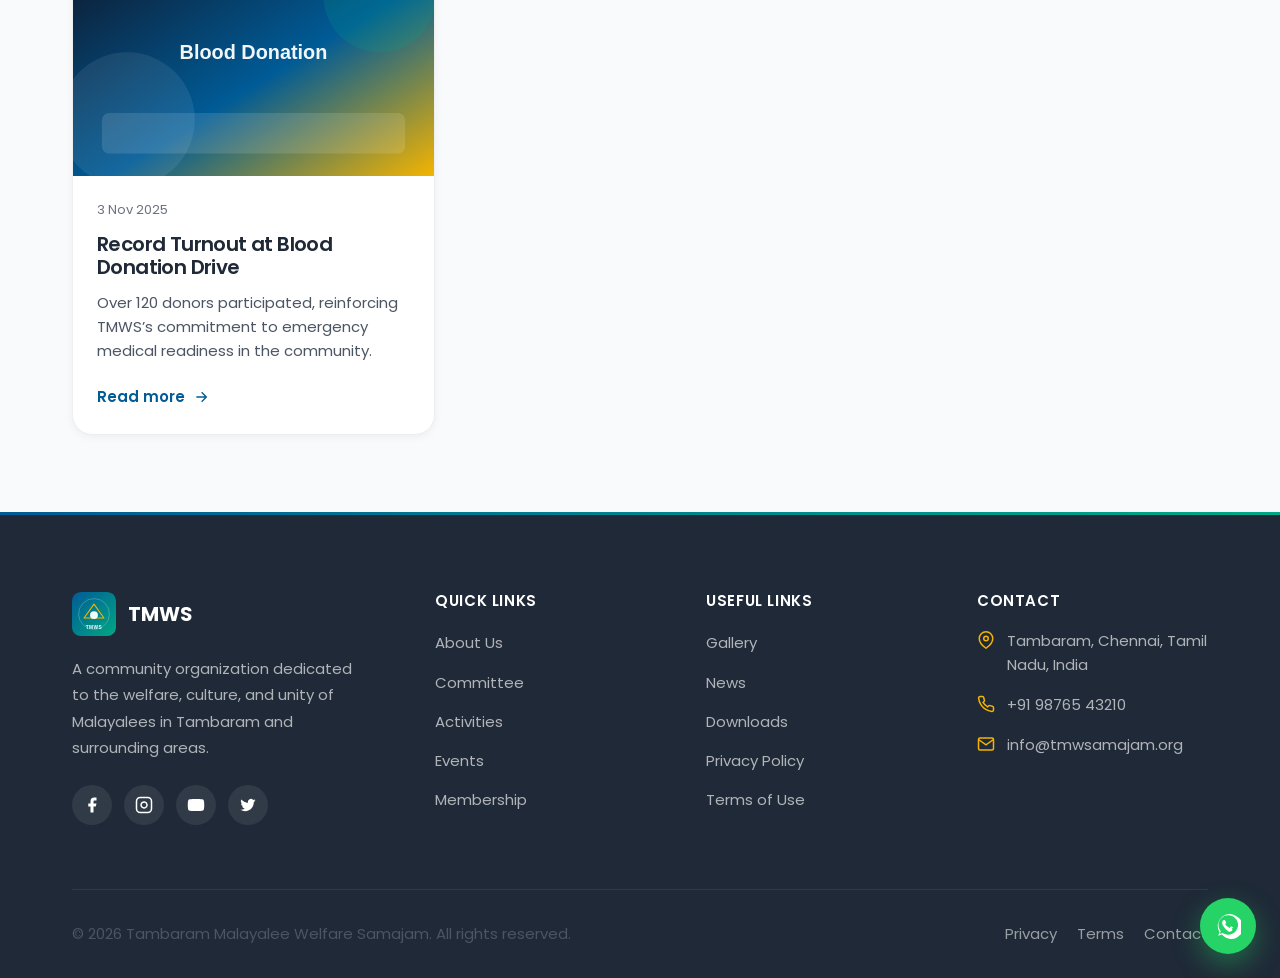
<file: news.html>
<!DOCTYPE html>
<html lang="en">
<head>
  <meta charset="UTF-8" />
  <meta name="viewport" content="width=device-width, initial-scale=1.0" />
  <title>News — TMWS</title>
  <meta name="description" content="Latest news and announcements from Tambaram Malayalee Welfare Samajam." />
  <link rel="canonical" href="https://tmwsamajam.github.io/webapp/news.html" />
  <meta property="og:type" content="website" />
  <meta property="og:title" content="News — TMWS" />
  <meta property="og:description" content="Latest news and announcements from Tambaram Malayalee Welfare Samajam." />
  <meta property="og:image" content="assets/images/logo/tmws-logo.svg" />
  <meta property="og:url" content="https://tmwsamajam.github.io/webapp/news.html" />
  <meta name="twitter:card" content="summary_large_image" />
  <meta name="twitter:title" content="News — TMWS" />
  <meta name="twitter:description" content="Latest news and announcements from Tambaram Malayalee Welfare Samajam." />
  <link rel="icon" href="favicon.ico" sizes="any" />
  <link rel="icon" href="assets/images/logo/tmws-logo.svg" type="image/svg+xml" />
  <link rel="preconnect" href="https://fonts.googleapis.com" />
  <link rel="preconnect" href="https://fonts.gstatic.com" crossorigin />
  <link href="https://fonts.googleapis.com/css2?family=Poppins:wght@300;400;500;600;700&display=swap" rel="stylesheet" />
  <link rel="stylesheet" href="assets/css/style.css" />
  <script>
    (function () {
      try {
        var t = localStorage.getItem("tmws-theme");
        if (!t) t = window.matchMedia("(prefers-color-scheme: dark)").matches ? "dark" : "light";
        document.documentElement.setAttribute("data-theme", t);
      } catch (e) {}
    })();
  </script>
  
</head><body data-page="news">
  <a class="skip-link" href="#main">Skip to content</a>
  <div class="scroll-progress" data-scroll-progress role="presentation"></div>
  <div class="page-loader" data-page-loader aria-hidden="true"><div class="page-loader__spinner" role="status" aria-label="Loading"></div></div>
  <div data-header-mount></div>
  <main id="main">
    <section class="page-hero">
      <div class="container">
        <nav class="breadcrumb" aria-label="Breadcrumb">
          <a href="index.html">Home</a>
          <span class="breadcrumb__sep" aria-hidden="true">/</span>
          <span aria-current="page">News</span>
        </nav>
        <h1 class="page-hero__title reveal">News</h1>
        <p class="page-hero__desc reveal">Announcements, stories, and updates from across the Samajam.</p>
      </div>
    </section>

    <section class="section">
      <div class="container">
        <div class="mb-8" data-news-featured></div>
        <h2 class="mb-6 reveal">Recent updates</h2>
        <div class="grid grid--3" data-news-list></div>
      </div>
    </section>
  </main>

  <div data-footer-mount></div>
  <script src="assets/js/theme.js" defer></script>
  <script src="assets/js/navigation.js" defer></script>
  <script src="assets/js/animations.js" defer></script>
  <script src="assets/js/counter.js" defer></script>
  <script src="assets/js/gallery.js" defer></script>
  <script src="assets/js/main.js" defer></script>
</body>
</html>
</file>
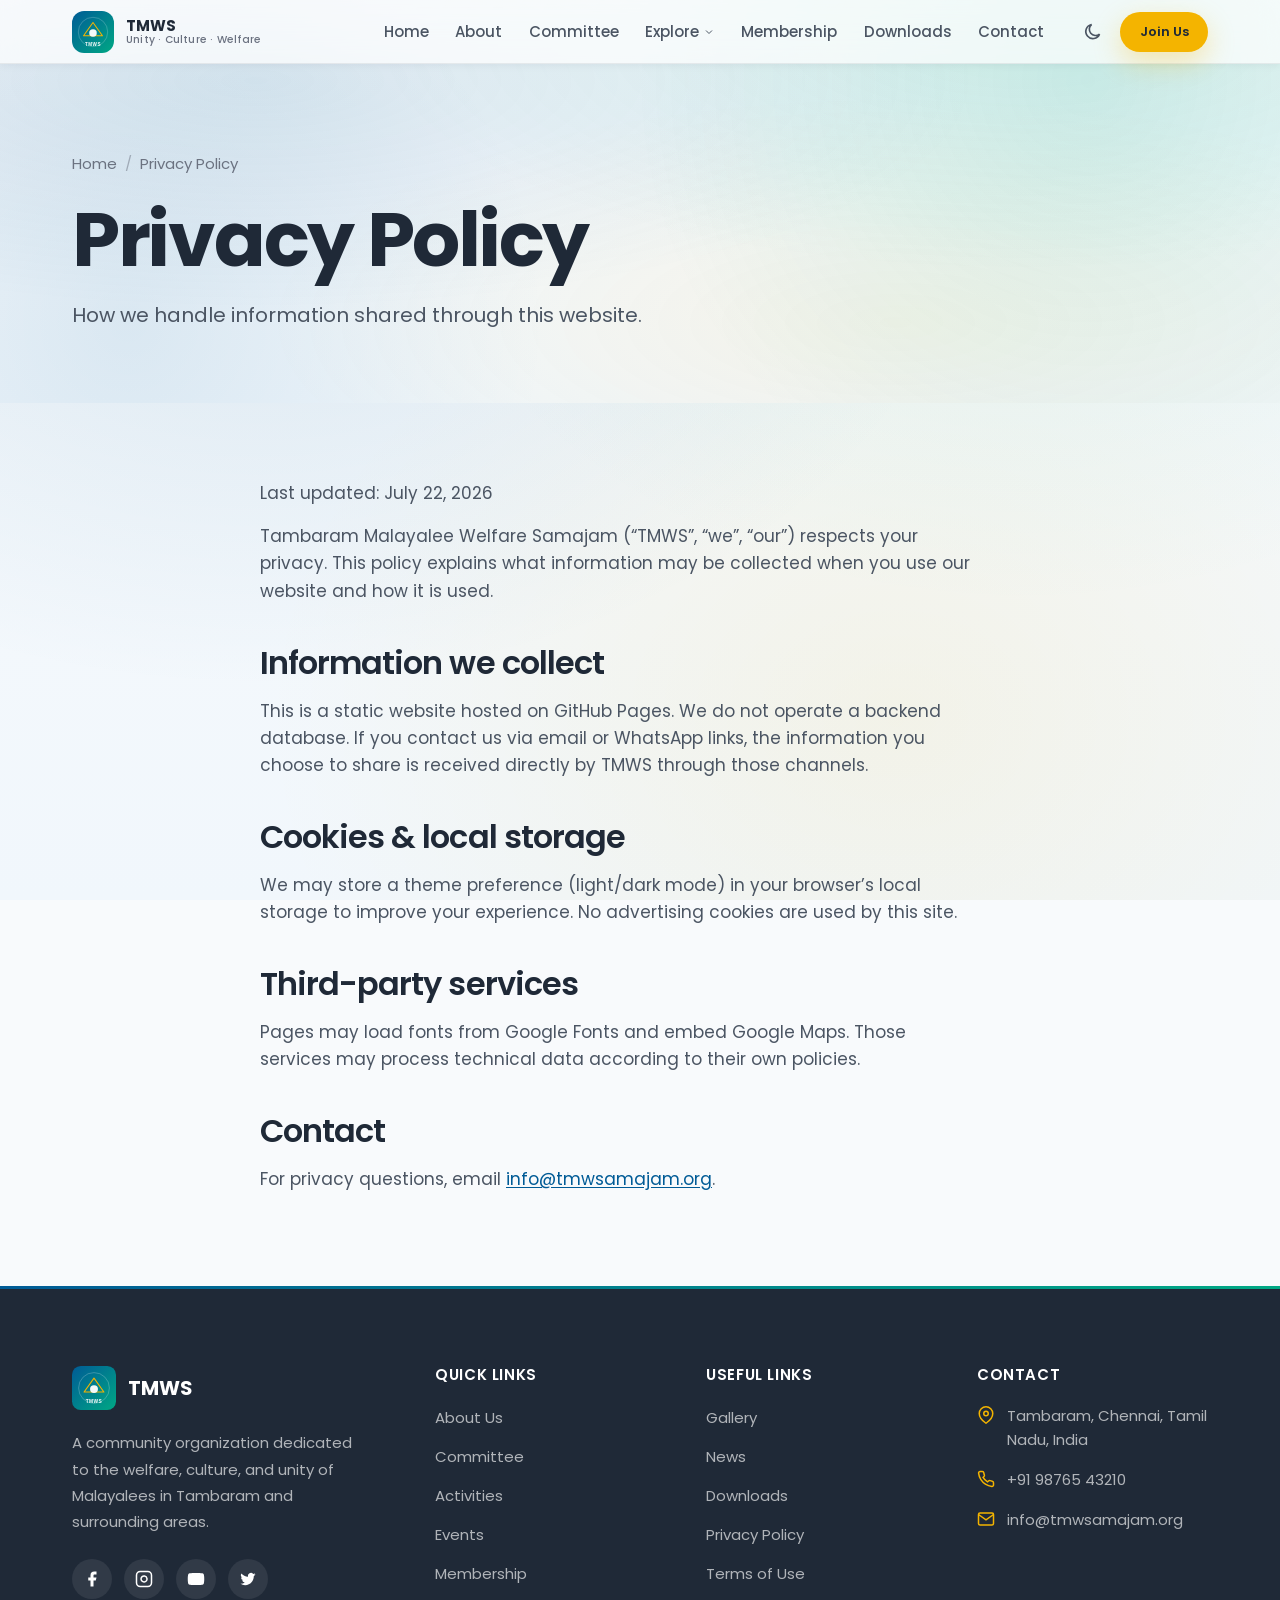
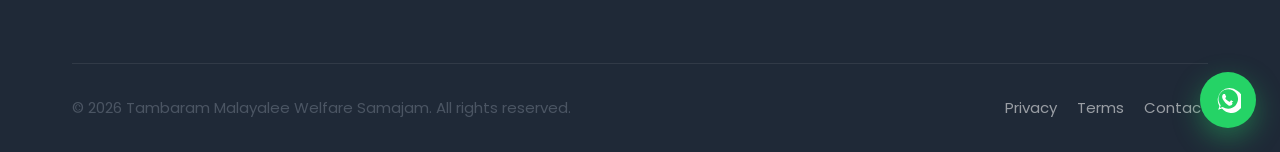
<file: privacy.html>
<!DOCTYPE html>
<html lang="en">
<head>
  <meta charset="UTF-8" />
  <meta name="viewport" content="width=device-width, initial-scale=1.0" />
  <title>Privacy Policy — TMWS</title>
  <meta name="description" content="Privacy policy for the Tambaram Malayalee Welfare Samajam website." />
  <link rel="canonical" href="https://tmwsamajam.github.io/webapp/privacy.html" />
  <meta property="og:type" content="website" />
  <meta property="og:title" content="Privacy Policy — TMWS" />
  <meta property="og:description" content="Privacy policy for the Tambaram Malayalee Welfare Samajam website." />
  <meta property="og:image" content="assets/images/logo/tmws-logo.svg" />
  <meta property="og:url" content="https://tmwsamajam.github.io/webapp/privacy.html" />
  <meta name="twitter:card" content="summary_large_image" />
  <meta name="twitter:title" content="Privacy Policy — TMWS" />
  <meta name="twitter:description" content="Privacy policy for the Tambaram Malayalee Welfare Samajam website." />
  <link rel="icon" href="favicon.ico" sizes="any" />
  <link rel="icon" href="assets/images/logo/tmws-logo.svg" type="image/svg+xml" />
  <link rel="preconnect" href="https://fonts.googleapis.com" />
  <link rel="preconnect" href="https://fonts.gstatic.com" crossorigin />
  <link href="https://fonts.googleapis.com/css2?family=Poppins:wght@300;400;500;600;700&display=swap" rel="stylesheet" />
  <link rel="stylesheet" href="assets/css/style.css" />
  <script>
    (function () {
      try {
        var t = localStorage.getItem("tmws-theme");
        if (!t) t = window.matchMedia("(prefers-color-scheme: dark)").matches ? "dark" : "light";
        document.documentElement.setAttribute("data-theme", t);
      } catch (e) {}
    })();
  </script>
  
</head><body data-page="privacy">
  <a class="skip-link" href="#main">Skip to content</a>
  <div class="scroll-progress" data-scroll-progress role="presentation"></div>
  <div class="page-loader" data-page-loader aria-hidden="true"><div class="page-loader__spinner" role="status" aria-label="Loading"></div></div>
  <div data-header-mount></div>
  <main id="main">
    <section class="page-hero">
      <div class="container">
        <nav class="breadcrumb" aria-label="Breadcrumb">
          <a href="index.html">Home</a>
          <span class="breadcrumb__sep" aria-hidden="true">/</span>
          <span aria-current="page">Privacy Policy</span>
        </nav>
        <h1 class="page-hero__title reveal">Privacy Policy</h1>
        <p class="page-hero__desc reveal">How we handle information shared through this website.</p>
      </div>
    </section>

    <section class="section">
      <div class="container">
        <article class="legal-content reveal">
          <p>Last updated: July 22, 2026</p>
          <p>Tambaram Malayalee Welfare Samajam (“TMWS”, “we”, “our”) respects your privacy. This policy explains what information may be collected when you use our website and how it is used.</p>
          <h2>Information we collect</h2>
          <p>This is a static website hosted on GitHub Pages. We do not operate a backend database. If you contact us via email or WhatsApp links, the information you choose to share is received directly by TMWS through those channels.</p>
          <h2>Cookies &amp; local storage</h2>
          <p>We may store a theme preference (light/dark mode) in your browser’s local storage to improve your experience. No advertising cookies are used by this site.</p>
          <h2>Third-party services</h2>
          <p>Pages may load fonts from Google Fonts and embed Google Maps. Those services may process technical data according to their own policies.</p>
          <h2>Contact</h2>
          <p>For privacy questions, email <a href="mailto:info@tmwsamajam.org">info@tmwsamajam.org</a>.</p>
        </article>
      </div>
    </section>
  </main>

  <div data-footer-mount></div>
  <script src="assets/js/theme.js" defer></script>
  <script src="assets/js/navigation.js" defer></script>
  <script src="assets/js/animations.js" defer></script>
  <script src="assets/js/counter.js" defer></script>
  <script src="assets/js/gallery.js" defer></script>
  <script src="assets/js/main.js" defer></script>
</body>
</html>
</file>
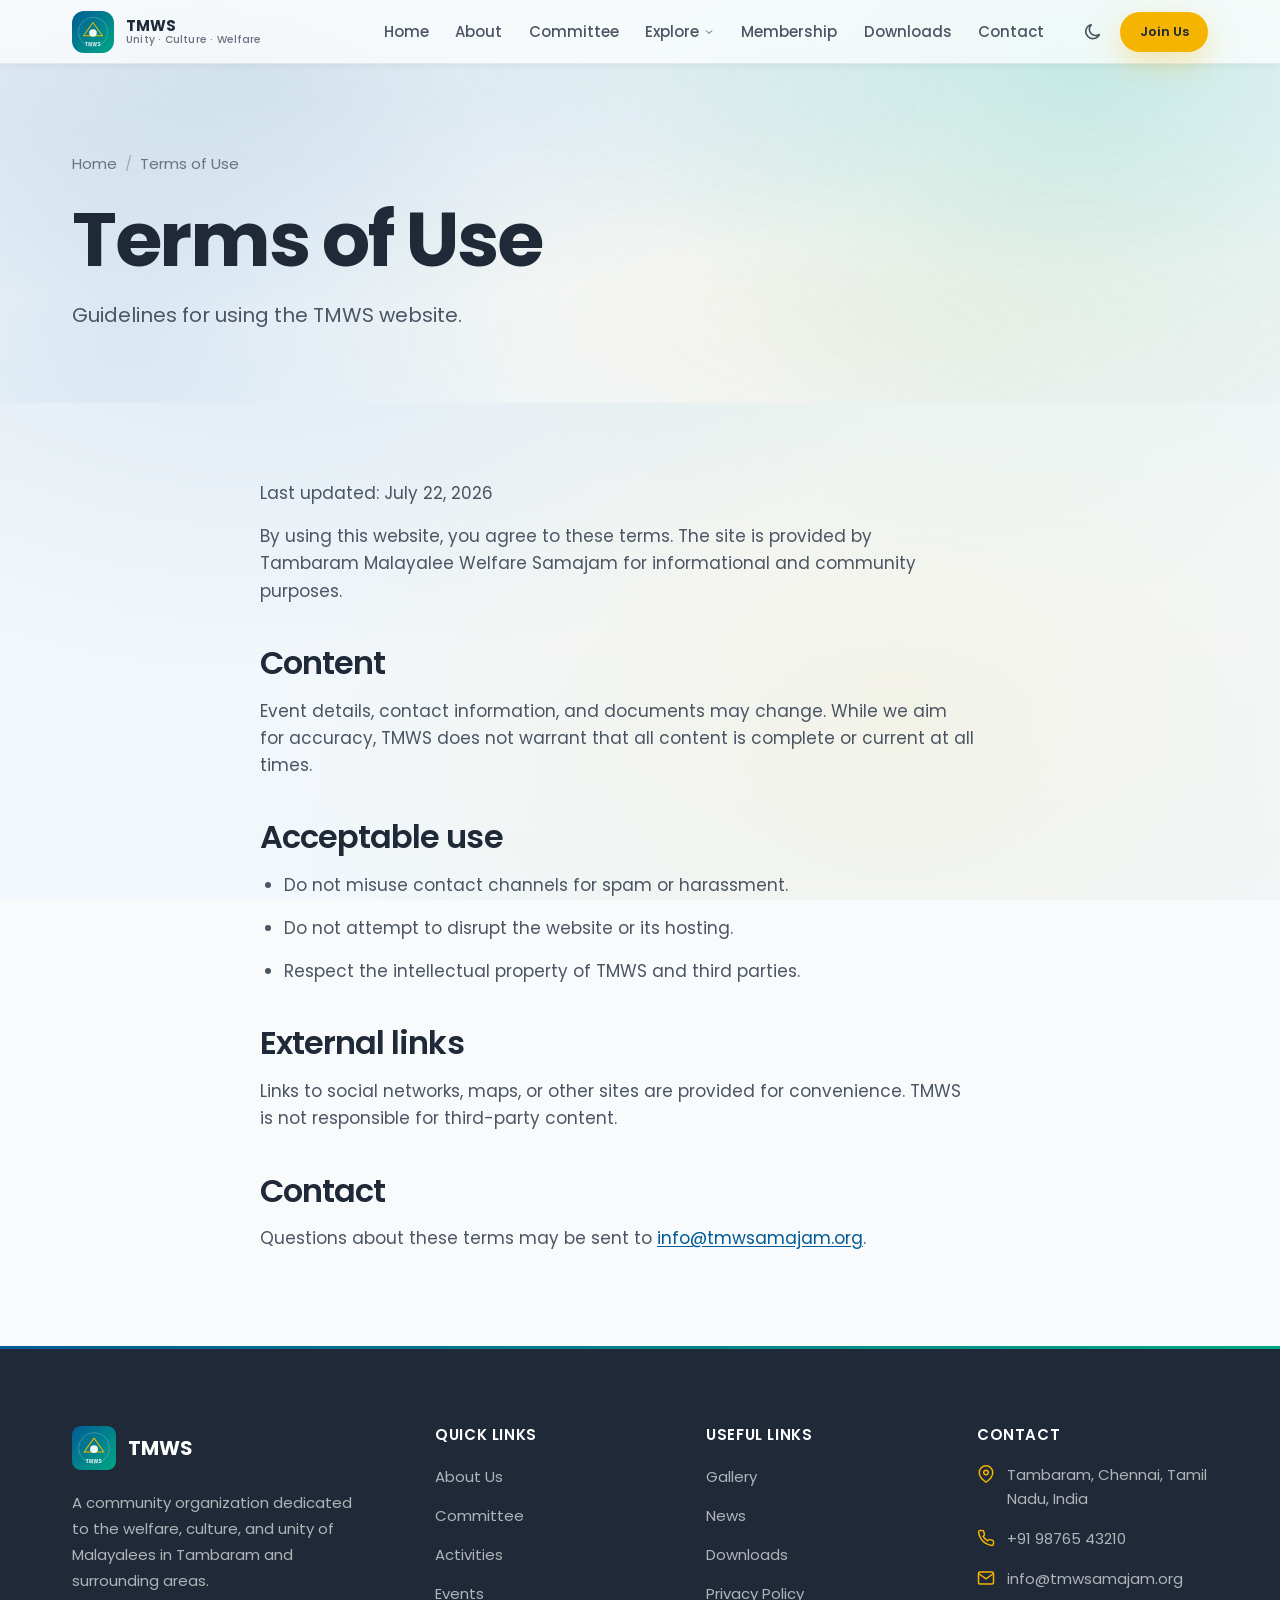
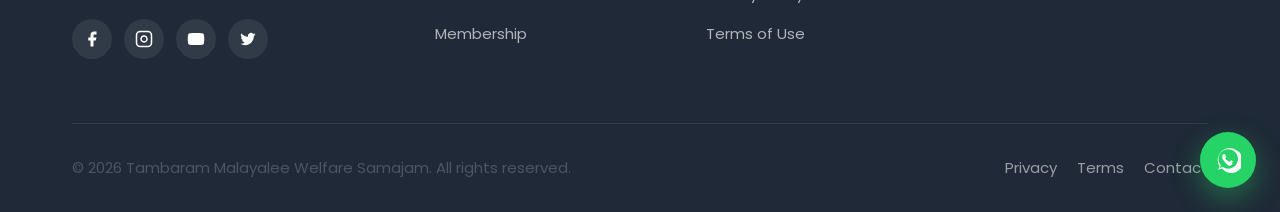
<file: terms.html>
<!DOCTYPE html>
<html lang="en">
<head>
  <meta charset="UTF-8" />
  <meta name="viewport" content="width=device-width, initial-scale=1.0" />
  <title>Terms of Use — TMWS</title>
  <meta name="description" content="Terms of use for the Tambaram Malayalee Welfare Samajam website." />
  <link rel="canonical" href="https://tmwsamajam.github.io/webapp/terms.html" />
  <meta property="og:type" content="website" />
  <meta property="og:title" content="Terms of Use — TMWS" />
  <meta property="og:description" content="Terms of use for the Tambaram Malayalee Welfare Samajam website." />
  <meta property="og:image" content="assets/images/logo/tmws-logo.svg" />
  <meta property="og:url" content="https://tmwsamajam.github.io/webapp/terms.html" />
  <meta name="twitter:card" content="summary_large_image" />
  <meta name="twitter:title" content="Terms of Use — TMWS" />
  <meta name="twitter:description" content="Terms of use for the Tambaram Malayalee Welfare Samajam website." />
  <link rel="icon" href="favicon.ico" sizes="any" />
  <link rel="icon" href="assets/images/logo/tmws-logo.svg" type="image/svg+xml" />
  <link rel="preconnect" href="https://fonts.googleapis.com" />
  <link rel="preconnect" href="https://fonts.gstatic.com" crossorigin />
  <link href="https://fonts.googleapis.com/css2?family=Poppins:wght@300;400;500;600;700&display=swap" rel="stylesheet" />
  <link rel="stylesheet" href="assets/css/style.css" />
  <script>
    (function () {
      try {
        var t = localStorage.getItem("tmws-theme");
        if (!t) t = window.matchMedia("(prefers-color-scheme: dark)").matches ? "dark" : "light";
        document.documentElement.setAttribute("data-theme", t);
      } catch (e) {}
    })();
  </script>
  
</head><body data-page="terms">
  <a class="skip-link" href="#main">Skip to content</a>
  <div class="scroll-progress" data-scroll-progress role="presentation"></div>
  <div class="page-loader" data-page-loader aria-hidden="true"><div class="page-loader__spinner" role="status" aria-label="Loading"></div></div>
  <div data-header-mount></div>
  <main id="main">
    <section class="page-hero">
      <div class="container">
        <nav class="breadcrumb" aria-label="Breadcrumb">
          <a href="index.html">Home</a>
          <span class="breadcrumb__sep" aria-hidden="true">/</span>
          <span aria-current="page">Terms of Use</span>
        </nav>
        <h1 class="page-hero__title reveal">Terms of Use</h1>
        <p class="page-hero__desc reveal">Guidelines for using the TMWS website.</p>
      </div>
    </section>

    <section class="section">
      <div class="container">
        <article class="legal-content reveal">
          <p>Last updated: July 22, 2026</p>
          <p>By using this website, you agree to these terms. The site is provided by Tambaram Malayalee Welfare Samajam for informational and community purposes.</p>
          <h2>Content</h2>
          <p>Event details, contact information, and documents may change. While we aim for accuracy, TMWS does not warrant that all content is complete or current at all times.</p>
          <h2>Acceptable use</h2>
          <ul>
            <li>Do not misuse contact channels for spam or harassment.</li>
            <li>Do not attempt to disrupt the website or its hosting.</li>
            <li>Respect the intellectual property of TMWS and third parties.</li>
          </ul>
          <h2>External links</h2>
          <p>Links to social networks, maps, or other sites are provided for convenience. TMWS is not responsible for third-party content.</p>
          <h2>Contact</h2>
          <p>Questions about these terms may be sent to <a href="mailto:info@tmwsamajam.org">info@tmwsamajam.org</a>.</p>
        </article>
      </div>
    </section>
  </main>

  <div data-footer-mount></div>
  <script src="assets/js/theme.js" defer></script>
  <script src="assets/js/navigation.js" defer></script>
  <script src="assets/js/animations.js" defer></script>
  <script src="assets/js/counter.js" defer></script>
  <script src="assets/js/gallery.js" defer></script>
  <script src="assets/js/main.js" defer></script>
</body>
</html>
</file>
<file: assets/css/style.css>
/* ============================================================
   TMWS Main Stylesheet
   Imports design system layers + page-specific styles
   ============================================================ */

@import url("variables.css");
@import url("layout.css");
@import url("components.css");
@import url("animations.css");
@import url("responsive.css");

/* ---------- Home Hero ---------- */

.hero {
  position: relative;
  min-height: 100vh;
  min-height: 100dvh;
  display: flex;
  align-items: center;
  justify-content: center;
  overflow: hidden;
  color: var(--color-white);
}

.hero__bg {
  position: absolute;
  inset: 0;
  z-index: 0;
}

.hero__bg img,
.hero__bg-fallback {
  width: 100%;
  height: 100%;
  object-fit: cover;
}

.hero__bg-fallback {
  background:
    linear-gradient(135deg, #003d66 0%, #005B96 40%, #007a6e 100%);
}

.hero__overlay {
  position: absolute;
  inset: 0;
  background: var(--gradient-hero);
  z-index: 1;
}

.hero__pattern {
  position: absolute;
  inset: 0;
  z-index: 2;
  opacity: 0.35;
  background-image:
    radial-gradient(circle at 20% 30%, rgba(255, 255, 255, 0.12) 0%, transparent 25%),
    radial-gradient(circle at 80% 70%, rgba(244, 180, 0, 0.15) 0%, transparent 30%);
  pointer-events: none;
}

.hero__content {
  position: relative;
  z-index: 3;
  text-align: center;
  padding: calc(var(--header-height) + 2rem) var(--container-padding) 5rem;
  max-width: 900px;
  margin-inline: auto;
}

.hero__brand {
  display: flex;
  flex-direction: column;
  align-items: center;
  gap: var(--space-4);
  margin-bottom: var(--space-8);
}

.hero__logo {
  width: 88px;
  height: 88px;
  border-radius: var(--radius-xl);
  box-shadow: 0 12px 40px rgba(0, 0, 0, 0.25);
  background: var(--color-white);
  padding: 6px;
}

.hero__org {
  font-size: clamp(1.75rem, 1.2rem + 2.5vw, 3rem);
  font-weight: var(--font-weight-bold);
  letter-spacing: var(--ls-tight);
  color: var(--color-white);
  line-height: var(--lh-tight);
}

.hero__title {
  font-size: var(--fs-hero);
  font-weight: var(--font-weight-bold);
  color: var(--color-white);
  margin-bottom: var(--space-5);
  letter-spacing: var(--ls-tight);
}

.hero__subtitle {
  font-size: var(--fs-lg);
  font-weight: var(--font-weight-light);
  color: rgba(255, 255, 255, 0.88);
  max-width: 36rem;
  margin-inline: auto;
  margin-bottom: var(--space-10);
  line-height: var(--lh-relaxed);
}

.hero__actions {
  display: flex;
  flex-wrap: wrap;
  justify-content: center;
  gap: var(--space-4);
}

.hero__scroll {
  position: absolute;
  bottom: 2rem;
  left: 50%;
  transform: translateX(-50%);
  z-index: 3;
  display: flex;
  flex-direction: column;
  align-items: center;
  gap: var(--space-2);
  color: rgba(255, 255, 255, 0.75);
  font-size: var(--fs-xs);
  font-weight: var(--font-weight-medium);
  letter-spacing: var(--ls-wide);
  text-transform: uppercase;
}

.hero__scroll-mouse {
  width: 22px;
  height: 34px;
  border: 2px solid rgba(255, 255, 255, 0.55);
  border-radius: var(--radius-full);
  position: relative;
}

.hero__scroll-mouse::before {
  content: "";
  position: absolute;
  top: 6px;
  left: 50%;
  width: 3px;
  height: 8px;
  margin-left: -1.5px;
  border-radius: var(--radius-full);
  background: var(--color-secondary);
  animation: scrollBounce 2s ease-in-out infinite;
}

/* Activities icon grid on home */
.activities-grid {
  display: grid;
  grid-template-columns: repeat(5, 1fr);
  gap: var(--space-5);
}

@media (max-width: 1100px) {
  .activities-grid {
    grid-template-columns: repeat(3, 1fr);
  }
}

@media (max-width: 640px) {
  .activities-grid {
    grid-template-columns: repeat(2, 1fr);
  }

  .hero__logo {
    width: 72px;
    height: 72px;
  }
}

.activity-tile {
  display: flex;
  flex-direction: column;
  align-items: center;
  text-align: center;
  gap: var(--space-4);
  padding: var(--space-6) var(--space-4);
  background: var(--color-bg-elevated);
  border: 1px solid var(--color-border);
  border-radius: var(--radius-xl);
  transition: transform var(--duration-base) var(--ease-out),
    box-shadow var(--duration-base) var(--ease-out),
    border-color var(--duration-base) var(--ease-out);
}

.activity-tile:hover {
  transform: translateY(-4px);
  box-shadow: var(--shadow-md);
  border-color: transparent;
}

.activity-tile__icon {
  display: grid;
  place-items: center;
  width: 52px;
  height: 52px;
  border-radius: var(--radius-lg);
  background: var(--color-primary-soft);
  color: var(--color-primary);
}

.activity-tile__icon svg {
  width: 24px;
  height: 24px;
}

.activity-tile span {
  font-size: var(--fs-sm);
  font-weight: var(--font-weight-medium);
  color: var(--color-text);
}

/* Legal pages */
.legal-content {
  max-width: var(--container-narrow);
  margin-inline: auto;
}

.legal-content h2 {
  font-size: var(--fs-2xl);
  margin-top: var(--space-10);
  margin-bottom: var(--space-4);
}

.legal-content h3 {
  font-size: var(--fs-xl);
  margin-top: var(--space-8);
  margin-bottom: var(--space-3);
}

.legal-content p,
.legal-content li {
  margin-bottom: var(--space-4);
  color: var(--color-text-secondary);
}

.legal-content ul {
  list-style: disc;
  padding-left: var(--space-6);
  margin-bottom: var(--space-4);
}

.legal-content a {
  color: var(--color-primary);
  text-decoration: underline;
  text-underline-offset: 2px;
}

/* Prose helpers for about page */
.prose-block {
  max-width: 68ch;
}

.prose-block p + p {
  margin-top: var(--space-4);
}

.split-section {
  display: grid;
  grid-template-columns: 1fr 1fr;
  gap: var(--space-12);
  align-items: center;
}

.split-section__visual {
  border-radius: var(--radius-2xl);
  overflow: hidden;
  box-shadow: var(--shadow-lg);
  aspect-ratio: 4 / 3;
  background: var(--gradient-primary);
  position: relative;
}

.split-section__visual img {
  width: 100%;
  height: 100%;
  object-fit: cover;
}

@media (max-width: 900px) {
  .split-section {
    grid-template-columns: 1fr;
    gap: var(--space-8);
  }
}

/* ---------- Committee Directory ---------- */

.committee-hero {
  position: relative;
  padding-top: calc(var(--header-height) + clamp(3.5rem, 8vw, 5.5rem));
  padding-bottom: clamp(3.5rem, 7vw, 5.5rem);
  overflow: hidden;
  color: var(--color-white);
  background: var(--color-primary-dark);
}

.committee-hero__bg {
  position: absolute;
  inset: 0;
  background:
    radial-gradient(ellipse at 15% 20%, rgba(0, 168, 132, 0.35), transparent 45%),
    radial-gradient(ellipse at 85% 10%, rgba(244, 180, 0, 0.22), transparent 40%),
    linear-gradient(135deg, #003d66 0%, #005B96 48%, #007a6e 100%);
  pointer-events: none;
}

.committee-hero__bg::after {
  content: "";
  position: absolute;
  inset: 0;
  background-image:
    linear-gradient(rgba(255, 255, 255, 0.04) 1px, transparent 1px),
    linear-gradient(90deg, rgba(255, 255, 255, 0.04) 1px, transparent 1px);
  background-size: 48px 48px;
  mask-image: linear-gradient(180deg, rgba(0, 0, 0, 0.55), transparent 85%);
  pointer-events: none;
}

.committee-hero__content {
  position: relative;
  z-index: 1;
  max-width: 820px;
}

.breadcrumb--light,
.breadcrumb--light a {
  color: rgba(255, 255, 255, 0.72);
}

.breadcrumb--light a:hover {
  color: var(--color-white);
}

.committee-hero__eyebrow {
  color: var(--color-secondary);
}

.committee-hero__title {
  font-size: var(--fs-hero);
  font-weight: var(--font-weight-bold);
  color: var(--color-white);
  letter-spacing: var(--ls-tight);
  margin-bottom: var(--space-5);
}

.committee-hero__intro {
  font-size: var(--fs-lg);
  font-weight: var(--font-weight-light);
  color: rgba(255, 255, 255, 0.88);
  line-height: var(--lh-relaxed);
  max-width: 42rem;
  margin-bottom: var(--space-8);
}

.committee-hero__nav {
  display: flex;
  flex-wrap: wrap;
  gap: var(--space-2);
}

.committee-jump {
  display: inline-flex;
  align-items: center;
  padding: 0.45rem 0.9rem;
  font-size: var(--fs-xs);
  font-weight: var(--font-weight-medium);
  color: rgba(255, 255, 255, 0.9);
  border: 1px solid rgba(255, 255, 255, 0.28);
  border-radius: var(--radius-full);
  background: rgba(255, 255, 255, 0.08);
  backdrop-filter: blur(8px);
  transition: background var(--duration-fast) var(--ease-out),
    border-color var(--duration-fast) var(--ease-out),
    transform var(--duration-fast) var(--ease-out);
}

.committee-jump:hover {
  background: rgba(255, 255, 255, 0.16);
  border-color: rgba(255, 255, 255, 0.5);
  color: var(--color-white);
  transform: translateY(-1px);
}

.committee-directory {
  padding-bottom: var(--section-padding);
}

.committee-loading {
  text-align: center;
  padding: var(--space-16) var(--space-4);
  color: var(--color-text-muted);
}

.committee-section {
  padding-top: clamp(2.75rem, 5vw, 4.5rem);
  position: relative;
}

.committee-section:nth-child(even) {
  background: transparent;
}

.committee-section__header {
  text-align: center;
  max-width: 640px;
  margin: 0 auto clamp(2.5rem, 4vw, 3.5rem);
}

.committee-section__icon {
  display: grid;
  place-items: center;
  width: 64px;
  height: 64px;
  margin: 0 auto var(--space-5);
  border-radius: var(--radius-xl);
  background: var(--color-primary-soft);
  color: var(--color-primary);
  box-shadow: var(--shadow-sm);
}

.committee-section__icon svg {
  width: 28px;
  height: 28px;
}

.committee-section__title {
  font-size: var(--fs-3xl);
  margin-bottom: var(--space-4);
}

.committee-section__divider {
  width: 56px;
  height: 3px;
  margin: 0 auto var(--space-5);
  border-radius: var(--radius-full);
  background: var(--gradient-primary);
}

.committee-section__desc {
  font-size: var(--fs-md);
  color: var(--color-text-secondary);
  margin-inline: auto;
}

.committee-grid {
  display: grid;
  grid-template-columns: repeat(5, 1fr);
  gap: var(--space-6);
  align-items: stretch;
}

.committee-group {
  margin-bottom: var(--space-12);
}

.committee-group:last-child {
  margin-bottom: 0;
}

.committee-group__title {
  display: flex;
  align-items: center;
  gap: var(--space-4);
  font-size: var(--fs-xl);
  font-weight: var(--font-weight-semibold);
  margin-bottom: var(--space-6);
  color: var(--color-text);
}

.committee-group__title::after {
  content: "";
  flex: 1;
  height: 1px;
  background: var(--color-border-strong);
}

.committee-section + .committee-section::before {
  content: "";
  display: block;
  max-width: var(--container-max);
  margin: 0 auto;
  height: 1px;
  background: linear-gradient(
    90deg,
    transparent,
    var(--color-border-strong),
    transparent
  );
}

.committee-error {
  text-align: center;
  max-width: 34rem;
  margin: var(--space-16) auto;
  padding: var(--space-10) var(--space-6);
  background: var(--color-bg-elevated);
  border: 1px solid var(--color-border);
  border-radius: var(--radius-2xl);
  box-shadow: var(--shadow-sm);
}

.committee-error h2 {
  font-size: var(--fs-2xl);
  margin-bottom: var(--space-4);
}

.committee-error p {
  margin-inline: auto;
  margin-bottom: var(--space-6);
}
</file>
